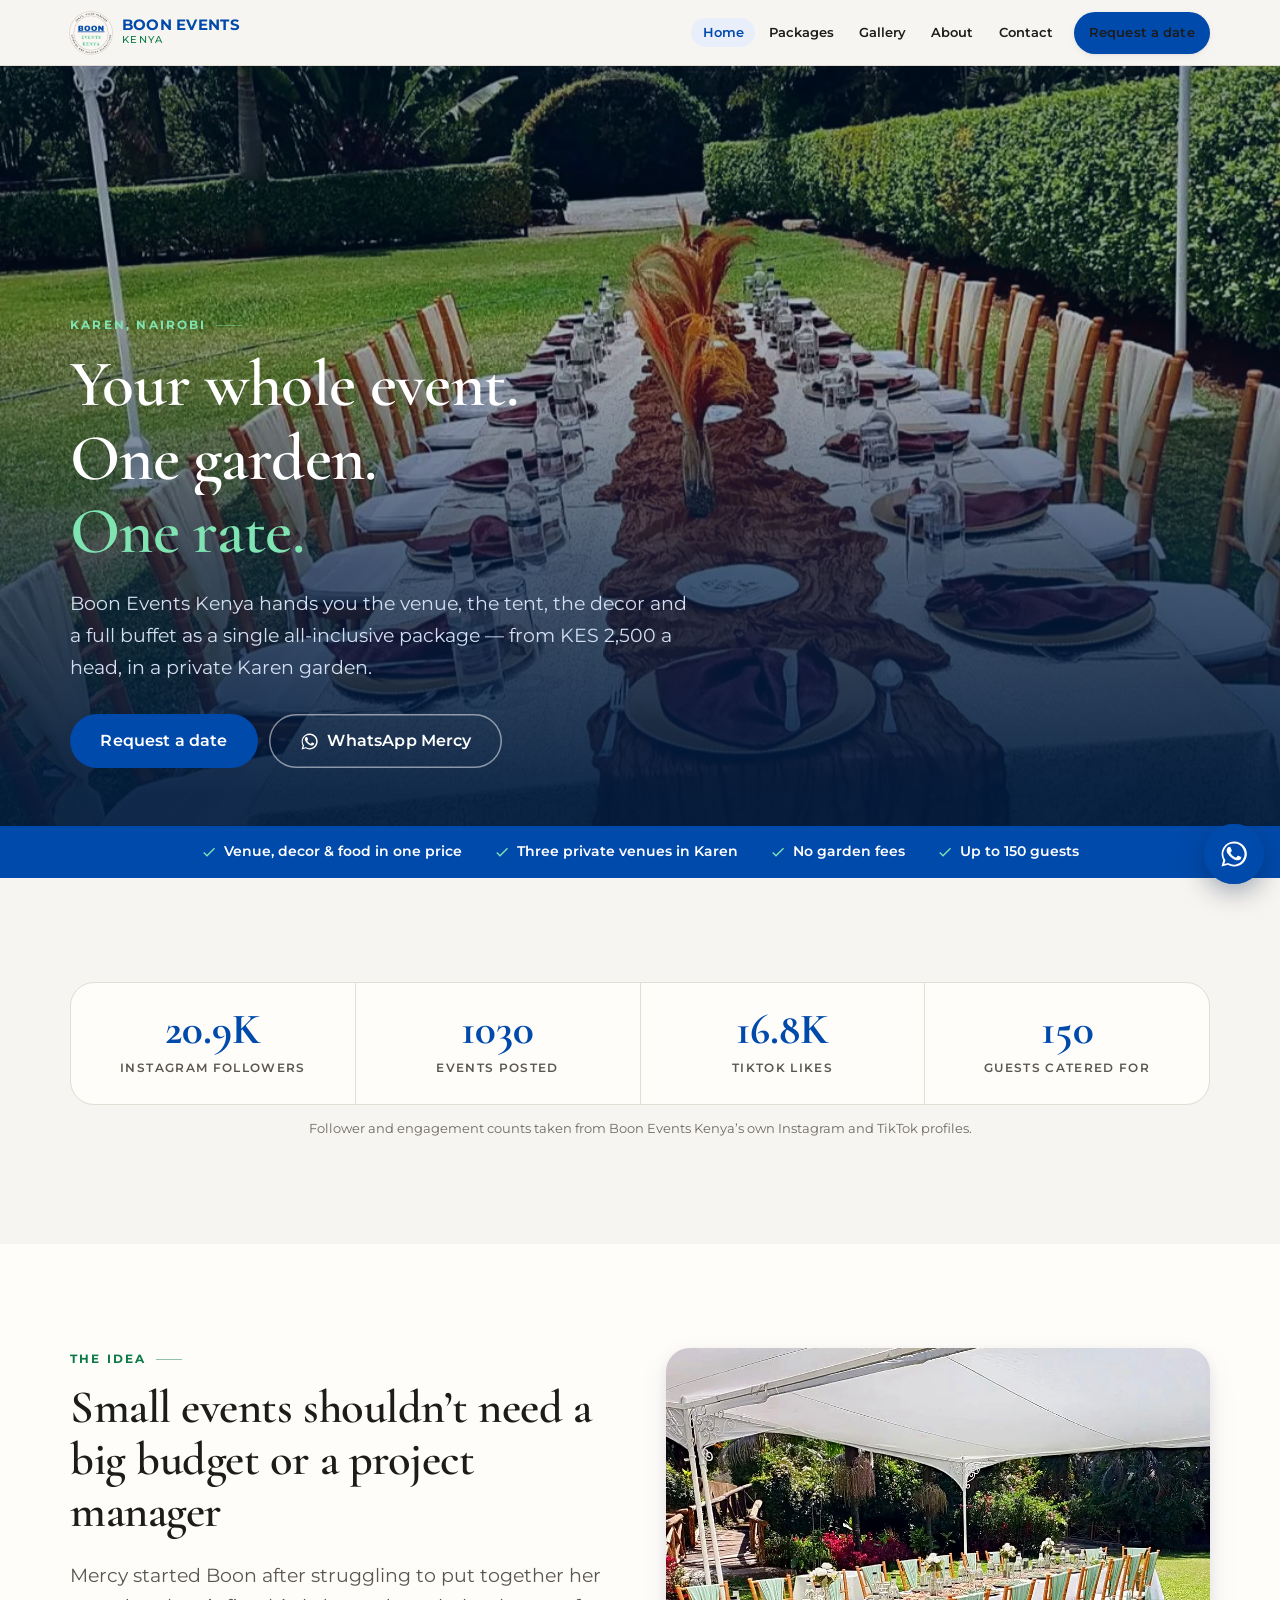
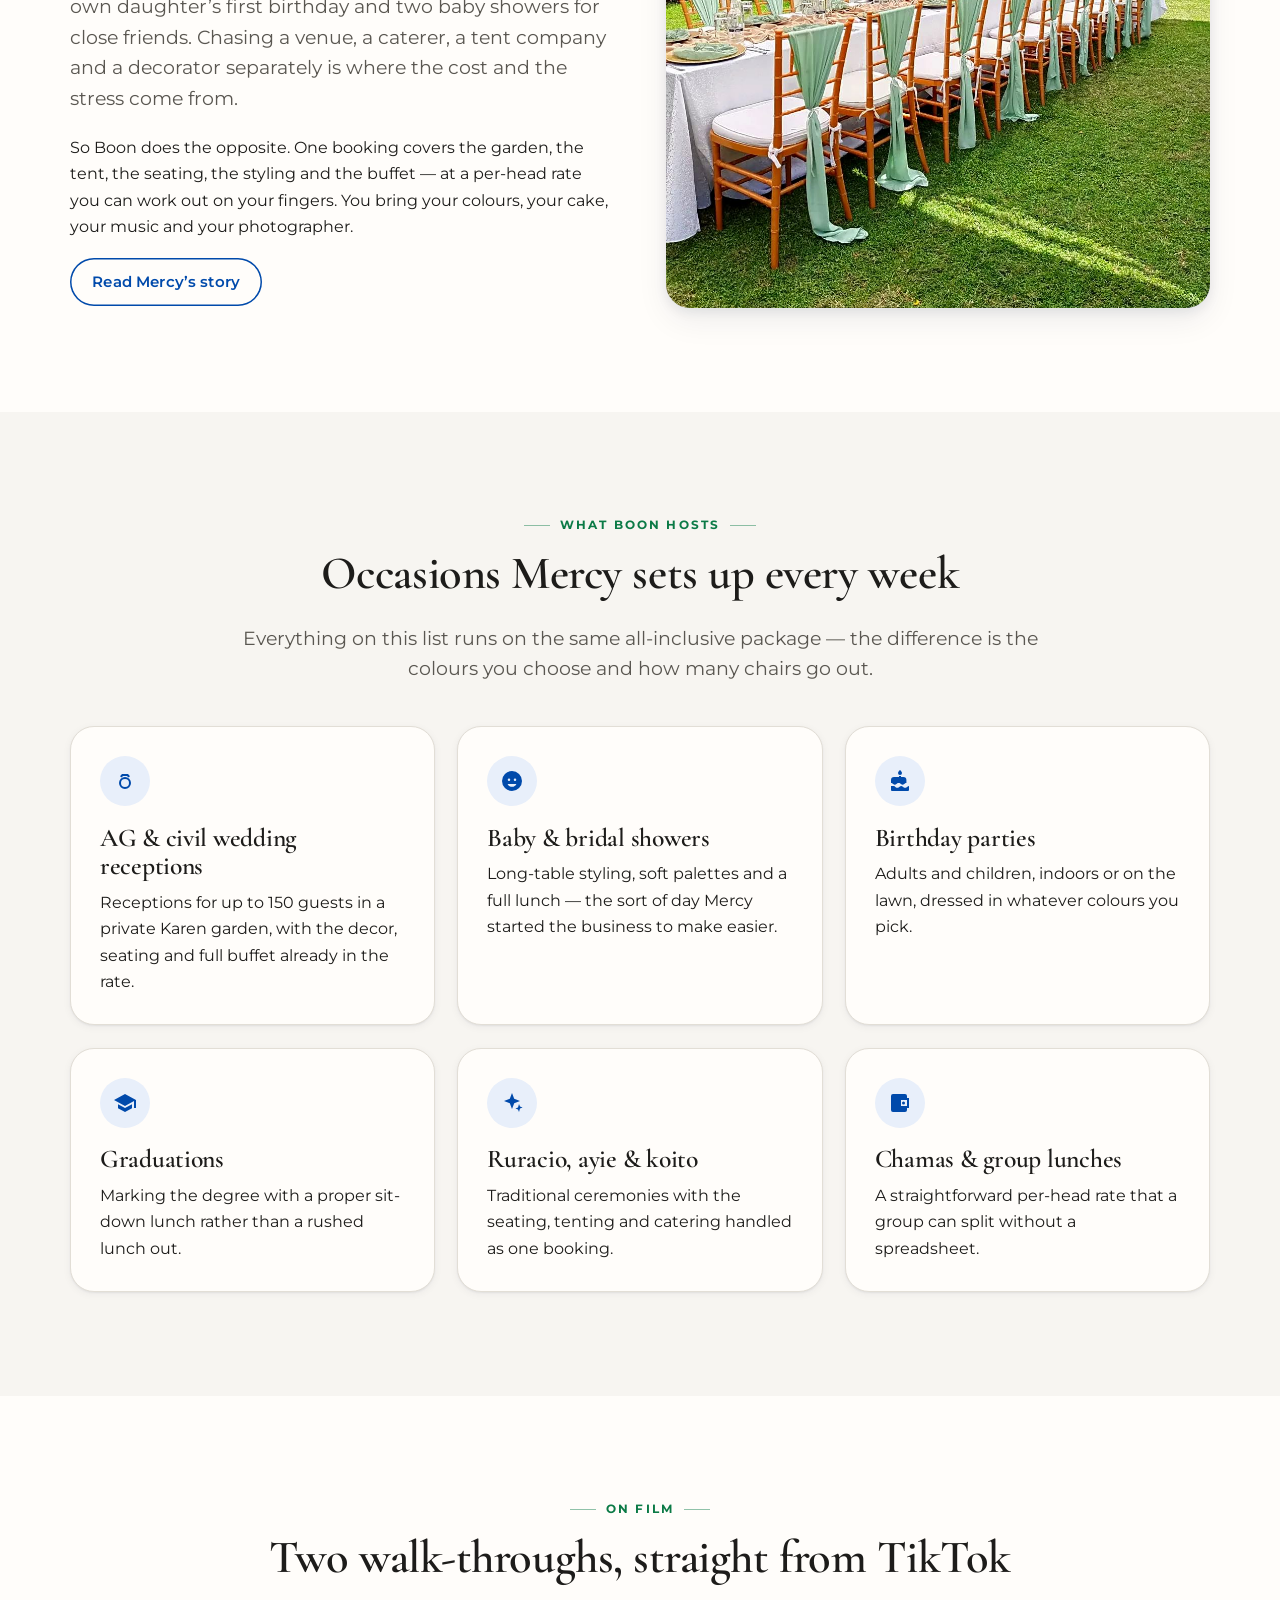
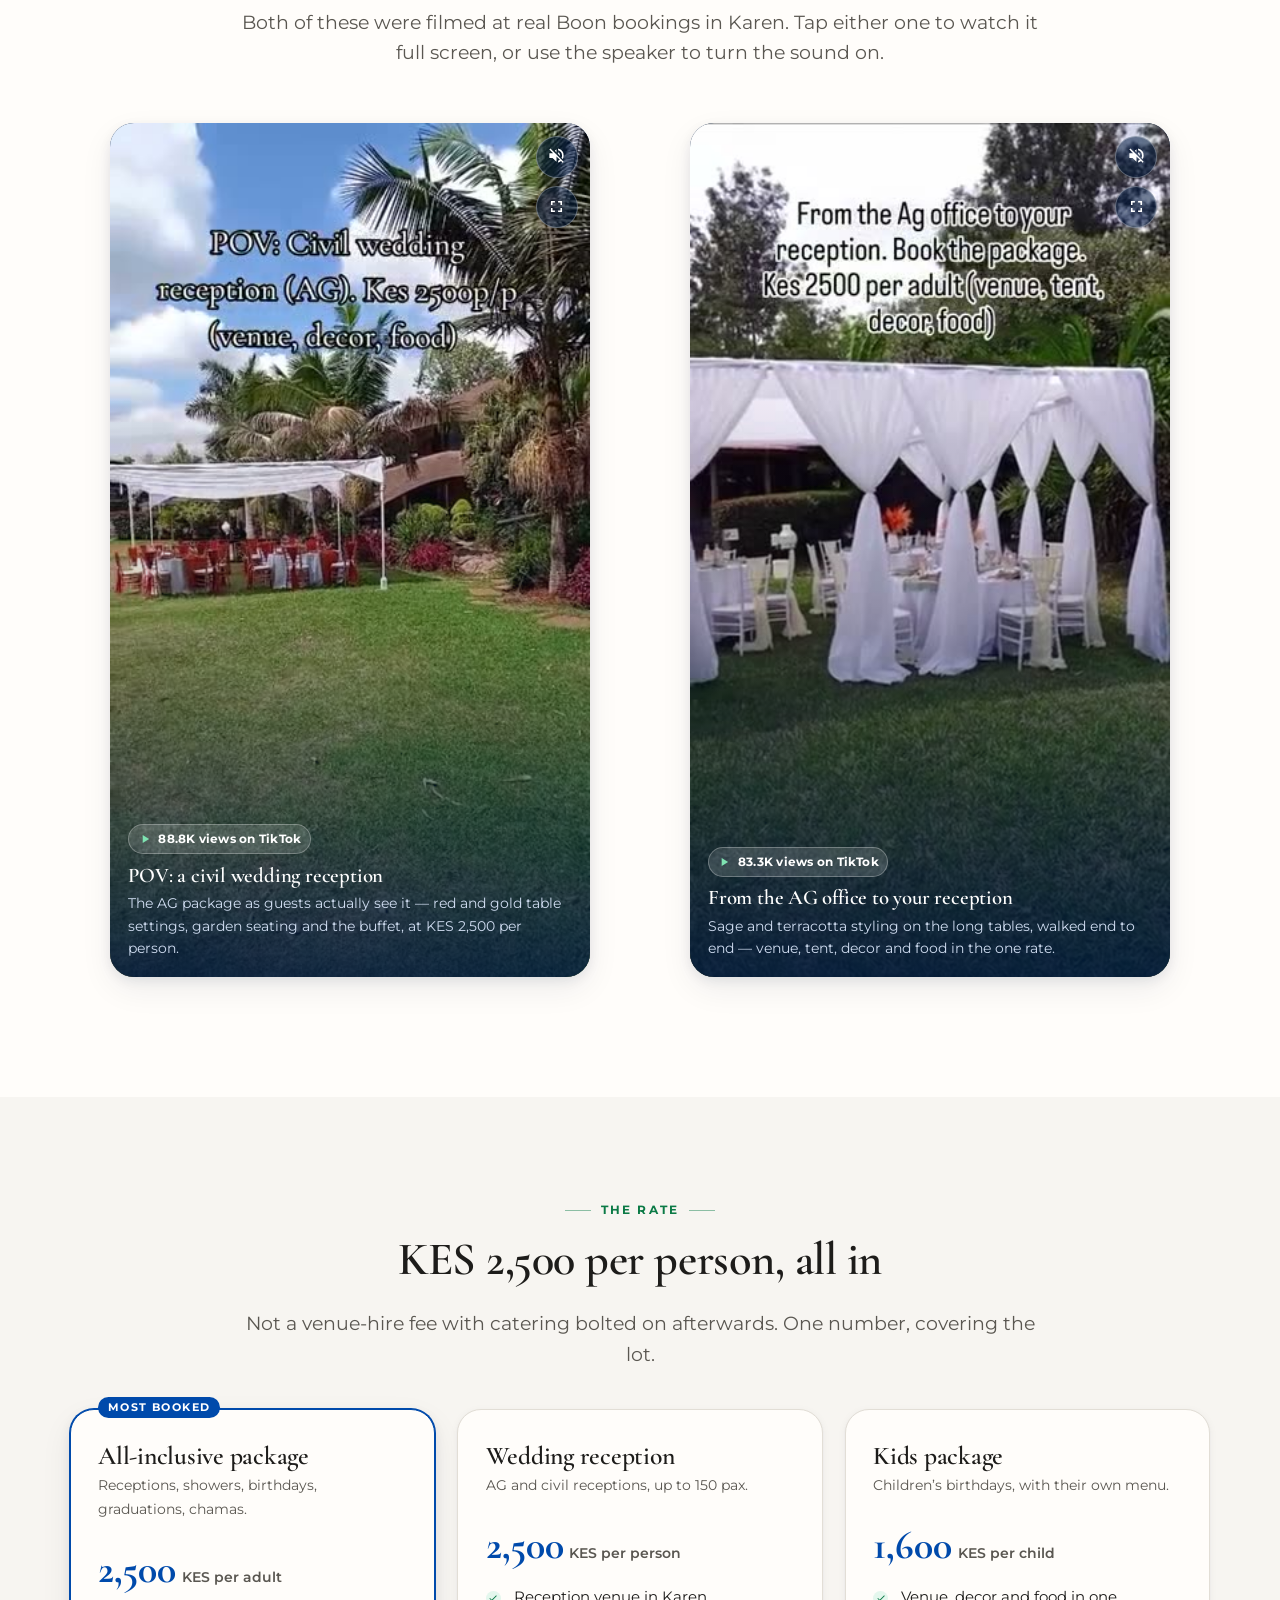
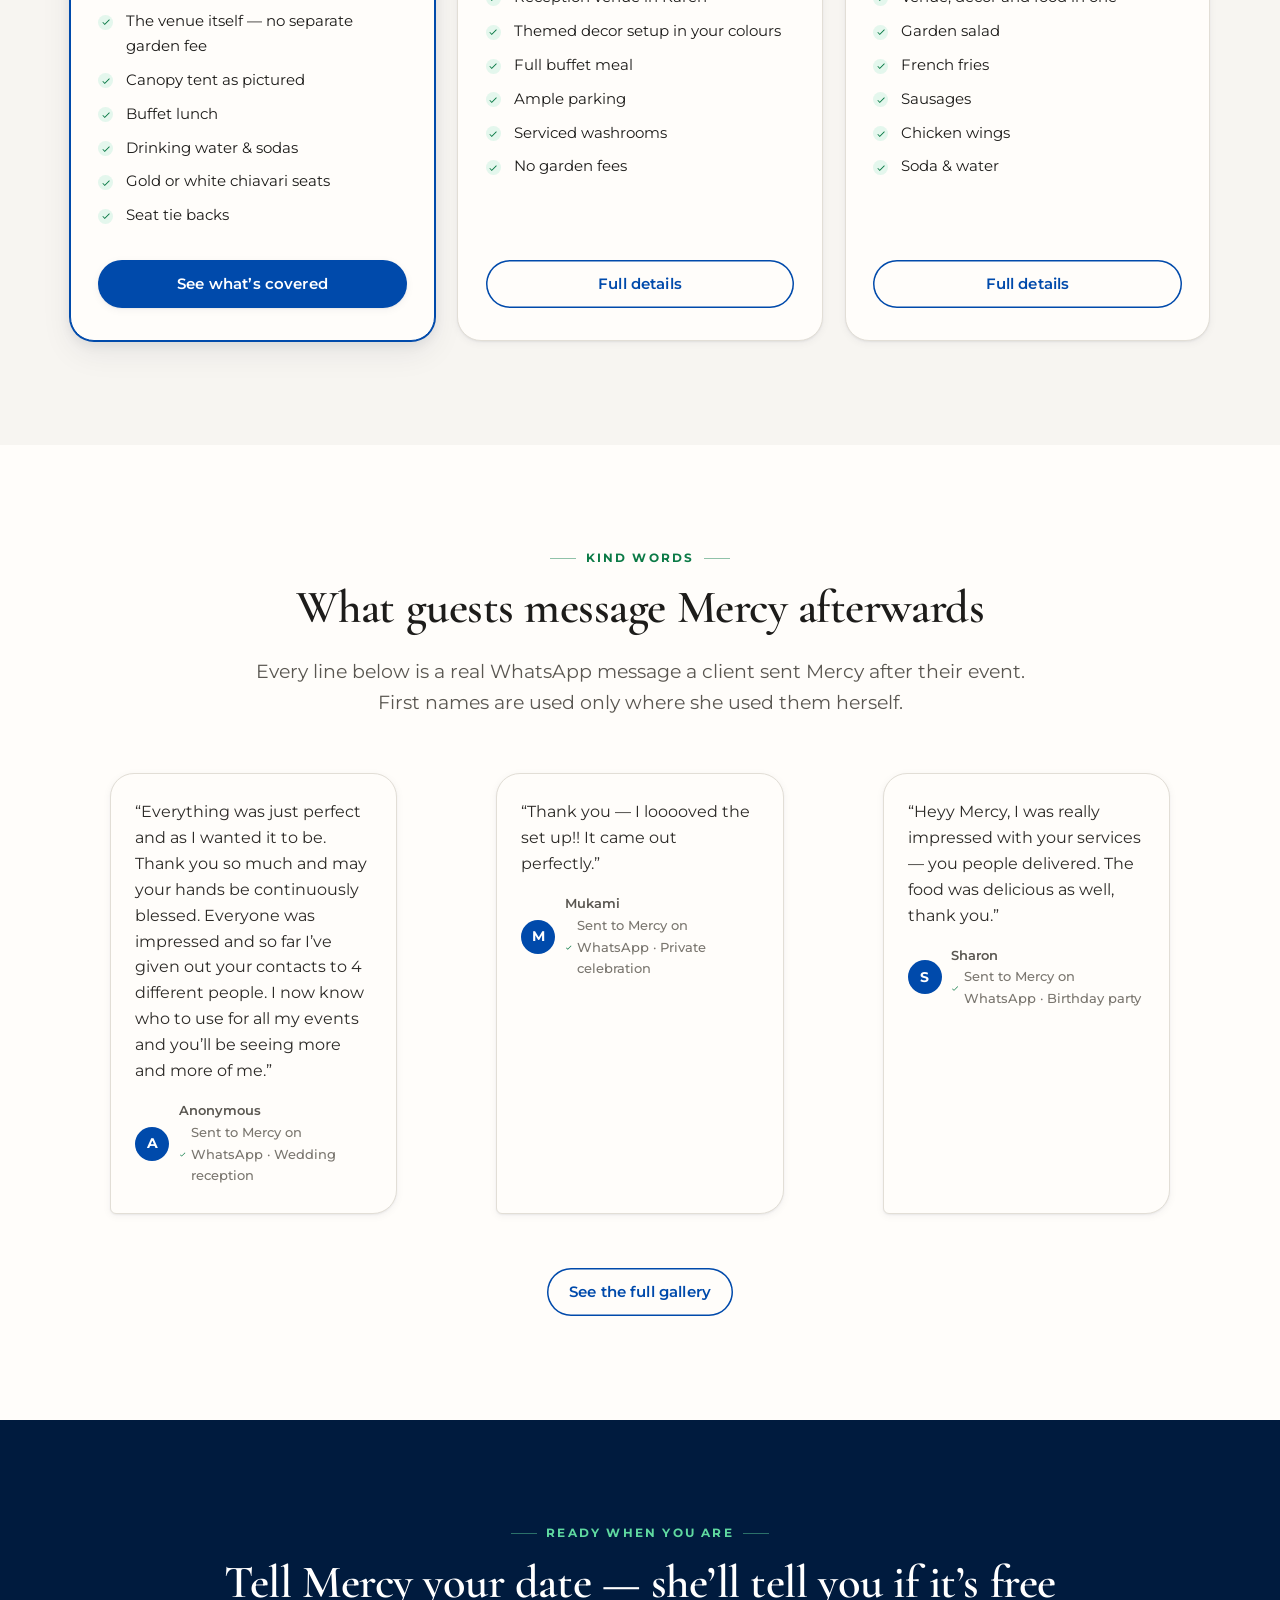
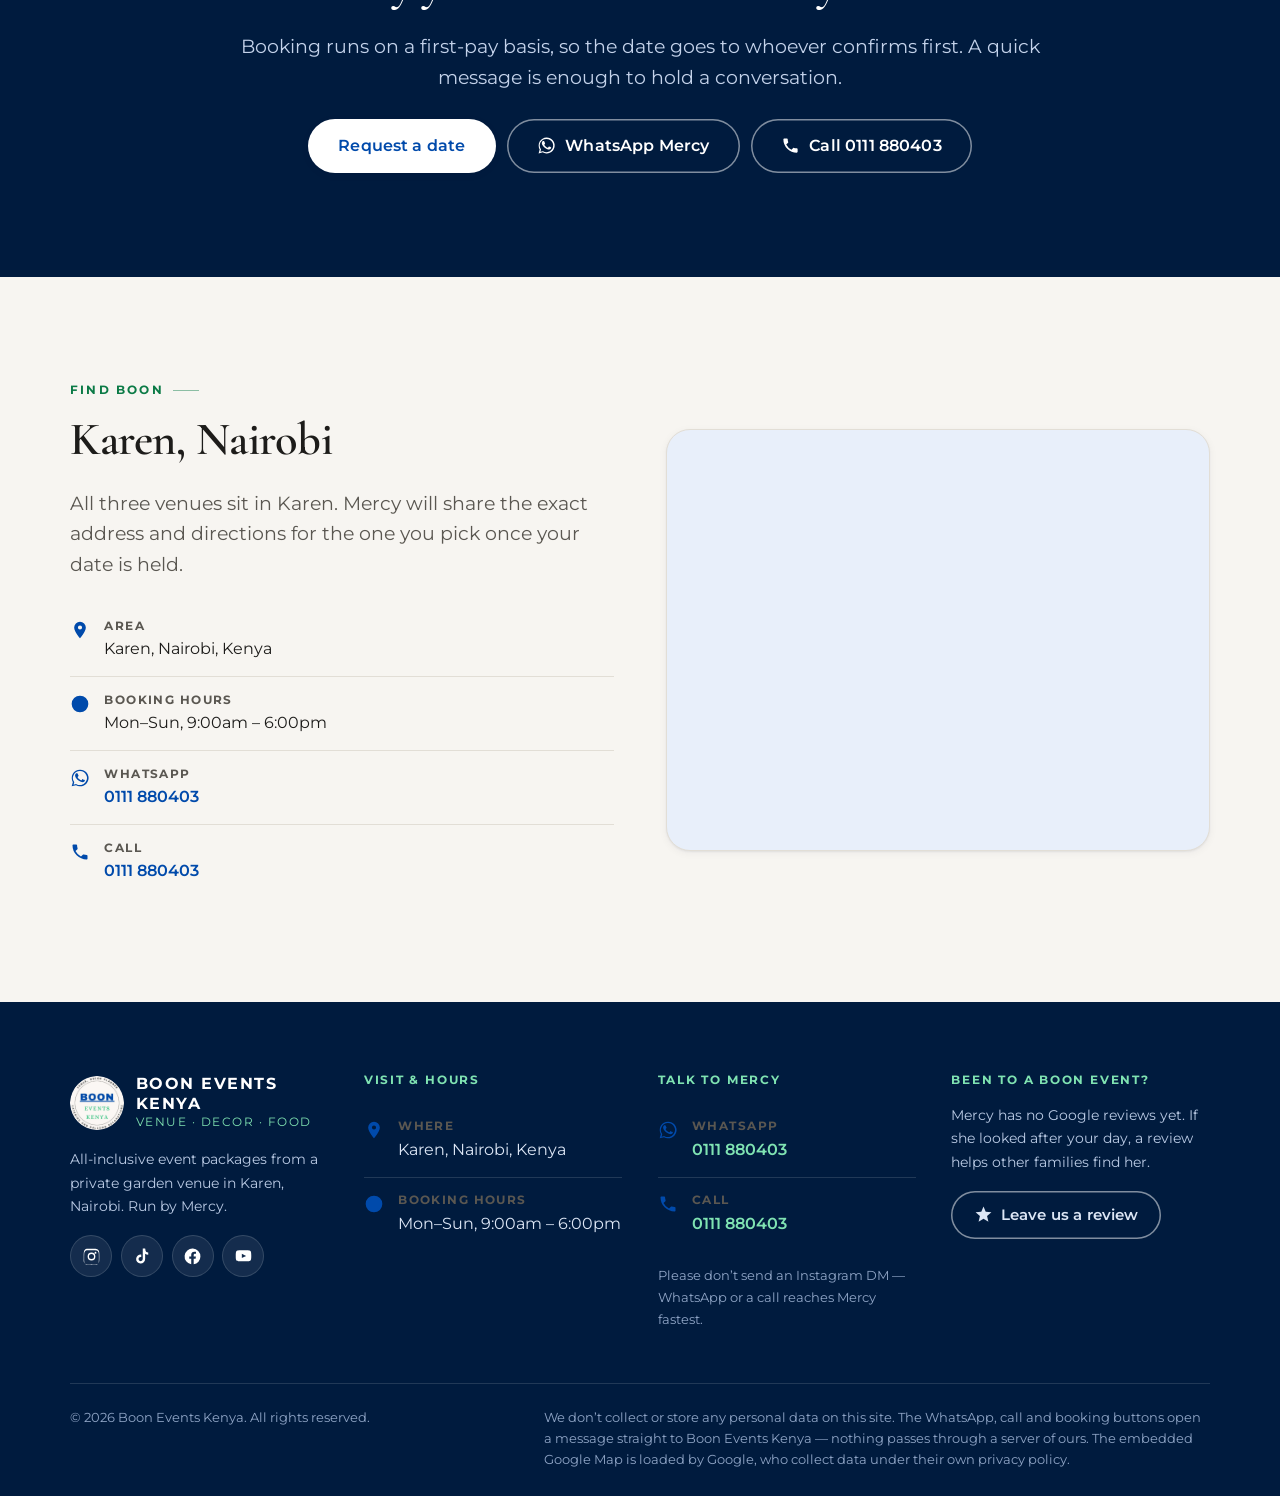
<file: index.html>
<!doctype html>
<html lang="en">
<head>
<meta charset="utf-8">
<meta name="viewport" content="width=device-width, initial-scale=1">
<title>Boon Events Kenya | All-inclusive event packages in Karen, Nairobi</title>
<meta name="description" content="Venue, tent, decor and a full buffet from KES 2,500 per person in a private Karen garden. Weddings, baby showers, birthdays and graduations for up to 150 guests. WhatsApp Mercy on 0111 880403.">
<link rel="canonical" href="https://ignatius-kimeu.github.io/storyfront-boon-events-kenya/">
<meta name="theme-color" content="#004AAB">
<meta name="robots" content="index, follow">

<meta property="og:type" content="website">
<meta property="og:site_name" content="Boon Events Kenya">
<meta property="og:locale" content="en_KE">
<meta property="og:title" content="Boon Events Kenya | All-inclusive event packages in Karen, Nairobi">
<meta property="og:description" content="Venue, tent, decor and a full buffet from KES 2,500 per person in a private Karen garden. Weddings, baby showers, birthdays and graduations for up to 150 guests. WhatsApp Mercy on 0111 880403.">
<meta property="og:url" content="https://ignatius-kimeu.github.io/storyfront-boon-events-kenya/">
<meta property="og:image" content="https://ignatius-kimeu.github.io/storyfront-boon-events-kenya/og-image.jpg">
<meta property="og:image:width" content="1200">
<meta property="og:image:height" content="630">
<meta property="og:image:alt" content="Boon Events Kenya — garden table setting in Karen, Nairobi">
<meta name="twitter:card" content="summary_large_image">
<meta name="twitter:title" content="Boon Events Kenya | All-inclusive event packages in Karen, Nairobi">
<meta name="twitter:description" content="Venue, tent, decor and a full buffet from KES 2,500 per person in a private Karen garden. Weddings, baby showers, birthdays and graduations for up to 150 guests. WhatsApp Mercy on 0111 880403.">
<meta name="twitter:image" content="https://ignatius-kimeu.github.io/storyfront-boon-events-kenya/og-image.jpg">

<link rel="icon" href="favicon.ico" sizes="any">
<link rel="icon" type="image/png" href="favicon.png">
<link rel="apple-touch-icon" href="apple-touch-icon.png">

<link rel="preconnect" href="https://fonts.googleapis.com">
<link rel="preconnect" href="https://fonts.gstatic.com" crossorigin>
<link rel="stylesheet" href="https://fonts.googleapis.com/css2?family=Cormorant+Garamond:wght@500;600;700&family=Montserrat:wght@400;500;600;700;800&display=swap">
<link rel="stylesheet" href="assets/style.css">
</head>
<body>
<div class="splash" aria-hidden="true"><div class="splash__seal"><img src="favicon.png" alt="" width="104" height="104"></div></div>

<a class="skip" href="#main">Skip to content</a>

<header class="hdr">
  <div class="wrap hdr__in">
    <a class="brand" href="index.html">
      <img src="favicon.png" alt="Boon Events Kenya" width="42" height="42">
      <span><b>BOON EVENTS</b><span>Kenya</span></span>
    </a>
    <button class="burger" type="button" aria-label="Menu" aria-expanded="false" aria-controls="nav"><span></span></button>
    <nav class="nav" id="nav" aria-label="Main">
      <a href="index.html" aria-current="page">Home</a><a href="services.html">Packages</a><a href="gallery.html">Gallery</a><a href="about.html">About</a><a href="contact.html">Contact</a>
      <a class="btn" href="book.html">Request a date</a>
    </nav>
  </div>
</header>
<main id="main">
<section class="hero">
  <div class="hero__bg">
    <img src="images/brown-gold-garden-table.jpg" alt="Long garden table in tan and brown linen with feather centrepieces and gold chiavari chairs" width="1080" height="1440" fetchpriority="high">
  </div>
  <div class="hero__in">
    <div class="wrap">
      <p class="eyebrow">Karen, Nairobi</p>
      <h1><span class="tr"><span>Your whole event.</span></span><span class="tr"><span>One garden.</span></span><span class="tr"><span><em>One rate.</em></span></span></h1>
      <p class="hero__sub">Boon Events Kenya hands you the venue, the tent, the decor and a full buffet as a single all-inclusive package &mdash; from KES 2,500 a head, in a private Karen garden.</p>
      <div class="btn-row">
        <a class="btn btn--lg" href="book.html">Request a date</a>
        <a class="btn btn--lg btn--onblue" href="https://wa.me/254111880403?text=Hi%20Boon%20Events%20Kenya!%20I%20found%20you%20on%20your%20website%20and%20I%27d%20like%20to%20ask%20about%20your%20event%20packages%20in%20Karen." target="_blank" rel="noopener"><svg viewBox="0 0 24 24" aria-hidden="true" focusable="false"><path d="M17.5 14.4c-.3-.2-1.8-.9-2-1-.3-.1-.5-.2-.7.1s-.7 1-.9 1.2c-.2.2-.3.2-.6.1a8 8 0 0 1-2.4-1.5 9 9 0 0 1-1.6-2c-.2-.4 0-.5.1-.7l.5-.6.3-.5v-.5l-1-2.2c-.2-.6-.5-.5-.7-.5h-.6c-.2 0-.5.1-.8.4a3.2 3.2 0 0 0-1 2.4c0 1.4 1 2.7 1.2 2.9.1.2 2 3.1 5 4.3 1.8.7 2.5.8 3.3.7.6 0 1.8-.7 2-1.4.3-.7.3-1.3.2-1.4l-.3-.3M12 2a10 10 0 0 0-8.6 15L2 22l5.2-1.4A10 10 0 1 0 12 2m0 1.7a8.3 8.3 0 0 1 6.6 13.4 8.3 8.3 0 0 1-10.9 2.3l-.4-.2-3 .8.8-3-.2-.4A8.3 8.3 0 0 1 12 3.7"/></svg> WhatsApp Mercy</a>
      </div>
    </div>
  </div>
</section>

<div class="hero__strip">
  <div class="wrap">
    <ul>
      <li><svg viewBox="0 0 24 24" aria-hidden="true" focusable="false"><path d="M9 16.2 4.8 12l-1.4 1.4L9 19 21 7l-1.4-1.4z"/></svg> Venue, decor &amp; food in one price</li>
      <li><svg viewBox="0 0 24 24" aria-hidden="true" focusable="false"><path d="M9 16.2 4.8 12l-1.4 1.4L9 19 21 7l-1.4-1.4z"/></svg> Three private venues in Karen</li>
      <li><svg viewBox="0 0 24 24" aria-hidden="true" focusable="false"><path d="M9 16.2 4.8 12l-1.4 1.4L9 19 21 7l-1.4-1.4z"/></svg> No garden fees</li>
      <li><svg viewBox="0 0 24 24" aria-hidden="true" focusable="false"><path d="M9 16.2 4.8 12l-1.4 1.4L9 19 21 7l-1.4-1.4z"/></svg> Up to 150 guests</li>
    </ul>
  </div>
</div>

<section class="section">
  <div class="wrap">
    <div class="stats rv">
      <div class="stat"><b data-count="20.9" data-suffix="K">20.9K</b><span>Instagram followers</span></div>
      <div class="stat"><b data-count="1030">1030</b><span>Events posted</span></div>
      <div class="stat"><b data-count="16.8" data-suffix="K">16.8K</b><span>TikTok likes</span></div>
      <div class="stat"><b data-count="150">150</b><span>Guests catered for</span></div>
    </div>
    <p style="font-size:.79rem;color:#6E6A63;margin:.9rem 0 0;text-align:center">Follower and engagement counts taken from Boon Events Kenya&rsquo;s own Instagram and TikTok profiles.</p>
  </div>
</section>

<section class="section section--tint">
  <div class="wrap">
    <div class="split">
      <div class="rv">
        <p class="eyebrow">The idea</p>
        <h2>Small events shouldn&rsquo;t need a big budget or a project manager</h2>
        <p class="lede">Mercy started Boon after struggling to put together her own daughter&rsquo;s first birthday and two baby showers for close friends. Chasing a venue, a caterer, a tent company and a decorator separately is where the cost and the stress come from.</p>
        <p>So Boon does the opposite. One booking covers the garden, the tent, the seating, the styling and the buffet &mdash; at a per-head rate you can work out on your fingers. You bring your colours, your cake, your music and your photographer.</p>
        <a class="btn btn--ghost" href="about.html">Read Mercy&rsquo;s story</a>
      </div>
      <div class="split__img rv rv-d2">
        <img src="images/sage-garden-long-table.jpg" alt="Long garden table dressed in sage green with gold chiavari chairs and white linen, set out on the lawn" width="1080" height="1440" loading="lazy">
      </div>
    </div>
  </div>
</section>

<section class="section">
  <div class="wrap">
    <div class="center" style="margin-bottom:2.6rem">
      <p class="eyebrow">What Boon hosts</p>
      <h2 class="rv">Occasions Mercy sets up every week</h2>
      <p class="lede rv rv-d1">Everything on this list runs on the same all-inclusive package &mdash; the difference is the colours you choose and how many chairs go out.</p>
    </div>
    <div class="grid grid--3"><article class="card rv rv-d1"><div class="card__icon"><svg viewBox="0 0 24 24" aria-hidden="true" focusable="false"><path d="M12 8a6 6 0 1 0 0 12 6 6 0 0 0 0-12m0 10a4 4 0 1 1 0-8 4 4 0 0 1 0 8m3-13h-6L7 7.3l1.6 1.2L10 7h4l1.4 1.5L17 7.3z"/></svg></div><h3>AG &amp; civil wedding receptions</h3><p>Receptions for up to 150 guests in a private Karen garden, with the decor, seating and full buffet already in the rate.</p></article><article class="card rv rv-d2"><div class="card__icon"><svg viewBox="0 0 24 24" aria-hidden="true" focusable="false"><path d="M12 2a10 10 0 1 0 0 20 10 10 0 0 0 0-20M9 9.5a1.2 1.2 0 1 1 0 2.5 1.2 1.2 0 0 1 0-2.5m6 0a1.2 1.2 0 1 1 0 2.5 1.2 1.2 0 0 1 0-2.5m-3 8.3c-2 0-3.7-1.2-4.4-2.9h8.8c-.7 1.7-2.4 2.9-4.4 2.9"/></svg></div><h3>Baby &amp; bridal showers</h3><p>Long-table styling, soft palettes and a full lunch &mdash; the sort of day Mercy started the business to make easier.</p></article><article class="card rv rv-d3"><div class="card__icon"><svg viewBox="0 0 24 24" aria-hidden="true" focusable="false"><path d="M12 6a2 2 0 0 0 2-2c0-1.1-2-3-2-3s-2 1.9-2 3a2 2 0 0 0 2 2m6 2h-5V7h-2v1H6a3 3 0 0 0-3 3v3c1 0 1.6.5 2.2 1 .5.4.9.7 1.6.7s1-.3 1.6-.7c.6-.5 1.2-1 2.3-1s1.7.5 2.3 1c.5.4.9.7 1.6.7s1-.3 1.6-.7c.6-.5 1.2-1 2.2-1v-3a3 3 0 0 0-3-3M4 22h16a1 1 0 0 0 1-1v-4c-.7 0-1 .3-1.6.7-.6.5-1.2 1-2.3 1s-1.7-.5-2.3-1c-.5-.4-.9-.7-1.6-.7s-1 .3-1.6.7c-.6.5-1.2 1-2.3 1s-1.7-.5-2.3-1C6.9 17.3 6.6 17 6 17H3v4a1 1 0 0 0 1 1"/></svg></div><h3>Birthday parties</h3><p>Adults and children, indoors or on the lawn, dressed in whatever colours you pick.</p></article><article class="card rv rv-d1"><div class="card__icon"><svg viewBox="0 0 24 24" aria-hidden="true" focusable="false"><path d="M12 3 1 9l11 6 9-4.9V17h2V9zM5 13.2v4L12 21l7-3.8v-4L12 17z"/></svg></div><h3>Graduations</h3><p>Marking the degree with a proper sit-down lunch rather than a rushed lunch out.</p></article><article class="card rv rv-d2"><div class="card__icon"><svg viewBox="0 0 24 24" aria-hidden="true" focusable="false"><path d="m12 2 2.2 5.8L20 10l-5.8 2.2L12 18l-2.2-5.8L4 10l5.8-2.2zm7 11 1 2.6 2.6 1-2.6 1L19 21l-1-2.6-2.6-1 2.6-1z"/></svg></div><h3>Ruracio, ayie &amp; koito</h3><p>Traditional ceremonies with the seating, tenting and catering handled as one booking.</p></article><article class="card rv rv-d3"><div class="card__icon"><svg viewBox="0 0 24 24" aria-hidden="true" focusable="false"><path d="M19 7V5a2 2 0 0 0-2-2H5a2 2 0 0 0-2 2v14a2 2 0 0 0 2 2h12a2 2 0 0 0 2-2v-2h2V7zm0 8h-6V9h6zm-3.5-1.5a1.5 1.5 0 1 0 0-3 1.5 1.5 0 0 0 0 3"/></svg></div><h3>Chamas &amp; group lunches</h3><p>A straightforward per-head rate that a group can split without a spreadsheet.</p></article></div>
  </div>
</section>

<section class="section section--tint">
  <div class="wrap">
    <div class="center" style="margin-bottom:2.4rem">
      <p class="eyebrow">On film</p>
      <h2 class="rv">Two walk-throughs, straight from TikTok</h2>
      <p class="lede rv rv-d1">Both of these were filmed at real Boon bookings in Karen. Tap either one to watch it full screen, or use the speaker to turn the sound on.</p>
    </div>
    <div class="films"><figure class="film rv rv-d1">
  <video src="videos/film-civil-wedding.mp4" poster="images/film-civil-wedding-poster.jpg"
         muted loop playsinline preload="none"
         aria-label="POV: a civil wedding reception &mdash; tap to play full screen"></video>
  <div class="film__scrim"></div>
  <div class="film__btns">
    <button class="film__btn film__btn--sound" type="button" aria-pressed="false" aria-label="Turn sound on for this film">
      <span class="i-on" hidden><svg viewBox="0 0 24 24" aria-hidden="true" focusable="false"><path d="M3 9v6h4l5 5V4L7 9zm13.5 3a4.5 4.5 0 0 0-2.5-4v8a4.5 4.5 0 0 0 2.5-4M14 2.2v2.1a7.7 7.7 0 0 1 0 15.4v2.1a9.8 9.8 0 0 0 0-19.6"/></svg></span><span class="i-off"><svg viewBox="0 0 24 24" aria-hidden="true" focusable="false"><path d="M16.5 12A4.5 4.5 0 0 0 14 8v2.2l2.5 2.5zM19 12a7 7 0 0 1-.6 2.8l1.5 1.5A8.9 8.9 0 0 0 21 12a9 9 0 0 0-7-8.8v2.1A7 7 0 0 1 19 12M4.3 3 3 4.3 7.7 9H3v6h4l5 5v-6.7l4.3 4.2c-.7.5-1.4 1-2.3 1.2v2.1a9 9 0 0 0 3.7-1.8l2 2.1 1.3-1.3-8.7-8.7zM12 4 9.9 6.1 12 8.2z"/></svg></span>
    </button>
    <button class="film__btn film__btn--full" type="button" aria-label="Play POV: a civil wedding reception full screen"><svg viewBox="0 0 24 24" aria-hidden="true" focusable="false"><path d="M7 14H5v5h5v-2H7zm-2-4h2V7h3V5H5zm12 7h-3v2h5v-5h-2zM14 5v2h3v3h2V5z"/></svg></button>
  </div>
  <figcaption class="film__meta">
    <span class="film__views"><svg viewBox="0 0 24 24" aria-hidden="true" focusable="false"><path d="M8 5v14l11-7z"/></svg> 88.8K views on TikTok</span>
    <h3>POV: a civil wedding reception</h3>
    <p>The AG package as guests actually see it &mdash; red and gold table settings, garden seating and the buffet, at KES 2,500 per person.</p>
  </figcaption>
</figure><figure class="film rv rv-d2">
  <video src="videos/film-ag-reception.mp4" poster="images/film-ag-reception-poster.jpg"
         muted loop playsinline preload="none"
         aria-label="From the AG office to your reception &mdash; tap to play full screen"></video>
  <div class="film__scrim"></div>
  <div class="film__btns">
    <button class="film__btn film__btn--sound" type="button" aria-pressed="false" aria-label="Turn sound on for this film">
      <span class="i-on" hidden><svg viewBox="0 0 24 24" aria-hidden="true" focusable="false"><path d="M3 9v6h4l5 5V4L7 9zm13.5 3a4.5 4.5 0 0 0-2.5-4v8a4.5 4.5 0 0 0 2.5-4M14 2.2v2.1a7.7 7.7 0 0 1 0 15.4v2.1a9.8 9.8 0 0 0 0-19.6"/></svg></span><span class="i-off"><svg viewBox="0 0 24 24" aria-hidden="true" focusable="false"><path d="M16.5 12A4.5 4.5 0 0 0 14 8v2.2l2.5 2.5zM19 12a7 7 0 0 1-.6 2.8l1.5 1.5A8.9 8.9 0 0 0 21 12a9 9 0 0 0-7-8.8v2.1A7 7 0 0 1 19 12M4.3 3 3 4.3 7.7 9H3v6h4l5 5v-6.7l4.3 4.2c-.7.5-1.4 1-2.3 1.2v2.1a9 9 0 0 0 3.7-1.8l2 2.1 1.3-1.3-8.7-8.7zM12 4 9.9 6.1 12 8.2z"/></svg></span>
    </button>
    <button class="film__btn film__btn--full" type="button" aria-label="Play From the AG office to your reception full screen"><svg viewBox="0 0 24 24" aria-hidden="true" focusable="false"><path d="M7 14H5v5h5v-2H7zm-2-4h2V7h3V5H5zm12 7h-3v2h5v-5h-2zM14 5v2h3v3h2V5z"/></svg></button>
  </div>
  <figcaption class="film__meta">
    <span class="film__views"><svg viewBox="0 0 24 24" aria-hidden="true" focusable="false"><path d="M8 5v14l11-7z"/></svg> 83.3K views on TikTok</span>
    <h3>From the AG office to your reception</h3>
    <p>Sage and terracotta styling on the long tables, walked end to end &mdash; venue, tent, decor and food in the one rate.</p>
  </figcaption>
</figure></div>
  </div>
</section>

<section class="section">
  <div class="wrap">
    <div class="center" style="margin-bottom:2.4rem">
      <p class="eyebrow">The rate</p>
      <h2 class="rv">KES 2,500 per person, all in</h2>
      <p class="lede rv rv-d1">Not a venue-hire fee with catering bolted on afterwards. One number, covering the lot.</p>
    </div>
    <div class="price-grid">
      <div class="price price--lead rv">
        <span class="price__tag">Most booked</span>
        <h3>All-inclusive package</h3>
        <p style="font-size:.9rem;color:#5A5751">Receptions, showers, birthdays, graduations, chamas.</p>
        <div class="price__rate"><b>2,500</b><span>KES per adult</span></div>
        <ul class="tick"><li>The venue itself &mdash; no separate garden fee</li><li>Canopy tent as pictured</li><li>Buffet lunch</li><li>Drinking water &amp; sodas</li><li>Gold or white chiavari seats</li><li>Seat tie backs</li></ul>
        <a class="btn btn--block" href="services.html">See what&rsquo;s covered</a>
      </div>
      <div class="price rv rv-d2">
        <h3>Wedding reception</h3>
        <p style="font-size:.9rem;color:#5A5751">AG and civil receptions, up to 150 pax.</p>
        <div class="price__rate"><b>2,500</b><span>KES per person</span></div>
        <ul class="tick"><li>Reception venue in Karen</li><li>Themed decor setup in your colours</li><li>Full buffet meal</li><li>Ample parking</li><li>Serviced washrooms</li><li>No garden fees</li></ul>
        <a class="btn btn--ghost btn--block" href="services.html">Full details</a>
      </div>
      <div class="price rv rv-d3">
        <h3>Kids package</h3>
        <p style="font-size:.9rem;color:#5A5751">Children&rsquo;s birthdays, with their own menu.</p>
        <div class="price__rate"><b>1,600</b><span>KES per child</span></div>
        <ul class="tick"><li>Venue, decor and food in one</li><li>Garden salad</li><li>French fries</li><li>Sausages</li><li>Chicken wings</li><li>Soda &amp; water</li></ul>
        <a class="btn btn--ghost btn--block" href="services.html">Full details</a>
      </div>
    </div>
  </div>
</section>

<section class="section section--tint">
  <div class="wrap">
    <div class="center" style="margin-bottom:2.4rem">
      <p class="eyebrow">Kind words</p>
      <h2 class="rv">What guests message Mercy afterwards</h2>
      <p class="lede rv rv-d1">Every line below is a real WhatsApp message a client sent Mercy after their event. First names are used only where she used them herself.</p>
    </div>
    <div class="quotes"><figure class="quote rv"><p>&ldquo;Everything was just perfect and as I wanted it to be. Thank you so much and may your hands be continuously blessed. Everyone was impressed and so far I&rsquo;ve given out your contacts to 4 different people. I now know who to use for all my events and you&rsquo;ll be seeing more and more of me.&rdquo;</p><footer><span class="quote__av" aria-hidden="true">A</span><span>Anonymous<br><span class="quote__src"><svg viewBox="0 0 24 24" aria-hidden="true" focusable="false"><path d="M9 16.2 4.8 12l-1.4 1.4L9 19 21 7l-1.4-1.4z"/></svg> Sent to Mercy on WhatsApp &middot; Wedding reception</span></span></footer></figure><figure class="quote rv"><p>&ldquo;Thank you &mdash; I looooved the set up!! It came out perfectly.&rdquo;</p><footer><span class="quote__av" aria-hidden="true">M</span><span>Mukami<br><span class="quote__src"><svg viewBox="0 0 24 24" aria-hidden="true" focusable="false"><path d="M9 16.2 4.8 12l-1.4 1.4L9 19 21 7l-1.4-1.4z"/></svg> Sent to Mercy on WhatsApp &middot; Private celebration</span></span></footer></figure><figure class="quote rv"><p>&ldquo;Heyy Mercy, I was really impressed with your services &mdash; you people delivered. The food was delicious as well, thank you.&rdquo;</p><footer><span class="quote__av" aria-hidden="true">S</span><span>Sharon<br><span class="quote__src"><svg viewBox="0 0 24 24" aria-hidden="true" focusable="false"><path d="M9 16.2 4.8 12l-1.4 1.4L9 19 21 7l-1.4-1.4z"/></svg> Sent to Mercy on WhatsApp &middot; Birthday party</span></span></footer></figure></div>
    <div class="center" style="margin-top:2.4rem">
      <a class="btn btn--ghost" href="gallery.html">See the full gallery</a>
    </div>
  </div>
</section>

<section class="section section--blue">
  <div class="wrap center">
    <p class="eyebrow">Ready when you are</p>
    <h2>Tell Mercy your date &mdash; she&rsquo;ll tell you if it&rsquo;s free</h2>
    <p class="lede">Booking runs on a first-pay basis, so the date goes to whoever confirms first. A quick message is enough to hold a conversation.</p>
    <div class="btn-row" style="margin-top:1.6rem">
      <a class="btn btn--lg btn--light" href="book.html">Request a date</a>
      <a class="btn btn--lg btn--onblue" href="https://wa.me/254111880403?text=Hi%20Boon%20Events%20Kenya!%20I%20found%20you%20on%20your%20website%20and%20I%27d%20like%20to%20ask%20about%20your%20event%20packages%20in%20Karen." target="_blank" rel="noopener"><svg viewBox="0 0 24 24" aria-hidden="true" focusable="false"><path d="M17.5 14.4c-.3-.2-1.8-.9-2-1-.3-.1-.5-.2-.7.1s-.7 1-.9 1.2c-.2.2-.3.2-.6.1a8 8 0 0 1-2.4-1.5 9 9 0 0 1-1.6-2c-.2-.4 0-.5.1-.7l.5-.6.3-.5v-.5l-1-2.2c-.2-.6-.5-.5-.7-.5h-.6c-.2 0-.5.1-.8.4a3.2 3.2 0 0 0-1 2.4c0 1.4 1 2.7 1.2 2.9.1.2 2 3.1 5 4.3 1.8.7 2.5.8 3.3.7.6 0 1.8-.7 2-1.4.3-.7.3-1.3.2-1.4l-.3-.3M12 2a10 10 0 0 0-8.6 15L2 22l5.2-1.4A10 10 0 1 0 12 2m0 1.7a8.3 8.3 0 0 1 6.6 13.4 8.3 8.3 0 0 1-10.9 2.3l-.4-.2-3 .8.8-3-.2-.4A8.3 8.3 0 0 1 12 3.7"/></svg> WhatsApp Mercy</a>
      <a class="btn btn--lg btn--onblue" href="tel:+254111880403"><svg viewBox="0 0 24 24" aria-hidden="true" focusable="false"><path d="M6.6 10.8a15.1 15.1 0 0 0 6.6 6.6l2.2-2.2c.3-.3.7-.4 1-.2 1.2.4 2.4.6 3.6.6.6 0 1 .5 1 1V20c0 .6-.4 1-1 1A17 17 0 0 1 3 4c0-.6.5-1 1-1h3.5c.6 0 1 .4 1 1 0 1.3.2 2.5.6 3.6.1.4 0 .8-.2 1z"/></svg> Call 0111 880403</a>
    </div>
  </div>
</section>

<section class="section">
  <div class="wrap">
    <div class="split">
      <div class="rv">
        <p class="eyebrow">Find Boon</p>
        <h2>Karen, Nairobi</h2>
        <p class="lede">All three venues sit in Karen. Mercy will share the exact address and directions for the one you pick once your date is held.</p>
        <ul class="info" style="margin-top:1.4rem">
          <li><svg viewBox="0 0 24 24" aria-hidden="true" focusable="false"><path d="M12 2a7 7 0 0 0-7 7c0 5.3 7 13 7 13s7-7.7 7-13a7 7 0 0 0-7-7m0 9.5A2.5 2.5 0 1 1 12 6.5a2.5 2.5 0 0 1 0 5"/></svg><span><b>Area</b><span>Karen, Nairobi, Kenya</span></span></li>
          <li><svg viewBox="0 0 24 24" aria-hidden="true" focusable="false"><path d="M12 2a10 10 0 1 0 0 20 10 10 0 0 0 0-20m.5 5H11v6l5.2 3.2.8-1.3-4.5-2.7z"/></svg><span><b>Booking hours</b><span>Mon&ndash;Sun, 9:00am &ndash; 6:00pm</span></span></li>
          <li><svg viewBox="0 0 24 24" aria-hidden="true" focusable="false"><path d="M17.5 14.4c-.3-.2-1.8-.9-2-1-.3-.1-.5-.2-.7.1s-.7 1-.9 1.2c-.2.2-.3.2-.6.1a8 8 0 0 1-2.4-1.5 9 9 0 0 1-1.6-2c-.2-.4 0-.5.1-.7l.5-.6.3-.5v-.5l-1-2.2c-.2-.6-.5-.5-.7-.5h-.6c-.2 0-.5.1-.8.4a3.2 3.2 0 0 0-1 2.4c0 1.4 1 2.7 1.2 2.9.1.2 2 3.1 5 4.3 1.8.7 2.5.8 3.3.7.6 0 1.8-.7 2-1.4.3-.7.3-1.3.2-1.4l-.3-.3M12 2a10 10 0 0 0-8.6 15L2 22l5.2-1.4A10 10 0 1 0 12 2m0 1.7a8.3 8.3 0 0 1 6.6 13.4 8.3 8.3 0 0 1-10.9 2.3l-.4-.2-3 .8.8-3-.2-.4A8.3 8.3 0 0 1 12 3.7"/></svg><span><b>WhatsApp</b><a href="https://wa.me/254111880403?text=Hi%20Boon%20Events%20Kenya!%20I%20found%20you%20on%20your%20website%20and%20I%27d%20like%20to%20ask%20about%20your%20event%20packages%20in%20Karen." target="_blank" rel="noopener">0111 880403</a></span></li>
          <li><svg viewBox="0 0 24 24" aria-hidden="true" focusable="false"><path d="M6.6 10.8a15.1 15.1 0 0 0 6.6 6.6l2.2-2.2c.3-.3.7-.4 1-.2 1.2.4 2.4.6 3.6.6.6 0 1 .5 1 1V20c0 .6-.4 1-1 1A17 17 0 0 1 3 4c0-.6.5-1 1-1h3.5c.6 0 1 .4 1 1 0 1.3.2 2.5.6 3.6.1.4 0 .8-.2 1z"/></svg><span><b>Call</b><a href="tel:+254111880403">0111 880403</a></span></li>
        </ul>
      </div>
      <div class="map rv rv-d2">
        <iframe src="https://www.google.com/maps?q=BOON+EVENTS+KENYA,+Karen,+Nairobi,+Kenya&hl=en&z=14&output=embed" title="Map showing Boon Events Kenya in Karen, Nairobi" loading="lazy" referrerpolicy="no-referrer-when-downgrade" allowfullscreen></iframe>
      </div>
    </div>
  </div>
</section>
</main>
<footer class="ftr">
  <div class="wrap">
    <div class="ftr__grid">
      <div>
        <div class="ftr__brand">
          <img src="favicon.png" alt="Boon Events Kenya" width="54" height="54">
          <span><b>Boon Events Kenya</b><span>Venue &middot; Decor &middot; Food</span></span>
        </div>
        <p>All-inclusive event packages from a private garden venue in Karen, Nairobi. Run by Mercy.</p>
        <div class="ftr__social">
          <a href="https://www.instagram.com/boon_eventskenya/" target="_blank" rel="noopener" aria-label="Instagram"><svg viewBox="0 0 24 24" aria-hidden="true" focusable="false"><path d="M12 2.2c3.2 0 3.6 0 4.9.1 1.2.1 1.8.3 2.2.4.6.2 1 .5 1.4 1 .4.3.7.8.9 1.3.2.5.4 1.1.4 2.3.1 1.3.1 1.7.1 4.9s0 3.6-.1 4.9c0 1.2-.2 1.8-.4 2.2-.2.6-.5 1-1 1.4-.3.4-.8.7-1.3.9-.5.2-1.1.4-2.3.4-1.3.1-1.7.1-4.9.1s-3.6 0-4.9-.1c-1.2 0-1.8-.2-2.2-.4-.6-.2-1-.5-1.4-1-.4-.3-.7-.8-.9-1.3-.2-.5-.4-1.1-.4-2.3C2.2 15.6 2.2 15.2 2.2 12s0-3.6.1-4.9c0-1.2.2-1.8.4-2.2.2-.6.5-1 1-1.4.3-.4.8-.7 1.3-.9.5-.2 1.1-.4 2.3-.4C8.4 2.2 8.8 2.2 12 2.2m0 1.8c-3.1 0-3.5 0-4.7.1-1.1 0-1.7.2-2.1.4-.5.2-.9.4-1.2.8-.4.3-.6.7-.8 1.2-.2.4-.3 1-.4 2.1 0 1.2-.1 1.6-.1 4.7s0 3.5.1 4.7c.1 1.1.2 1.7.4 2.1.2.5.4.9.8 1.2.3.4.7.6 1.2.8.4.2 1 .3 2.1.4 1.2 0 1.6.1 4.7.1s3.5 0 4.7-.1c1.1-.1 1.7-.2 2.1-.4.5-.2.9-.4 1.2-.8.4-.3.6-.7.8-1.2.2-.4.3-1 .4-2.1 0-1.2.1-1.6.1-4.7s0-3.5-.1-4.7c-.1-1.1-.2-1.7-.4-2.1-.2-.5-.4-.9-.8-1.2-.3-.4-.7-.6-1.2-.8-.4-.2-1-.3-2.1-.4-1.2 0-1.6-.1-4.7-.1m0 3.1a4.9 4.9 0 1 1 0 9.8 4.9 4.9 0 0 1 0-9.8m0 8.1a3.2 3.2 0 1 0 0-6.4 3.2 3.2 0 0 0 0 6.4m6.2-8.3a1.2 1.2 0 1 1-2.3 0 1.2 1.2 0 0 1 2.3 0"/></svg></a>
          <a href="https://www.tiktok.com/@boon_eventskenya" target="_blank" rel="noopener" aria-label="TikTok"><svg viewBox="0 0 24 24" aria-hidden="true" focusable="false"><path d="M16.6 2h-3v13.2a2.7 2.7 0 1 1-2.7-2.7c.3 0 .5 0 .8.1v-3a5.7 5.7 0 1 0 4.9 5.6V8.6a6.6 6.6 0 0 0 3.9 1.3v-3a3.6 3.6 0 0 1-3.6-3.6z"/></svg></a>
          <a href="https://www.facebook.com/people/Boon-Events-Kenya/" target="_blank" rel="noopener" aria-label="Facebook"><svg viewBox="0 0 24 24" aria-hidden="true" focusable="false"><path d="M22 12a10 10 0 1 0-11.6 9.9v-7h-2.5V12h2.5V9.8c0-2.5 1.5-3.9 3.8-3.9 1.1 0 2.2.2 2.2.2v2.5h-1.2c-1.3 0-1.7.8-1.7 1.6V12h2.8l-.4 2.9h-2.4v7A10 10 0 0 0 22 12"/></svg></a>
          <a href="https://www.youtube.com/@boon_eventskenya" target="_blank" rel="noopener" aria-label="YouTube"><svg viewBox="0 0 24 24" aria-hidden="true" focusable="false"><path d="M21.6 7.2s-.2-1.4-.8-2c-.7-.8-1.5-.8-1.9-.8C16.1 4.2 12 4.2 12 4.2s-4.1 0-6.9.2c-.4 0-1.2 0-1.9.8-.6.6-.8 2-.8 2S2.2 8.8 2.2 10.4v1.5c0 1.6.2 3.2.2 3.2s.2 1.4.8 2c.7.8 1.7.7 2.1.8 1.6.2 6.7.2 6.7.2s4.1 0 6.9-.2c.4 0 1.2 0 1.9-.8.6-.6.8-2 .8-2s.2-1.6.2-3.2v-1.5c0-1.6-.2-3.2-.2-3.2M9.9 14V8.6l5.4 2.7z"/></svg></a>
        </div>
      </div>

      <div>
        <h4>Visit &amp; hours</h4>
        <ul class="info" style="--line:rgba(255,255,255,.13)">
          <li><svg viewBox="0 0 24 24" aria-hidden="true" focusable="false"><path d="M12 2a7 7 0 0 0-7 7c0 5.3 7 13 7 13s7-7.7 7-13a7 7 0 0 0-7-7m0 9.5A2.5 2.5 0 1 1 12 6.5a2.5 2.5 0 0 1 0 5"/></svg><span><b>Where</b><span style="color:#DCE6F5">Karen, Nairobi, Kenya</span></span></li>
          <li><svg viewBox="0 0 24 24" aria-hidden="true" focusable="false"><path d="M12 2a10 10 0 1 0 0 20 10 10 0 0 0 0-20m.5 5H11v6l5.2 3.2.8-1.3-4.5-2.7z"/></svg><span><b>Booking hours</b><span style="color:#DCE6F5">Mon&ndash;Sun, 9:00am &ndash; 6:00pm</span></span></li>
        </ul>
      </div>

      <div>
        <h4>Talk to Mercy</h4>
        <ul class="info" style="--line:rgba(255,255,255,.13)">
          <li><svg viewBox="0 0 24 24" aria-hidden="true" focusable="false"><path d="M17.5 14.4c-.3-.2-1.8-.9-2-1-.3-.1-.5-.2-.7.1s-.7 1-.9 1.2c-.2.2-.3.2-.6.1a8 8 0 0 1-2.4-1.5 9 9 0 0 1-1.6-2c-.2-.4 0-.5.1-.7l.5-.6.3-.5v-.5l-1-2.2c-.2-.6-.5-.5-.7-.5h-.6c-.2 0-.5.1-.8.4a3.2 3.2 0 0 0-1 2.4c0 1.4 1 2.7 1.2 2.9.1.2 2 3.1 5 4.3 1.8.7 2.5.8 3.3.7.6 0 1.8-.7 2-1.4.3-.7.3-1.3.2-1.4l-.3-.3M12 2a10 10 0 0 0-8.6 15L2 22l5.2-1.4A10 10 0 1 0 12 2m0 1.7a8.3 8.3 0 0 1 6.6 13.4 8.3 8.3 0 0 1-10.9 2.3l-.4-.2-3 .8.8-3-.2-.4A8.3 8.3 0 0 1 12 3.7"/></svg><span><b>WhatsApp</b><a href="https://wa.me/254111880403?text=Hi%20Boon%20Events%20Kenya!%20I%20found%20you%20on%20your%20website%20and%20I%27d%20like%20to%20ask%20about%20your%20event%20packages%20in%20Karen." target="_blank" rel="noopener" style="color:#7FE3B2">0111 880403</a></span></li>
          <li><svg viewBox="0 0 24 24" aria-hidden="true" focusable="false"><path d="M6.6 10.8a15.1 15.1 0 0 0 6.6 6.6l2.2-2.2c.3-.3.7-.4 1-.2 1.2.4 2.4.6 3.6.6.6 0 1 .5 1 1V20c0 .6-.4 1-1 1A17 17 0 0 1 3 4c0-.6.5-1 1-1h3.5c.6 0 1 .4 1 1 0 1.3.2 2.5.6 3.6.1.4 0 .8-.2 1z"/></svg><span><b>Call</b><a href="tel:+254111880403" style="color:#7FE3B2">0111 880403</a></span></li>
        </ul>
        <p style="font-size:.82rem;margin-top:.9rem;color:#8FA5C6">Please don&rsquo;t send an Instagram DM &mdash; WhatsApp or a call reaches Mercy fastest.</p>
      </div>

      <div>
        <h4>Been to a Boon event?</h4>
        <p>Mercy has no Google reviews yet. If she looked after your day, a review helps other families find her.</p>
        <a class="btn btn--onblue" href="https://www.google.com/maps/search/?api=1&query=BOON+EVENTS+KENYA+Karen+Nairobi" target="_blank" rel="noopener"><svg viewBox="0 0 24 24" aria-hidden="true" focusable="false"><path d="m12 17.3-6.2 3.7 1.7-7L2 9.2l7.2-.6L12 2l2.8 6.6 7.2.6-5.5 4.8 1.7 7z"/></svg> Leave us a review</a>
      </div>
    </div>

    <div class="ftr__base">
      <span>&copy; <span data-year>2026</span> Boon Events Kenya. All rights reserved.</span>
      <span class="ftr__priv">We don&rsquo;t collect or store any personal data on this site. The WhatsApp, call and booking buttons open a message straight to Boon Events Kenya &mdash; nothing passes through a server of ours. The embedded Google Map is loaded by Google, who collect data under their own privacy policy.</span>
    </div>
  </div>
</footer>

<a class="fab" href="https://wa.me/254111880403?text=Hi%20Boon%20Events%20Kenya!%20I%20found%20you%20on%20your%20website%20and%20I%27d%20like%20to%20ask%20about%20your%20event%20packages%20in%20Karen." target="_blank" rel="noopener" aria-label="Chat with Boon Events Kenya on WhatsApp"><svg viewBox="0 0 24 24" aria-hidden="true" focusable="false"><path d="M17.5 14.4c-.3-.2-1.8-.9-2-1-.3-.1-.5-.2-.7.1s-.7 1-.9 1.2c-.2.2-.3.2-.6.1a8 8 0 0 1-2.4-1.5 9 9 0 0 1-1.6-2c-.2-.4 0-.5.1-.7l.5-.6.3-.5v-.5l-1-2.2c-.2-.6-.5-.5-.7-.5h-.6c-.2 0-.5.1-.8.4a3.2 3.2 0 0 0-1 2.4c0 1.4 1 2.7 1.2 2.9.1.2 2 3.1 5 4.3 1.8.7 2.5.8 3.3.7.6 0 1.8-.7 2-1.4.3-.7.3-1.3.2-1.4l-.3-.3M12 2a10 10 0 0 0-8.6 15L2 22l5.2-1.4A10 10 0 1 0 12 2m0 1.7a8.3 8.3 0 0 1 6.6 13.4 8.3 8.3 0 0 1-10.9 2.3l-.4-.2-3 .8.8-3-.2-.4A8.3 8.3 0 0 1 12 3.7"/></svg></a>
<script src="assets/app.js" defer></script>

</body>
</html>
</file>
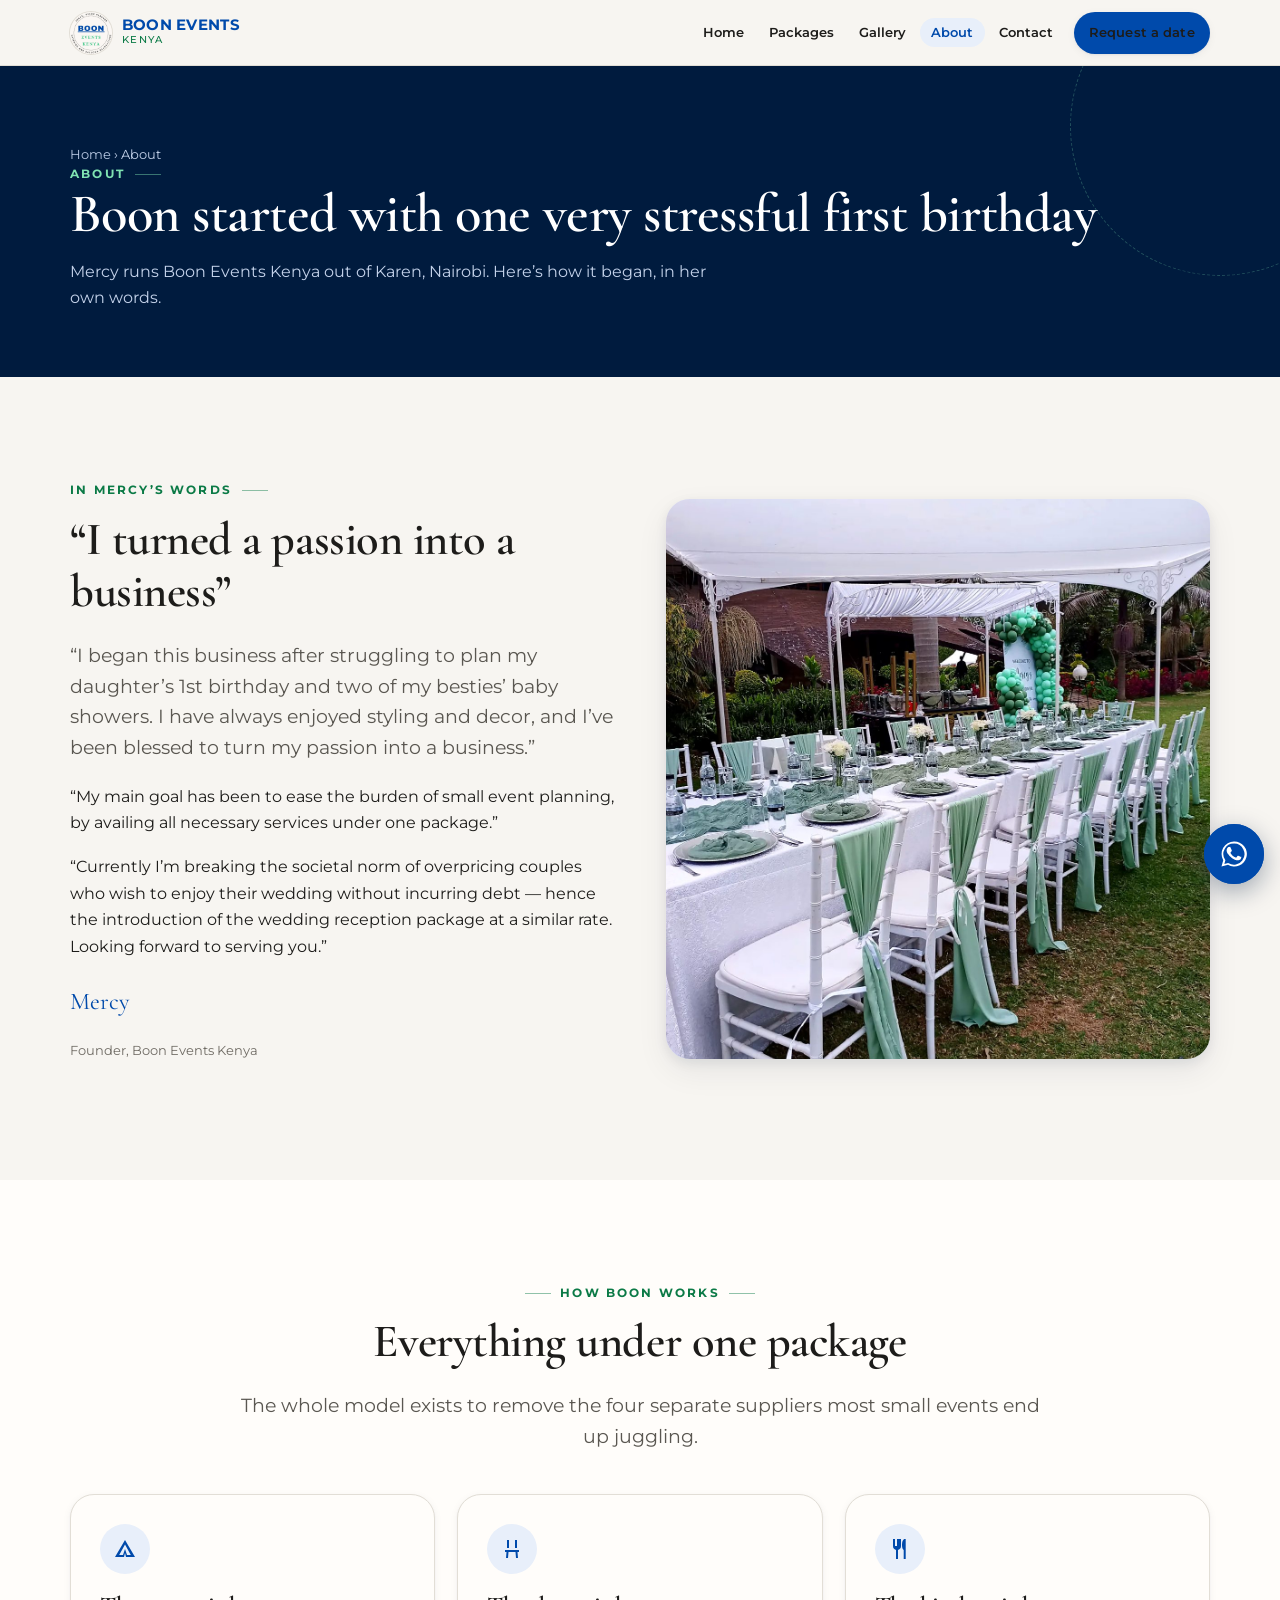
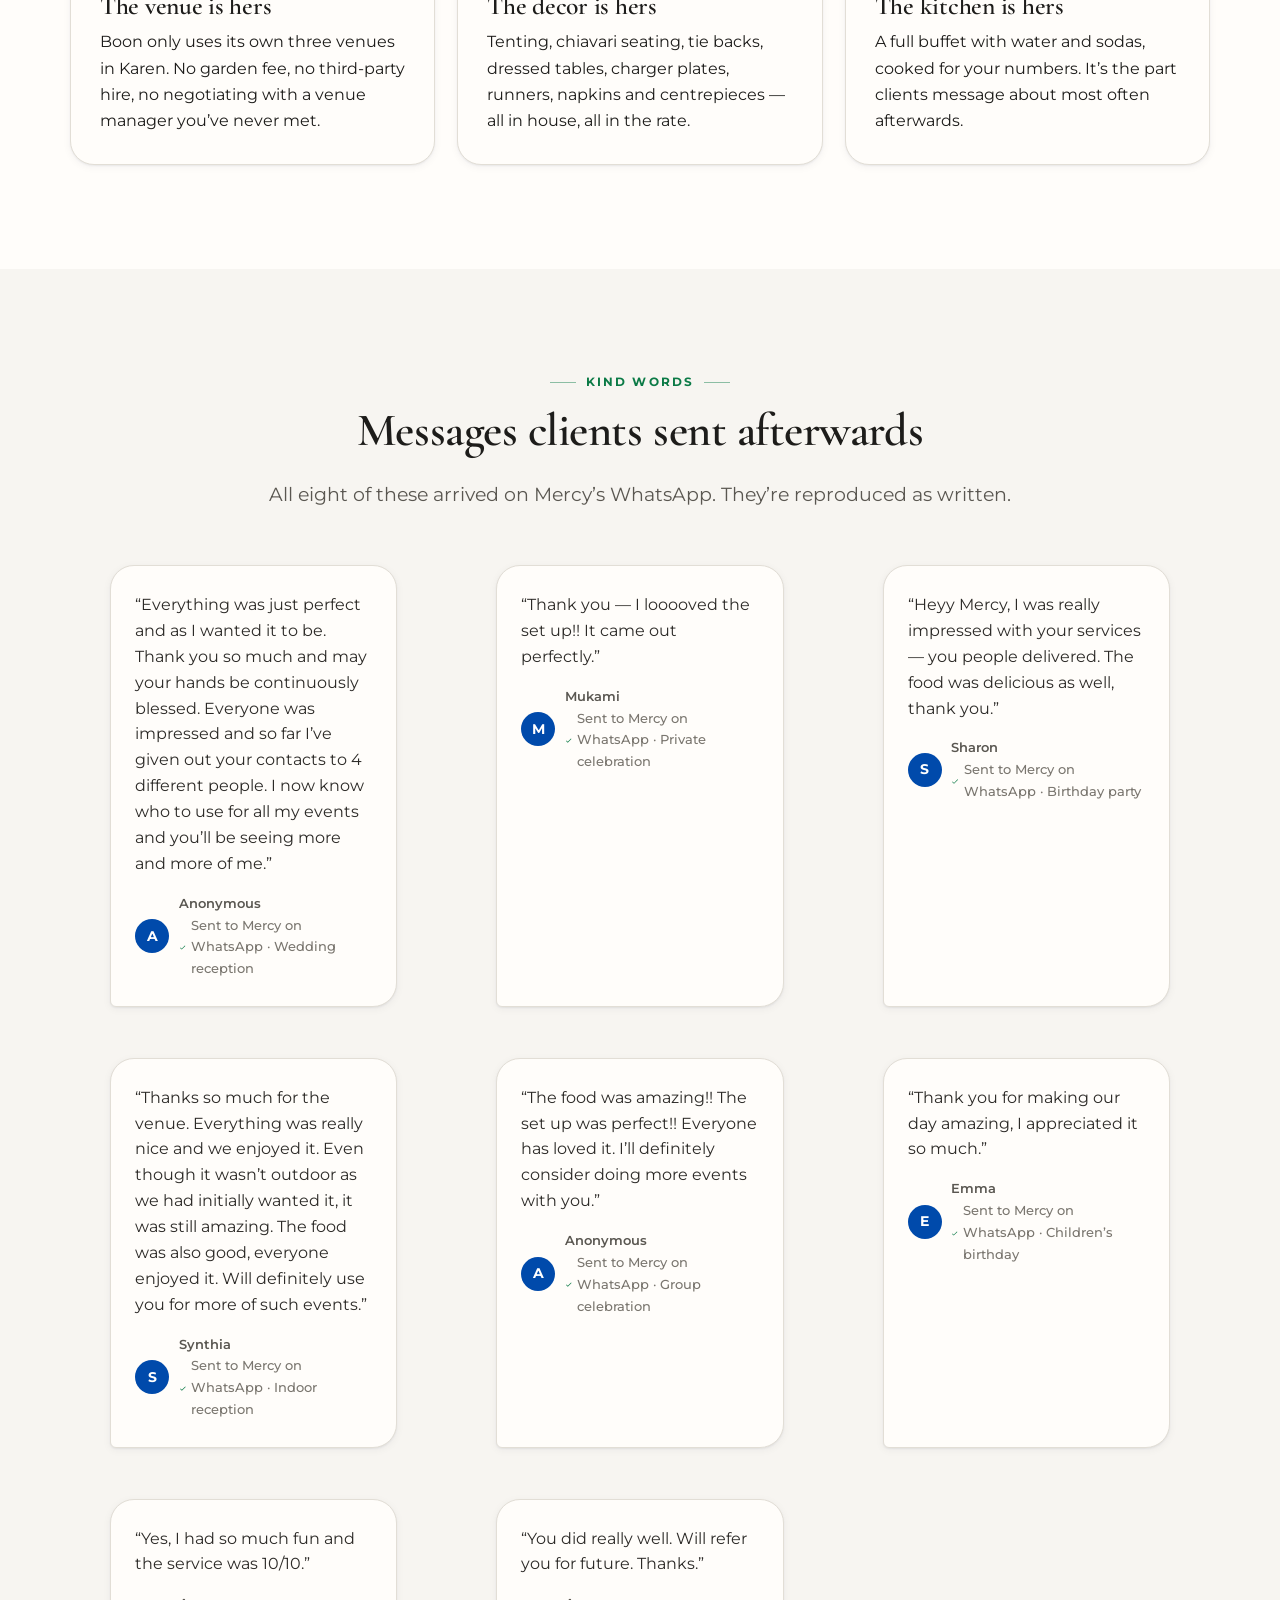
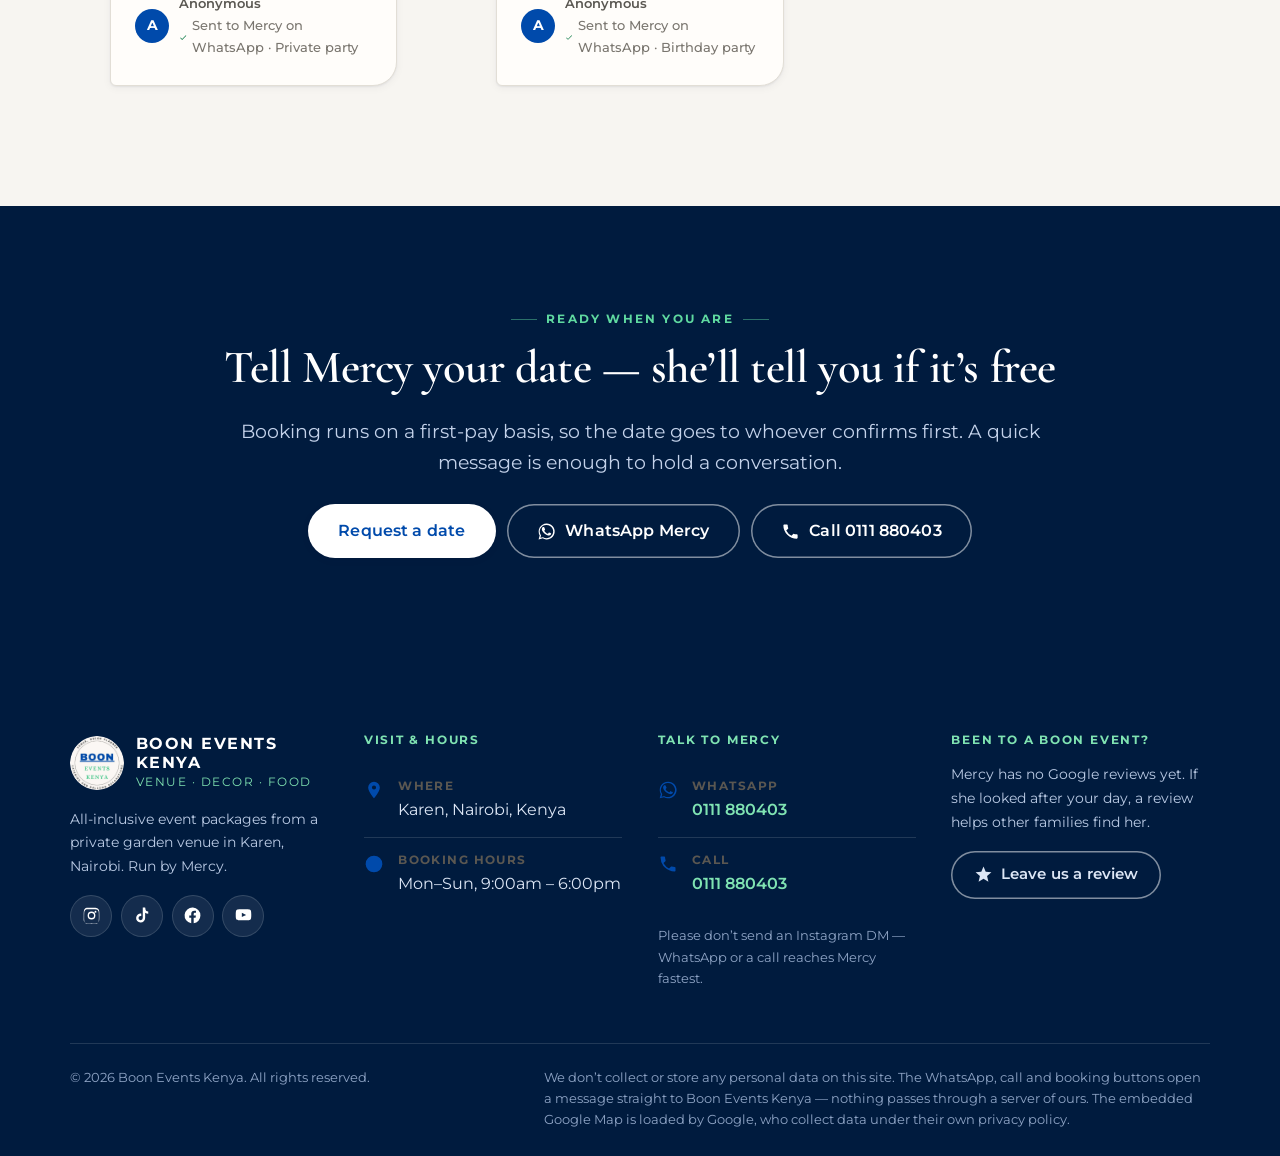
<file: about.html>
<!doctype html>
<html lang="en">
<head>
<meta charset="utf-8">
<meta name="viewport" content="width=device-width, initial-scale=1">
<title>About Mercy | Boon Events Kenya, Karen Nairobi</title>
<meta name="description" content="Mercy founded Boon Events Kenya after struggling to plan her own daughter's first birthday. Today she runs all-inclusive event packages from three private venues in Karen, Nairobi.">
<link rel="canonical" href="https://ignatius-kimeu.github.io/storyfront-boon-events-kenya/about.html">
<meta name="theme-color" content="#004AAB">
<meta name="robots" content="index, follow">

<meta property="og:type" content="website">
<meta property="og:site_name" content="Boon Events Kenya">
<meta property="og:locale" content="en_KE">
<meta property="og:title" content="About Mercy | Boon Events Kenya, Karen Nairobi">
<meta property="og:description" content="Mercy founded Boon Events Kenya after struggling to plan her own daughter's first birthday. Today she runs all-inclusive event packages from three private venues in Karen, Nairobi.">
<meta property="og:url" content="https://ignatius-kimeu.github.io/storyfront-boon-events-kenya/about.html">
<meta property="og:image" content="https://ignatius-kimeu.github.io/storyfront-boon-events-kenya/og-image.jpg">
<meta property="og:image:width" content="1200">
<meta property="og:image:height" content="630">
<meta property="og:image:alt" content="Boon Events Kenya — garden table setting in Karen, Nairobi">
<meta name="twitter:card" content="summary_large_image">
<meta name="twitter:title" content="About Mercy | Boon Events Kenya, Karen Nairobi">
<meta name="twitter:description" content="Mercy founded Boon Events Kenya after struggling to plan her own daughter's first birthday. Today she runs all-inclusive event packages from three private venues in Karen, Nairobi.">
<meta name="twitter:image" content="https://ignatius-kimeu.github.io/storyfront-boon-events-kenya/og-image.jpg">

<link rel="icon" href="favicon.ico" sizes="any">
<link rel="icon" type="image/png" href="favicon.png">
<link rel="apple-touch-icon" href="apple-touch-icon.png">

<link rel="preconnect" href="https://fonts.googleapis.com">
<link rel="preconnect" href="https://fonts.gstatic.com" crossorigin>
<link rel="stylesheet" href="https://fonts.googleapis.com/css2?family=Cormorant+Garamond:wght@500;600;700&family=Montserrat:wght@400;500;600;700;800&display=swap">
<link rel="stylesheet" href="assets/style.css">
</head>
<body>
<div class="splash" aria-hidden="true"><div class="splash__seal"><img src="favicon.png" alt="" width="104" height="104"></div></div>

<a class="skip" href="#main">Skip to content</a>

<header class="hdr">
  <div class="wrap hdr__in">
    <a class="brand" href="index.html">
      <img src="favicon.png" alt="Boon Events Kenya" width="42" height="42">
      <span><b>BOON EVENTS</b><span>Kenya</span></span>
    </a>
    <button class="burger" type="button" aria-label="Menu" aria-expanded="false" aria-controls="nav"><span></span></button>
    <nav class="nav" id="nav" aria-label="Main">
      <a href="index.html">Home</a><a href="services.html">Packages</a><a href="gallery.html">Gallery</a><a href="about.html" aria-current="page">About</a><a href="contact.html">Contact</a>
      <a class="btn" href="book.html">Request a date</a>
    </nav>
  </div>
</header>
<main id="main">
<section class="pagehead">
  <div class="wrap">
    <p class="crumbs"><a href="index.html">Home</a> &rsaquo; About</p>
    <p class="eyebrow">About</p>
    <h1>Boon started with one very stressful first birthday</h1>
    <p>Mercy runs Boon Events Kenya out of Karen, Nairobi. Here&rsquo;s how it began, in her own words.</p>
  </div>
</section>

<section class="section">
  <div class="wrap">
    <div class="split">
      <div class="rv">
        <p class="eyebrow">In Mercy&rsquo;s words</p>
        <h2>&ldquo;I turned a passion into a business&rdquo;</h2>
        <p class="lede">&ldquo;I began this business after struggling to plan my daughter&rsquo;s 1st birthday and two of my besties&rsquo; baby showers. I have always enjoyed styling and decor, and I&rsquo;ve been blessed to turn my passion into a business.&rdquo;</p>
        <p>&ldquo;My main goal has been to ease the burden of small event planning, by availing all necessary services under one package.&rdquo;</p>
        <p>&ldquo;Currently I&rsquo;m breaking the societal norm of overpricing couples who wish to enjoy their wedding without incurring debt &mdash; hence the introduction of the wedding reception package at a similar rate. Looking forward to serving you.&rdquo;</p>
        <p style="font-family:var(--serif);font-size:1.5rem;color:var(--blue);margin-top:1.4rem">Mercy</p>
        <p style="font-size:.84rem;color:#6E6A63;margin-top:-.6rem">Founder, Boon Events Kenya</p>
      </div>
      <div class="split__img rv rv-d2">
        <img src="images/sage-white-chiavari-long.jpg" alt="Long garden table with sage green chair drapes and white chiavari chairs beside a balloon arch" width="1200" height="1600" loading="lazy">
      </div>
    </div>
  </div>
</section>

<section class="section section--tint">
  <div class="wrap">
    <div class="center" style="margin-bottom:2.6rem">
      <p class="eyebrow">How Boon works</p>
      <h2 class="rv">Everything under one package</h2>
      <p class="lede rv rv-d1">The whole model exists to remove the four separate suppliers most small events end up juggling.</p>
    </div>
    <div class="grid grid--3">
      <article class="card rv rv-d1"><div class="card__icon"><svg viewBox="0 0 24 24" aria-hidden="true" focusable="false"><path d="M12 3 2 20h9l1-4 1 4h9zm0 4.6 5.8 10.4H14l-2-6-2 6H6.2z"/></svg></div><h3>The venue is hers</h3><p>Boon only uses its own three venues in Karen. No garden fee, no third-party hire, no negotiating with a venue manager you&rsquo;ve never met.</p></article>
      <article class="card rv rv-d2"><div class="card__icon"><svg viewBox="0 0 24 24" aria-hidden="true" focusable="false"><path d="M7 3h2v8H7zm8 0h2v8h-2zM5 13h14v2h-1.5l.5 6h-2l-.5-6h-7l-.5 6h-2l.5-6H5z"/></svg></div><h3>The decor is hers</h3><p>Tenting, chiavari seating, tie backs, dressed tables, charger plates, runners, napkins and centrepieces &mdash; all in house, all in the rate.</p></article>
      <article class="card rv rv-d3"><div class="card__icon"><svg viewBox="0 0 24 24" aria-hidden="true" focusable="false"><path d="M11 9V2H9v7H7V2H5v7a4 4 0 0 0 3 3.9V22h2v-9.1A4 4 0 0 0 13 9V2h-2zm6-7c-2 0-3 2.5-3 6 0 2.5.6 4.3 1.7 5.1V22h2V2z"/></svg></div><h3>The kitchen is hers</h3><p>A full buffet with water and sodas, cooked for your numbers. It&rsquo;s the part clients message about most often afterwards.</p></article>
    </div>
  </div>
</section>

<section class="section">
  <div class="wrap">
    <div class="center" style="margin-bottom:2.4rem">
      <p class="eyebrow">Kind words</p>
      <h2 class="rv">Messages clients sent afterwards</h2>
      <p class="lede rv rv-d1">All eight of these arrived on Mercy&rsquo;s WhatsApp. They&rsquo;re reproduced as written.</p>
    </div>
    <div class="quotes"><figure class="quote rv"><p>&ldquo;Everything was just perfect and as I wanted it to be. Thank you so much and may your hands be continuously blessed. Everyone was impressed and so far I&rsquo;ve given out your contacts to 4 different people. I now know who to use for all my events and you&rsquo;ll be seeing more and more of me.&rdquo;</p><footer><span class="quote__av" aria-hidden="true">A</span><span>Anonymous<br><span class="quote__src"><svg viewBox="0 0 24 24" aria-hidden="true" focusable="false"><path d="M9 16.2 4.8 12l-1.4 1.4L9 19 21 7l-1.4-1.4z"/></svg> Sent to Mercy on WhatsApp &middot; Wedding reception</span></span></footer></figure><figure class="quote rv"><p>&ldquo;Thank you &mdash; I looooved the set up!! It came out perfectly.&rdquo;</p><footer><span class="quote__av" aria-hidden="true">M</span><span>Mukami<br><span class="quote__src"><svg viewBox="0 0 24 24" aria-hidden="true" focusable="false"><path d="M9 16.2 4.8 12l-1.4 1.4L9 19 21 7l-1.4-1.4z"/></svg> Sent to Mercy on WhatsApp &middot; Private celebration</span></span></footer></figure><figure class="quote rv"><p>&ldquo;Heyy Mercy, I was really impressed with your services &mdash; you people delivered. The food was delicious as well, thank you.&rdquo;</p><footer><span class="quote__av" aria-hidden="true">S</span><span>Sharon<br><span class="quote__src"><svg viewBox="0 0 24 24" aria-hidden="true" focusable="false"><path d="M9 16.2 4.8 12l-1.4 1.4L9 19 21 7l-1.4-1.4z"/></svg> Sent to Mercy on WhatsApp &middot; Birthday party</span></span></footer></figure><figure class="quote rv"><p>&ldquo;Thanks so much for the venue. Everything was really nice and we enjoyed it. Even though it wasn&rsquo;t outdoor as we had initially wanted it, it was still amazing. The food was also good, everyone enjoyed it. Will definitely use you for more of such events.&rdquo;</p><footer><span class="quote__av" aria-hidden="true">S</span><span>Synthia<br><span class="quote__src"><svg viewBox="0 0 24 24" aria-hidden="true" focusable="false"><path d="M9 16.2 4.8 12l-1.4 1.4L9 19 21 7l-1.4-1.4z"/></svg> Sent to Mercy on WhatsApp &middot; Indoor reception</span></span></footer></figure><figure class="quote rv"><p>&ldquo;The food was amazing!! The set up was perfect!! Everyone has loved it. I&rsquo;ll definitely consider doing more events with you.&rdquo;</p><footer><span class="quote__av" aria-hidden="true">A</span><span>Anonymous<br><span class="quote__src"><svg viewBox="0 0 24 24" aria-hidden="true" focusable="false"><path d="M9 16.2 4.8 12l-1.4 1.4L9 19 21 7l-1.4-1.4z"/></svg> Sent to Mercy on WhatsApp &middot; Group celebration</span></span></footer></figure><figure class="quote rv"><p>&ldquo;Thank you for making our day amazing, I appreciated it so much.&rdquo;</p><footer><span class="quote__av" aria-hidden="true">E</span><span>Emma<br><span class="quote__src"><svg viewBox="0 0 24 24" aria-hidden="true" focusable="false"><path d="M9 16.2 4.8 12l-1.4 1.4L9 19 21 7l-1.4-1.4z"/></svg> Sent to Mercy on WhatsApp &middot; Children&rsquo;s birthday</span></span></footer></figure><figure class="quote rv"><p>&ldquo;Yes, I had so much fun and the service was 10/10.&rdquo;</p><footer><span class="quote__av" aria-hidden="true">A</span><span>Anonymous<br><span class="quote__src"><svg viewBox="0 0 24 24" aria-hidden="true" focusable="false"><path d="M9 16.2 4.8 12l-1.4 1.4L9 19 21 7l-1.4-1.4z"/></svg> Sent to Mercy on WhatsApp &middot; Private party</span></span></footer></figure><figure class="quote rv"><p>&ldquo;You did really well. Will refer you for future. Thanks.&rdquo;</p><footer><span class="quote__av" aria-hidden="true">A</span><span>Anonymous<br><span class="quote__src"><svg viewBox="0 0 24 24" aria-hidden="true" focusable="false"><path d="M9 16.2 4.8 12l-1.4 1.4L9 19 21 7l-1.4-1.4z"/></svg> Sent to Mercy on WhatsApp &middot; Birthday party</span></span></footer></figure></div>
  </div>
</section>

<section class="section section--blue">
  <div class="wrap center">
    <p class="eyebrow">Ready when you are</p>
    <h2>Tell Mercy your date &mdash; she&rsquo;ll tell you if it&rsquo;s free</h2>
    <p class="lede">Booking runs on a first-pay basis, so the date goes to whoever confirms first. A quick message is enough to hold a conversation.</p>
    <div class="btn-row" style="margin-top:1.6rem">
      <a class="btn btn--lg btn--light" href="book.html">Request a date</a>
      <a class="btn btn--lg btn--onblue" href="https://wa.me/254111880403?text=Hi%20Boon%20Events%20Kenya!%20I%20found%20you%20on%20your%20website%20and%20I%27d%20like%20to%20ask%20about%20your%20event%20packages%20in%20Karen." target="_blank" rel="noopener"><svg viewBox="0 0 24 24" aria-hidden="true" focusable="false"><path d="M17.5 14.4c-.3-.2-1.8-.9-2-1-.3-.1-.5-.2-.7.1s-.7 1-.9 1.2c-.2.2-.3.2-.6.1a8 8 0 0 1-2.4-1.5 9 9 0 0 1-1.6-2c-.2-.4 0-.5.1-.7l.5-.6.3-.5v-.5l-1-2.2c-.2-.6-.5-.5-.7-.5h-.6c-.2 0-.5.1-.8.4a3.2 3.2 0 0 0-1 2.4c0 1.4 1 2.7 1.2 2.9.1.2 2 3.1 5 4.3 1.8.7 2.5.8 3.3.7.6 0 1.8-.7 2-1.4.3-.7.3-1.3.2-1.4l-.3-.3M12 2a10 10 0 0 0-8.6 15L2 22l5.2-1.4A10 10 0 1 0 12 2m0 1.7a8.3 8.3 0 0 1 6.6 13.4 8.3 8.3 0 0 1-10.9 2.3l-.4-.2-3 .8.8-3-.2-.4A8.3 8.3 0 0 1 12 3.7"/></svg> WhatsApp Mercy</a>
      <a class="btn btn--lg btn--onblue" href="tel:+254111880403"><svg viewBox="0 0 24 24" aria-hidden="true" focusable="false"><path d="M6.6 10.8a15.1 15.1 0 0 0 6.6 6.6l2.2-2.2c.3-.3.7-.4 1-.2 1.2.4 2.4.6 3.6.6.6 0 1 .5 1 1V20c0 .6-.4 1-1 1A17 17 0 0 1 3 4c0-.6.5-1 1-1h3.5c.6 0 1 .4 1 1 0 1.3.2 2.5.6 3.6.1.4 0 .8-.2 1z"/></svg> Call 0111 880403</a>
    </div>
  </div>
</section>
</main>
<footer class="ftr">
  <div class="wrap">
    <div class="ftr__grid">
      <div>
        <div class="ftr__brand">
          <img src="favicon.png" alt="Boon Events Kenya" width="54" height="54">
          <span><b>Boon Events Kenya</b><span>Venue &middot; Decor &middot; Food</span></span>
        </div>
        <p>All-inclusive event packages from a private garden venue in Karen, Nairobi. Run by Mercy.</p>
        <div class="ftr__social">
          <a href="https://www.instagram.com/boon_eventskenya/" target="_blank" rel="noopener" aria-label="Instagram"><svg viewBox="0 0 24 24" aria-hidden="true" focusable="false"><path d="M12 2.2c3.2 0 3.6 0 4.9.1 1.2.1 1.8.3 2.2.4.6.2 1 .5 1.4 1 .4.3.7.8.9 1.3.2.5.4 1.1.4 2.3.1 1.3.1 1.7.1 4.9s0 3.6-.1 4.9c0 1.2-.2 1.8-.4 2.2-.2.6-.5 1-1 1.4-.3.4-.8.7-1.3.9-.5.2-1.1.4-2.3.4-1.3.1-1.7.1-4.9.1s-3.6 0-4.9-.1c-1.2 0-1.8-.2-2.2-.4-.6-.2-1-.5-1.4-1-.4-.3-.7-.8-.9-1.3-.2-.5-.4-1.1-.4-2.3C2.2 15.6 2.2 15.2 2.2 12s0-3.6.1-4.9c0-1.2.2-1.8.4-2.2.2-.6.5-1 1-1.4.3-.4.8-.7 1.3-.9.5-.2 1.1-.4 2.3-.4C8.4 2.2 8.8 2.2 12 2.2m0 1.8c-3.1 0-3.5 0-4.7.1-1.1 0-1.7.2-2.1.4-.5.2-.9.4-1.2.8-.4.3-.6.7-.8 1.2-.2.4-.3 1-.4 2.1 0 1.2-.1 1.6-.1 4.7s0 3.5.1 4.7c.1 1.1.2 1.7.4 2.1.2.5.4.9.8 1.2.3.4.7.6 1.2.8.4.2 1 .3 2.1.4 1.2 0 1.6.1 4.7.1s3.5 0 4.7-.1c1.1-.1 1.7-.2 2.1-.4.5-.2.9-.4 1.2-.8.4-.3.6-.7.8-1.2.2-.4.3-1 .4-2.1 0-1.2.1-1.6.1-4.7s0-3.5-.1-4.7c-.1-1.1-.2-1.7-.4-2.1-.2-.5-.4-.9-.8-1.2-.3-.4-.7-.6-1.2-.8-.4-.2-1-.3-2.1-.4-1.2 0-1.6-.1-4.7-.1m0 3.1a4.9 4.9 0 1 1 0 9.8 4.9 4.9 0 0 1 0-9.8m0 8.1a3.2 3.2 0 1 0 0-6.4 3.2 3.2 0 0 0 0 6.4m6.2-8.3a1.2 1.2 0 1 1-2.3 0 1.2 1.2 0 0 1 2.3 0"/></svg></a>
          <a href="https://www.tiktok.com/@boon_eventskenya" target="_blank" rel="noopener" aria-label="TikTok"><svg viewBox="0 0 24 24" aria-hidden="true" focusable="false"><path d="M16.6 2h-3v13.2a2.7 2.7 0 1 1-2.7-2.7c.3 0 .5 0 .8.1v-3a5.7 5.7 0 1 0 4.9 5.6V8.6a6.6 6.6 0 0 0 3.9 1.3v-3a3.6 3.6 0 0 1-3.6-3.6z"/></svg></a>
          <a href="https://www.facebook.com/people/Boon-Events-Kenya/" target="_blank" rel="noopener" aria-label="Facebook"><svg viewBox="0 0 24 24" aria-hidden="true" focusable="false"><path d="M22 12a10 10 0 1 0-11.6 9.9v-7h-2.5V12h2.5V9.8c0-2.5 1.5-3.9 3.8-3.9 1.1 0 2.2.2 2.2.2v2.5h-1.2c-1.3 0-1.7.8-1.7 1.6V12h2.8l-.4 2.9h-2.4v7A10 10 0 0 0 22 12"/></svg></a>
          <a href="https://www.youtube.com/@boon_eventskenya" target="_blank" rel="noopener" aria-label="YouTube"><svg viewBox="0 0 24 24" aria-hidden="true" focusable="false"><path d="M21.6 7.2s-.2-1.4-.8-2c-.7-.8-1.5-.8-1.9-.8C16.1 4.2 12 4.2 12 4.2s-4.1 0-6.9.2c-.4 0-1.2 0-1.9.8-.6.6-.8 2-.8 2S2.2 8.8 2.2 10.4v1.5c0 1.6.2 3.2.2 3.2s.2 1.4.8 2c.7.8 1.7.7 2.1.8 1.6.2 6.7.2 6.7.2s4.1 0 6.9-.2c.4 0 1.2 0 1.9-.8.6-.6.8-2 .8-2s.2-1.6.2-3.2v-1.5c0-1.6-.2-3.2-.2-3.2M9.9 14V8.6l5.4 2.7z"/></svg></a>
        </div>
      </div>

      <div>
        <h4>Visit &amp; hours</h4>
        <ul class="info" style="--line:rgba(255,255,255,.13)">
          <li><svg viewBox="0 0 24 24" aria-hidden="true" focusable="false"><path d="M12 2a7 7 0 0 0-7 7c0 5.3 7 13 7 13s7-7.7 7-13a7 7 0 0 0-7-7m0 9.5A2.5 2.5 0 1 1 12 6.5a2.5 2.5 0 0 1 0 5"/></svg><span><b>Where</b><span style="color:#DCE6F5">Karen, Nairobi, Kenya</span></span></li>
          <li><svg viewBox="0 0 24 24" aria-hidden="true" focusable="false"><path d="M12 2a10 10 0 1 0 0 20 10 10 0 0 0 0-20m.5 5H11v6l5.2 3.2.8-1.3-4.5-2.7z"/></svg><span><b>Booking hours</b><span style="color:#DCE6F5">Mon&ndash;Sun, 9:00am &ndash; 6:00pm</span></span></li>
        </ul>
      </div>

      <div>
        <h4>Talk to Mercy</h4>
        <ul class="info" style="--line:rgba(255,255,255,.13)">
          <li><svg viewBox="0 0 24 24" aria-hidden="true" focusable="false"><path d="M17.5 14.4c-.3-.2-1.8-.9-2-1-.3-.1-.5-.2-.7.1s-.7 1-.9 1.2c-.2.2-.3.2-.6.1a8 8 0 0 1-2.4-1.5 9 9 0 0 1-1.6-2c-.2-.4 0-.5.1-.7l.5-.6.3-.5v-.5l-1-2.2c-.2-.6-.5-.5-.7-.5h-.6c-.2 0-.5.1-.8.4a3.2 3.2 0 0 0-1 2.4c0 1.4 1 2.7 1.2 2.9.1.2 2 3.1 5 4.3 1.8.7 2.5.8 3.3.7.6 0 1.8-.7 2-1.4.3-.7.3-1.3.2-1.4l-.3-.3M12 2a10 10 0 0 0-8.6 15L2 22l5.2-1.4A10 10 0 1 0 12 2m0 1.7a8.3 8.3 0 0 1 6.6 13.4 8.3 8.3 0 0 1-10.9 2.3l-.4-.2-3 .8.8-3-.2-.4A8.3 8.3 0 0 1 12 3.7"/></svg><span><b>WhatsApp</b><a href="https://wa.me/254111880403?text=Hi%20Boon%20Events%20Kenya!%20I%20found%20you%20on%20your%20website%20and%20I%27d%20like%20to%20ask%20about%20your%20event%20packages%20in%20Karen." target="_blank" rel="noopener" style="color:#7FE3B2">0111 880403</a></span></li>
          <li><svg viewBox="0 0 24 24" aria-hidden="true" focusable="false"><path d="M6.6 10.8a15.1 15.1 0 0 0 6.6 6.6l2.2-2.2c.3-.3.7-.4 1-.2 1.2.4 2.4.6 3.6.6.6 0 1 .5 1 1V20c0 .6-.4 1-1 1A17 17 0 0 1 3 4c0-.6.5-1 1-1h3.5c.6 0 1 .4 1 1 0 1.3.2 2.5.6 3.6.1.4 0 .8-.2 1z"/></svg><span><b>Call</b><a href="tel:+254111880403" style="color:#7FE3B2">0111 880403</a></span></li>
        </ul>
        <p style="font-size:.82rem;margin-top:.9rem;color:#8FA5C6">Please don&rsquo;t send an Instagram DM &mdash; WhatsApp or a call reaches Mercy fastest.</p>
      </div>

      <div>
        <h4>Been to a Boon event?</h4>
        <p>Mercy has no Google reviews yet. If she looked after your day, a review helps other families find her.</p>
        <a class="btn btn--onblue" href="https://www.google.com/maps/search/?api=1&query=BOON+EVENTS+KENYA+Karen+Nairobi" target="_blank" rel="noopener"><svg viewBox="0 0 24 24" aria-hidden="true" focusable="false"><path d="m12 17.3-6.2 3.7 1.7-7L2 9.2l7.2-.6L12 2l2.8 6.6 7.2.6-5.5 4.8 1.7 7z"/></svg> Leave us a review</a>
      </div>
    </div>

    <div class="ftr__base">
      <span>&copy; <span data-year>2026</span> Boon Events Kenya. All rights reserved.</span>
      <span class="ftr__priv">We don&rsquo;t collect or store any personal data on this site. The WhatsApp, call and booking buttons open a message straight to Boon Events Kenya &mdash; nothing passes through a server of ours. The embedded Google Map is loaded by Google, who collect data under their own privacy policy.</span>
    </div>
  </div>
</footer>

<a class="fab" href="https://wa.me/254111880403?text=Hi%20Boon%20Events%20Kenya!%20I%20found%20you%20on%20your%20website%20and%20I%27d%20like%20to%20ask%20about%20your%20event%20packages%20in%20Karen." target="_blank" rel="noopener" aria-label="Chat with Boon Events Kenya on WhatsApp"><svg viewBox="0 0 24 24" aria-hidden="true" focusable="false"><path d="M17.5 14.4c-.3-.2-1.8-.9-2-1-.3-.1-.5-.2-.7.1s-.7 1-.9 1.2c-.2.2-.3.2-.6.1a8 8 0 0 1-2.4-1.5 9 9 0 0 1-1.6-2c-.2-.4 0-.5.1-.7l.5-.6.3-.5v-.5l-1-2.2c-.2-.6-.5-.5-.7-.5h-.6c-.2 0-.5.1-.8.4a3.2 3.2 0 0 0-1 2.4c0 1.4 1 2.7 1.2 2.9.1.2 2 3.1 5 4.3 1.8.7 2.5.8 3.3.7.6 0 1.8-.7 2-1.4.3-.7.3-1.3.2-1.4l-.3-.3M12 2a10 10 0 0 0-8.6 15L2 22l5.2-1.4A10 10 0 1 0 12 2m0 1.7a8.3 8.3 0 0 1 6.6 13.4 8.3 8.3 0 0 1-10.9 2.3l-.4-.2-3 .8.8-3-.2-.4A8.3 8.3 0 0 1 12 3.7"/></svg></a>
<script src="assets/app.js" defer></script>

</body>
</html>
</file>
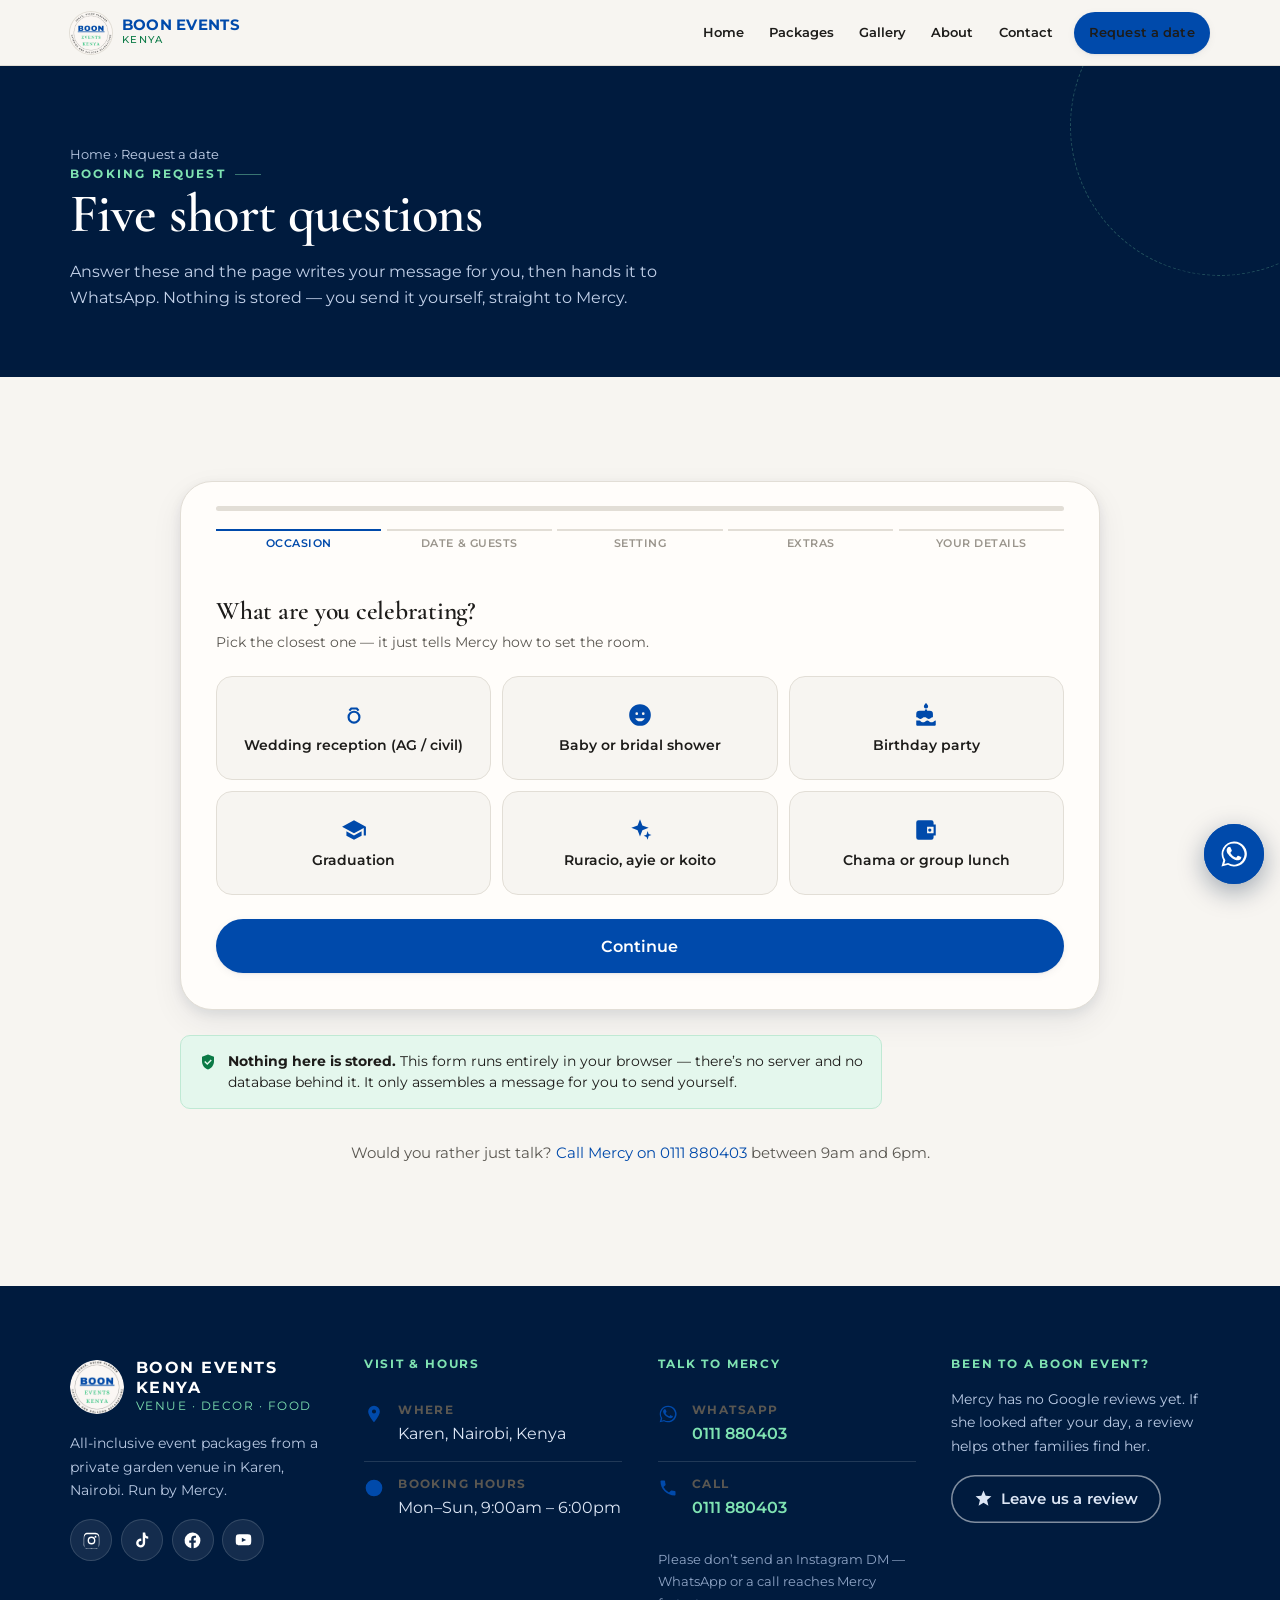
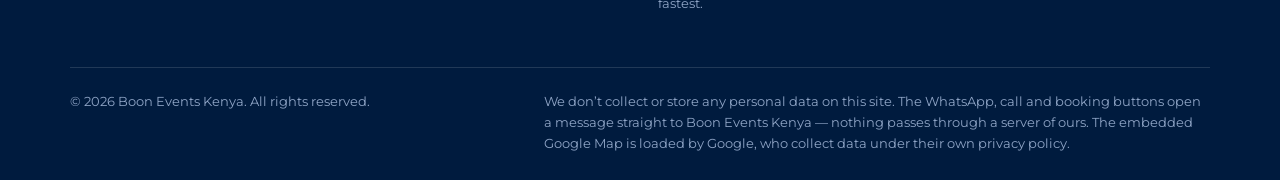
<file: book.html>
<!doctype html>
<html lang="en">
<head>
<meta charset="utf-8">
<meta name="viewport" content="width=device-width, initial-scale=1">
<title>Request a date | Boon Events Kenya, Karen Nairobi</title>
<meta name="description" content="Request an event date with Boon Events Kenya in Karen, Nairobi. Answer five short questions and send a complete booking enquiry straight to Mercy on WhatsApp.">
<link rel="canonical" href="https://ignatius-kimeu.github.io/storyfront-boon-events-kenya/book.html">
<meta name="theme-color" content="#004AAB">
<meta name="robots" content="index, follow">

<meta property="og:type" content="website">
<meta property="og:site_name" content="Boon Events Kenya">
<meta property="og:locale" content="en_KE">
<meta property="og:title" content="Request a date | Boon Events Kenya, Karen Nairobi">
<meta property="og:description" content="Request an event date with Boon Events Kenya in Karen, Nairobi. Answer five short questions and send a complete booking enquiry straight to Mercy on WhatsApp.">
<meta property="og:url" content="https://ignatius-kimeu.github.io/storyfront-boon-events-kenya/book.html">
<meta property="og:image" content="https://ignatius-kimeu.github.io/storyfront-boon-events-kenya/og-image.jpg">
<meta property="og:image:width" content="1200">
<meta property="og:image:height" content="630">
<meta property="og:image:alt" content="Boon Events Kenya — garden table setting in Karen, Nairobi">
<meta name="twitter:card" content="summary_large_image">
<meta name="twitter:title" content="Request a date | Boon Events Kenya, Karen Nairobi">
<meta name="twitter:description" content="Request an event date with Boon Events Kenya in Karen, Nairobi. Answer five short questions and send a complete booking enquiry straight to Mercy on WhatsApp.">
<meta name="twitter:image" content="https://ignatius-kimeu.github.io/storyfront-boon-events-kenya/og-image.jpg">

<link rel="icon" href="favicon.ico" sizes="any">
<link rel="icon" type="image/png" href="favicon.png">
<link rel="apple-touch-icon" href="apple-touch-icon.png">

<link rel="preconnect" href="https://fonts.googleapis.com">
<link rel="preconnect" href="https://fonts.gstatic.com" crossorigin>
<link rel="stylesheet" href="https://fonts.googleapis.com/css2?family=Cormorant+Garamond:wght@500;600;700&family=Montserrat:wght@400;500;600;700;800&display=swap">
<link rel="stylesheet" href="assets/style.css">
</head>
<body>
<div class="splash" aria-hidden="true"><div class="splash__seal"><img src="favicon.png" alt="" width="104" height="104"></div></div>

<a class="skip" href="#main">Skip to content</a>

<header class="hdr">
  <div class="wrap hdr__in">
    <a class="brand" href="index.html">
      <img src="favicon.png" alt="Boon Events Kenya" width="42" height="42">
      <span><b>BOON EVENTS</b><span>Kenya</span></span>
    </a>
    <button class="burger" type="button" aria-label="Menu" aria-expanded="false" aria-controls="nav"><span></span></button>
    <nav class="nav" id="nav" aria-label="Main">
      <a href="index.html">Home</a><a href="services.html">Packages</a><a href="gallery.html">Gallery</a><a href="about.html">About</a><a href="contact.html">Contact</a>
      <a class="btn" href="book.html">Request a date</a>
    </nav>
  </div>
</header>
<main id="main">
<section class="pagehead">
  <div class="wrap">
    <p class="crumbs"><a href="index.html">Home</a> &rsaquo; Request a date</p>
    <p class="eyebrow">Booking request</p>
    <h1>Five short questions</h1>
    <p>Answer these and the page writes your message for you, then hands it to WhatsApp. Nothing is stored &mdash; you send it yourself, straight to Mercy.</p>
  </div>
</section>

<section class="section">
  <div class="wrap" style="max-width:960px">
    <form class="bk rv" id="bk" novalidate>
      <div class="bk__head">
        <div class="bk__bar" role="presentation"><i></i></div>
        <div class="bk__dots"><span class="bk__dot" data-state="now">Occasion</span><span class="bk__dot" data-state="todo">Date &amp; guests</span><span class="bk__dot" data-state="todo">Setting</span><span class="bk__dot" data-state="todo">Extras</span><span class="bk__dot" data-state="todo">Your details</span></div>
      </div>

      <div class="bk__body">
        <p class="bk__live sr-only" aria-live="polite" style="position:absolute;left:-9999px"></p>

        <!-- 1 ................................................. occasion -->
        <div class="bk__step" data-active="true">
          <h3>What are you celebrating?</h3>
          <p class="bk__hint">Pick the closest one &mdash; it just tells Mercy how to set the room.</p>
          <div class="opts"><label class="opt"><input type="radio" name="occasion" id="occasion-0" value="Wedding reception (AG / civil)"><span><svg viewBox="0 0 24 24" aria-hidden="true" focusable="false"><path d="M12 8a6 6 0 1 0 0 12 6 6 0 0 0 0-12m0 10a4 4 0 1 1 0-8 4 4 0 0 1 0 8m3-13h-6L7 7.3l1.6 1.2L10 7h4l1.4 1.5L17 7.3z"/></svg>Wedding reception (AG / civil)</span></label><label class="opt"><input type="radio" name="occasion" id="occasion-1" value="Baby or bridal shower"><span><svg viewBox="0 0 24 24" aria-hidden="true" focusable="false"><path d="M12 2a10 10 0 1 0 0 20 10 10 0 0 0 0-20M9 9.5a1.2 1.2 0 1 1 0 2.5 1.2 1.2 0 0 1 0-2.5m6 0a1.2 1.2 0 1 1 0 2.5 1.2 1.2 0 0 1 0-2.5m-3 8.3c-2 0-3.7-1.2-4.4-2.9h8.8c-.7 1.7-2.4 2.9-4.4 2.9"/></svg>Baby or bridal shower</span></label><label class="opt"><input type="radio" name="occasion" id="occasion-2" value="Birthday party"><span><svg viewBox="0 0 24 24" aria-hidden="true" focusable="false"><path d="M12 6a2 2 0 0 0 2-2c0-1.1-2-3-2-3s-2 1.9-2 3a2 2 0 0 0 2 2m6 2h-5V7h-2v1H6a3 3 0 0 0-3 3v3c1 0 1.6.5 2.2 1 .5.4.9.7 1.6.7s1-.3 1.6-.7c.6-.5 1.2-1 2.3-1s1.7.5 2.3 1c.5.4.9.7 1.6.7s1-.3 1.6-.7c.6-.5 1.2-1 2.2-1v-3a3 3 0 0 0-3-3M4 22h16a1 1 0 0 0 1-1v-4c-.7 0-1 .3-1.6.7-.6.5-1.2 1-2.3 1s-1.7-.5-2.3-1c-.5-.4-.9-.7-1.6-.7s-1 .3-1.6.7c-.6.5-1.2 1-2.3 1s-1.7-.5-2.3-1C6.9 17.3 6.6 17 6 17H3v4a1 1 0 0 0 1 1"/></svg>Birthday party</span></label><label class="opt"><input type="radio" name="occasion" id="occasion-3" value="Graduation"><span><svg viewBox="0 0 24 24" aria-hidden="true" focusable="false"><path d="M12 3 1 9l11 6 9-4.9V17h2V9zM5 13.2v4L12 21l7-3.8v-4L12 17z"/></svg>Graduation</span></label><label class="opt"><input type="radio" name="occasion" id="occasion-4" value="Ruracio, ayie or koito"><span><svg viewBox="0 0 24 24" aria-hidden="true" focusable="false"><path d="m12 2 2.2 5.8L20 10l-5.8 2.2L12 18l-2.2-5.8L4 10l5.8-2.2zm7 11 1 2.6 2.6 1-2.6 1L19 21l-1-2.6-2.6-1 2.6-1z"/></svg>Ruracio, ayie or koito</span></label><label class="opt"><input type="radio" name="occasion" id="occasion-5" value="Chama or group lunch"><span><svg viewBox="0 0 24 24" aria-hidden="true" focusable="false"><path d="M19 7V5a2 2 0 0 0-2-2H5a2 2 0 0 0-2 2v14a2 2 0 0 0 2 2h12a2 2 0 0 0 2-2v-2h2V7zm0 8h-6V9h6zm-3.5-1.5a1.5 1.5 0 1 0 0-3 1.5 1.5 0 0 0 0 3"/></svg>Chama or group lunch</span></label></div>
          <p class="fld__err" id="occ-err">Please choose an occasion to continue.</p>
        </div>

        <!-- 2 ............................................ date &amp; guests -->
        <div class="bk__step">
          <h3>When, and how many?</h3>
          <p class="bk__hint">A date lets Mercy check the venue straight away. Numbers can be approximate.</p>

          <div class="fld">
            <label for="f-date">Preferred date</label>
            <input type="date" id="f-date" name="date" required>
            <p class="fld__err">Please pick a date so Mercy can check the venue.</p>
          </div>

          <div class="fld__row">
            <div class="fld">
              <label for="f-adults">Adults</label>
              <div class="step-n">
                <button type="button" data-dir="-1" aria-label="One fewer adult">&minus;</button>
                <input type="text" inputmode="numeric" id="f-adults" name="adults" value="15" min="0" max="150">
                <button type="button" data-dir="1" aria-label="One more adult">+</button>
              </div>
              <p class="fld__err">Add at least one guest.</p>
            </div>
            <div class="fld">
              <label for="f-kids">Children</label>
              <div class="step-n">
                <button type="button" data-dir="-1" aria-label="One fewer child">&minus;</button>
                <input type="text" inputmode="numeric" id="f-kids" name="kids" value="0" min="0" max="150">
                <button type="button" data-dir="1" aria-label="One more child">+</button>
              </div>
            </div>
          </div>

          <div class="note" id="min-note" hidden><svg viewBox="0 0 24 24" aria-hidden="true" focusable="false"><path d="M12 2a10 10 0 1 0 0 20 10 10 0 0 0 0-20m1 15h-2v-6h2zm0-8h-2V7h2z"/></svg><span></span></div>
          <div class="note note--warn" id="notice-note" hidden><svg viewBox="0 0 24 24" aria-hidden="true" focusable="false"><path d="M12 2a10 10 0 1 0 0 20 10 10 0 0 0 0-20m1 15h-2v-6h2zm0-8h-2V7h2z"/></svg><span>That&rsquo;s very close. Mercy can usually take a last-minute booking with at least <b>24 hours&rsquo; notice</b> if the venue is free &mdash; a phone call will be faster than a message.</span></div>

          <div class="est">
            <span><small>Your rough estimate</small><b id="est-total">KES 0</b></span>
            <em id="est-line">Add your guest numbers to see an estimate</em>
          </div>
          <p style="font-size:.79rem;color:#6E6A63;margin:-.5rem 0 0">Worked out from Boon&rsquo;s published rates &mdash; KES 2,500 per adult, KES 1,600 per child. It&rsquo;s a guide, not a quote. Mercy confirms the real figure and the deposit when she replies.</p>
        </div>

        <!-- 3 .................................................. setting -->
        <div class="bk__step">
          <h3>Outdoors or indoors?</h3>
          <p class="bk__hint">All three venues are in Karen. If you&rsquo;re easy either way, say so &mdash; it widens the dates Mercy can offer.</p>
          <div class="opts"><label class="opt"><input type="radio" name="setting" id="setting-0" value="Garden & canopy tent"><span><svg viewBox="0 0 24 24" aria-hidden="true" focusable="false"><path d="M12 3 2 20h9l1-4 1 4h9zm0 4.6 5.8 10.4H14l-2-6-2 6H6.2z"/></svg>Garden &amp; canopy tent</span></label><label class="opt"><input type="radio" name="setting" id="setting-1" value="Indoor hall"><span><svg viewBox="0 0 24 24" aria-hidden="true" focusable="false"><path d="M7 3h2v8H7zm8 0h2v8h-2zM5 13h14v2h-1.5l.5 6h-2l-.5-6h-7l-.5 6h-2l.5-6H5z"/></svg>Indoor hall</span></label><label class="opt"><input type="radio" name="setting" id="setting-2" value="Either — whichever is free"><span><svg viewBox="0 0 24 24" aria-hidden="true" focusable="false"><path d="M9 16.2 4.8 12l-1.4 1.4L9 19 21 7l-1.4-1.4z"/></svg>Either &mdash; whichever is free</span></label></div>
          <div class="fld" style="margin-top:1.4rem">
            <label for="f-colours">Your theme colours <span style="text-transform:none;letter-spacing:0;font-weight:400">(optional)</span></label>
            <input type="text" id="f-colours" name="colours" placeholder="e.g. sage green and gold, or burgundy and cream" autocomplete="off">
          </div>
          <div class="note"><svg viewBox="0 0 24 24" aria-hidden="true" focusable="false"><path d="M12 2a10 10 0 1 0 0 20 10 10 0 0 0 0-20m1 15h-2v-6h2zm0-8h-2V7h2z"/></svg><span>Clients pick their own theme colours. Just so it&rsquo;s clear up front &mdash; the decor package <b>excludes</b> backdrops, balloons, signage, banners and kiddie setups.</span></div>
        </div>

        <!-- 4 ................................................... extras -->
        <div class="bk__step">
          <h3>Anything else Mercy should know?</h3>
          <p class="bk__hint">Dietary needs, arrival times, a rough running order &mdash; whatever helps her answer properly first time.</p>

          <div class="fld" id="church-wrap" hidden>
            <label style="text-transform:none;letter-spacing:0;font-size:.95rem;font-weight:500;display:flex;gap:.7rem;align-items:flex-start;cursor:pointer">
              <input type="checkbox" id="f-church" name="church" style="width:20px;height:20px;margin-top:.15em;flex:none;accent-color:#004AAB">
              <span>I&rsquo;d also like a quote for the <b>optional church setup</b> (available at extra cost)</span>
            </label>
          </div>

          <div class="fld">
            <label for="f-notes">Notes <span style="text-transform:none;letter-spacing:0;font-weight:400">(optional)</span></label>
            <textarea id="f-notes" name="notes" placeholder="e.g. we&rsquo;ll bring our own cake and a photographer, and about 20 guests are arriving from 1pm"></textarea>
          </div>

          <div class="note"><svg viewBox="0 0 24 24" aria-hidden="true" focusable="false"><path d="M9 16.2 4.8 12l-1.4 1.4L9 19 21 7l-1.4-1.4z"/></svg><span>Worth knowing: cake is welcome and there&rsquo;s <b>no cakeage charge</b>. You source your own music and photography, and outside food isn&rsquo;t permitted.</span></div>
        </div>

        <!-- 5 .................................................. details -->
        <div class="bk__step">
          <h3>Check it over and send</h3>
          <p class="bk__hint">This is exactly what lands in Mercy&rsquo;s WhatsApp. Edit anything by stepping back.</p>

          <div class="fld__row">
            <div class="fld">
              <label for="f-name">Your name</label>
              <input type="text" id="f-name" name="name" autocomplete="name" placeholder="First name is fine">
              <p class="fld__err">Please add your name.</p>
            </div>
            <div class="fld">
              <label for="f-phone">Your phone number</label>
              <input type="tel" id="f-phone" name="phone" autocomplete="tel" placeholder="07xx xxx xxx">
              <p class="fld__err">Please add a number she can reach you on.</p>
            </div>
          </div>

          <ul class="summary" id="bk-summary"></ul>

          <div class="prev">
            <div class="prev__top"><img src="favicon.png" alt="" width="26" height="26">Boon Events Kenya &middot; message preview</div>
            <div class="prev__body"><pre class="prev__bubble" id="bk-preview"></pre></div>
          </div>

          <div class="bk__done" id="bk-sent" hidden style="margin-top:1.4rem">
            <div class="tickmark"><svg viewBox="0 0 24 24" aria-hidden="true" focusable="false"><path d="M9 16.2 4.8 12l-1.4 1.4L9 19 21 7l-1.4-1.4z"/></svg></div>
            <h3 style="margin-bottom:.2em">WhatsApp is open in a new tab</h3>
            <p style="color:#5A5751;margin:0">Press send there and it reaches Mercy directly. If nothing opened, your browser may have blocked the pop-up &mdash; use the button again, or <a href="https://wa.me/254111880403?text=Hi%20Boon%20Events%20Kenya!%20I%20found%20you%20on%20your%20website%20and%20I%27d%20like%20to%20ask%20about%20your%20event%20packages%20in%20Karen." target="_blank" rel="noopener">open the chat here</a>.</p>
          </div>
        </div>

        <div class="bk__nav">
          <button type="button" class="btn btn--ghost btn--back bk__back" hidden>Back</button>
          <button type="button" class="btn btn--lg bk__next">Continue</button>
          <button type="button" class="btn btn--lg btn--green bk__send" hidden><svg viewBox="0 0 24 24" aria-hidden="true" focusable="false"><path d="M17.5 14.4c-.3-.2-1.8-.9-2-1-.3-.1-.5-.2-.7.1s-.7 1-.9 1.2c-.2.2-.3.2-.6.1a8 8 0 0 1-2.4-1.5 9 9 0 0 1-1.6-2c-.2-.4 0-.5.1-.7l.5-.6.3-.5v-.5l-1-2.2c-.2-.6-.5-.5-.7-.5h-.6c-.2 0-.5.1-.8.4a3.2 3.2 0 0 0-1 2.4c0 1.4 1 2.7 1.2 2.9.1.2 2 3.1 5 4.3 1.8.7 2.5.8 3.3.7.6 0 1.8-.7 2-1.4.3-.7.3-1.3.2-1.4l-.3-.3M12 2a10 10 0 0 0-8.6 15L2 22l5.2-1.4A10 10 0 1 0 12 2m0 1.7a8.3 8.3 0 0 1 6.6 13.4 8.3 8.3 0 0 1-10.9 2.3l-.4-.2-3 .8.8-3-.2-.4A8.3 8.3 0 0 1 12 3.7"/></svg> Send on WhatsApp</button>
        </div>
      </div>
    </form>

    <div class="note" style="margin-top:1.6rem;max-width:78ch">
      <svg viewBox="0 0 24 24" aria-hidden="true" focusable="false"><path d="M12 2 4 5v6c0 5 3.4 9.7 8 11 4.6-1.3 8-6 8-11V5zm-1 14-4-4 1.4-1.4L11 13.2l4.6-4.6L17 10z"/></svg><span><b>Nothing here is stored.</b> This form runs entirely in your browser &mdash; there&rsquo;s no server and no database behind it. It only assembles a message for you to send yourself.</span>
    </div>

    <div class="center" style="margin-top:2rem">
      <p style="color:#5A5751;font-size:.94rem">Would you rather just talk?
        <a href="tel:+254111880403">Call Mercy on 0111 880403</a> between 9am and 6pm.</p>
    </div>
  </div>
</section>
</main>
<footer class="ftr">
  <div class="wrap">
    <div class="ftr__grid">
      <div>
        <div class="ftr__brand">
          <img src="favicon.png" alt="Boon Events Kenya" width="54" height="54">
          <span><b>Boon Events Kenya</b><span>Venue &middot; Decor &middot; Food</span></span>
        </div>
        <p>All-inclusive event packages from a private garden venue in Karen, Nairobi. Run by Mercy.</p>
        <div class="ftr__social">
          <a href="https://www.instagram.com/boon_eventskenya/" target="_blank" rel="noopener" aria-label="Instagram"><svg viewBox="0 0 24 24" aria-hidden="true" focusable="false"><path d="M12 2.2c3.2 0 3.6 0 4.9.1 1.2.1 1.8.3 2.2.4.6.2 1 .5 1.4 1 .4.3.7.8.9 1.3.2.5.4 1.1.4 2.3.1 1.3.1 1.7.1 4.9s0 3.6-.1 4.9c0 1.2-.2 1.8-.4 2.2-.2.6-.5 1-1 1.4-.3.4-.8.7-1.3.9-.5.2-1.1.4-2.3.4-1.3.1-1.7.1-4.9.1s-3.6 0-4.9-.1c-1.2 0-1.8-.2-2.2-.4-.6-.2-1-.5-1.4-1-.4-.3-.7-.8-.9-1.3-.2-.5-.4-1.1-.4-2.3C2.2 15.6 2.2 15.2 2.2 12s0-3.6.1-4.9c0-1.2.2-1.8.4-2.2.2-.6.5-1 1-1.4.3-.4.8-.7 1.3-.9.5-.2 1.1-.4 2.3-.4C8.4 2.2 8.8 2.2 12 2.2m0 1.8c-3.1 0-3.5 0-4.7.1-1.1 0-1.7.2-2.1.4-.5.2-.9.4-1.2.8-.4.3-.6.7-.8 1.2-.2.4-.3 1-.4 2.1 0 1.2-.1 1.6-.1 4.7s0 3.5.1 4.7c.1 1.1.2 1.7.4 2.1.2.5.4.9.8 1.2.3.4.7.6 1.2.8.4.2 1 .3 2.1.4 1.2 0 1.6.1 4.7.1s3.5 0 4.7-.1c1.1-.1 1.7-.2 2.1-.4.5-.2.9-.4 1.2-.8.4-.3.6-.7.8-1.2.2-.4.3-1 .4-2.1 0-1.2.1-1.6.1-4.7s0-3.5-.1-4.7c-.1-1.1-.2-1.7-.4-2.1-.2-.5-.4-.9-.8-1.2-.3-.4-.7-.6-1.2-.8-.4-.2-1-.3-2.1-.4-1.2 0-1.6-.1-4.7-.1m0 3.1a4.9 4.9 0 1 1 0 9.8 4.9 4.9 0 0 1 0-9.8m0 8.1a3.2 3.2 0 1 0 0-6.4 3.2 3.2 0 0 0 0 6.4m6.2-8.3a1.2 1.2 0 1 1-2.3 0 1.2 1.2 0 0 1 2.3 0"/></svg></a>
          <a href="https://www.tiktok.com/@boon_eventskenya" target="_blank" rel="noopener" aria-label="TikTok"><svg viewBox="0 0 24 24" aria-hidden="true" focusable="false"><path d="M16.6 2h-3v13.2a2.7 2.7 0 1 1-2.7-2.7c.3 0 .5 0 .8.1v-3a5.7 5.7 0 1 0 4.9 5.6V8.6a6.6 6.6 0 0 0 3.9 1.3v-3a3.6 3.6 0 0 1-3.6-3.6z"/></svg></a>
          <a href="https://www.facebook.com/people/Boon-Events-Kenya/" target="_blank" rel="noopener" aria-label="Facebook"><svg viewBox="0 0 24 24" aria-hidden="true" focusable="false"><path d="M22 12a10 10 0 1 0-11.6 9.9v-7h-2.5V12h2.5V9.8c0-2.5 1.5-3.9 3.8-3.9 1.1 0 2.2.2 2.2.2v2.5h-1.2c-1.3 0-1.7.8-1.7 1.6V12h2.8l-.4 2.9h-2.4v7A10 10 0 0 0 22 12"/></svg></a>
          <a href="https://www.youtube.com/@boon_eventskenya" target="_blank" rel="noopener" aria-label="YouTube"><svg viewBox="0 0 24 24" aria-hidden="true" focusable="false"><path d="M21.6 7.2s-.2-1.4-.8-2c-.7-.8-1.5-.8-1.9-.8C16.1 4.2 12 4.2 12 4.2s-4.1 0-6.9.2c-.4 0-1.2 0-1.9.8-.6.6-.8 2-.8 2S2.2 8.8 2.2 10.4v1.5c0 1.6.2 3.2.2 3.2s.2 1.4.8 2c.7.8 1.7.7 2.1.8 1.6.2 6.7.2 6.7.2s4.1 0 6.9-.2c.4 0 1.2 0 1.9-.8.6-.6.8-2 .8-2s.2-1.6.2-3.2v-1.5c0-1.6-.2-3.2-.2-3.2M9.9 14V8.6l5.4 2.7z"/></svg></a>
        </div>
      </div>

      <div>
        <h4>Visit &amp; hours</h4>
        <ul class="info" style="--line:rgba(255,255,255,.13)">
          <li><svg viewBox="0 0 24 24" aria-hidden="true" focusable="false"><path d="M12 2a7 7 0 0 0-7 7c0 5.3 7 13 7 13s7-7.7 7-13a7 7 0 0 0-7-7m0 9.5A2.5 2.5 0 1 1 12 6.5a2.5 2.5 0 0 1 0 5"/></svg><span><b>Where</b><span style="color:#DCE6F5">Karen, Nairobi, Kenya</span></span></li>
          <li><svg viewBox="0 0 24 24" aria-hidden="true" focusable="false"><path d="M12 2a10 10 0 1 0 0 20 10 10 0 0 0 0-20m.5 5H11v6l5.2 3.2.8-1.3-4.5-2.7z"/></svg><span><b>Booking hours</b><span style="color:#DCE6F5">Mon&ndash;Sun, 9:00am &ndash; 6:00pm</span></span></li>
        </ul>
      </div>

      <div>
        <h4>Talk to Mercy</h4>
        <ul class="info" style="--line:rgba(255,255,255,.13)">
          <li><svg viewBox="0 0 24 24" aria-hidden="true" focusable="false"><path d="M17.5 14.4c-.3-.2-1.8-.9-2-1-.3-.1-.5-.2-.7.1s-.7 1-.9 1.2c-.2.2-.3.2-.6.1a8 8 0 0 1-2.4-1.5 9 9 0 0 1-1.6-2c-.2-.4 0-.5.1-.7l.5-.6.3-.5v-.5l-1-2.2c-.2-.6-.5-.5-.7-.5h-.6c-.2 0-.5.1-.8.4a3.2 3.2 0 0 0-1 2.4c0 1.4 1 2.7 1.2 2.9.1.2 2 3.1 5 4.3 1.8.7 2.5.8 3.3.7.6 0 1.8-.7 2-1.4.3-.7.3-1.3.2-1.4l-.3-.3M12 2a10 10 0 0 0-8.6 15L2 22l5.2-1.4A10 10 0 1 0 12 2m0 1.7a8.3 8.3 0 0 1 6.6 13.4 8.3 8.3 0 0 1-10.9 2.3l-.4-.2-3 .8.8-3-.2-.4A8.3 8.3 0 0 1 12 3.7"/></svg><span><b>WhatsApp</b><a href="https://wa.me/254111880403?text=Hi%20Boon%20Events%20Kenya!%20I%20found%20you%20on%20your%20website%20and%20I%27d%20like%20to%20ask%20about%20your%20event%20packages%20in%20Karen." target="_blank" rel="noopener" style="color:#7FE3B2">0111 880403</a></span></li>
          <li><svg viewBox="0 0 24 24" aria-hidden="true" focusable="false"><path d="M6.6 10.8a15.1 15.1 0 0 0 6.6 6.6l2.2-2.2c.3-.3.7-.4 1-.2 1.2.4 2.4.6 3.6.6.6 0 1 .5 1 1V20c0 .6-.4 1-1 1A17 17 0 0 1 3 4c0-.6.5-1 1-1h3.5c.6 0 1 .4 1 1 0 1.3.2 2.5.6 3.6.1.4 0 .8-.2 1z"/></svg><span><b>Call</b><a href="tel:+254111880403" style="color:#7FE3B2">0111 880403</a></span></li>
        </ul>
        <p style="font-size:.82rem;margin-top:.9rem;color:#8FA5C6">Please don&rsquo;t send an Instagram DM &mdash; WhatsApp or a call reaches Mercy fastest.</p>
      </div>

      <div>
        <h4>Been to a Boon event?</h4>
        <p>Mercy has no Google reviews yet. If she looked after your day, a review helps other families find her.</p>
        <a class="btn btn--onblue" href="https://www.google.com/maps/search/?api=1&query=BOON+EVENTS+KENYA+Karen+Nairobi" target="_blank" rel="noopener"><svg viewBox="0 0 24 24" aria-hidden="true" focusable="false"><path d="m12 17.3-6.2 3.7 1.7-7L2 9.2l7.2-.6L12 2l2.8 6.6 7.2.6-5.5 4.8 1.7 7z"/></svg> Leave us a review</a>
      </div>
    </div>

    <div class="ftr__base">
      <span>&copy; <span data-year>2026</span> Boon Events Kenya. All rights reserved.</span>
      <span class="ftr__priv">We don&rsquo;t collect or store any personal data on this site. The WhatsApp, call and booking buttons open a message straight to Boon Events Kenya &mdash; nothing passes through a server of ours. The embedded Google Map is loaded by Google, who collect data under their own privacy policy.</span>
    </div>
  </div>
</footer>

<a class="fab" href="https://wa.me/254111880403?text=Hi%20Boon%20Events%20Kenya!%20I%20found%20you%20on%20your%20website%20and%20I%27d%20like%20to%20ask%20about%20your%20event%20packages%20in%20Karen." target="_blank" rel="noopener" aria-label="Chat with Boon Events Kenya on WhatsApp"><svg viewBox="0 0 24 24" aria-hidden="true" focusable="false"><path d="M17.5 14.4c-.3-.2-1.8-.9-2-1-.3-.1-.5-.2-.7.1s-.7 1-.9 1.2c-.2.2-.3.2-.6.1a8 8 0 0 1-2.4-1.5 9 9 0 0 1-1.6-2c-.2-.4 0-.5.1-.7l.5-.6.3-.5v-.5l-1-2.2c-.2-.6-.5-.5-.7-.5h-.6c-.2 0-.5.1-.8.4a3.2 3.2 0 0 0-1 2.4c0 1.4 1 2.7 1.2 2.9.1.2 2 3.1 5 4.3 1.8.7 2.5.8 3.3.7.6 0 1.8-.7 2-1.4.3-.7.3-1.3.2-1.4l-.3-.3M12 2a10 10 0 0 0-8.6 15L2 22l5.2-1.4A10 10 0 1 0 12 2m0 1.7a8.3 8.3 0 0 1 6.6 13.4 8.3 8.3 0 0 1-10.9 2.3l-.4-.2-3 .8.8-3-.2-.4A8.3 8.3 0 0 1 12 3.7"/></svg></a>
<script src="assets/app.js" defer></script>
<script src="assets/booking.js" defer></script>
</body>
</html>
</file>
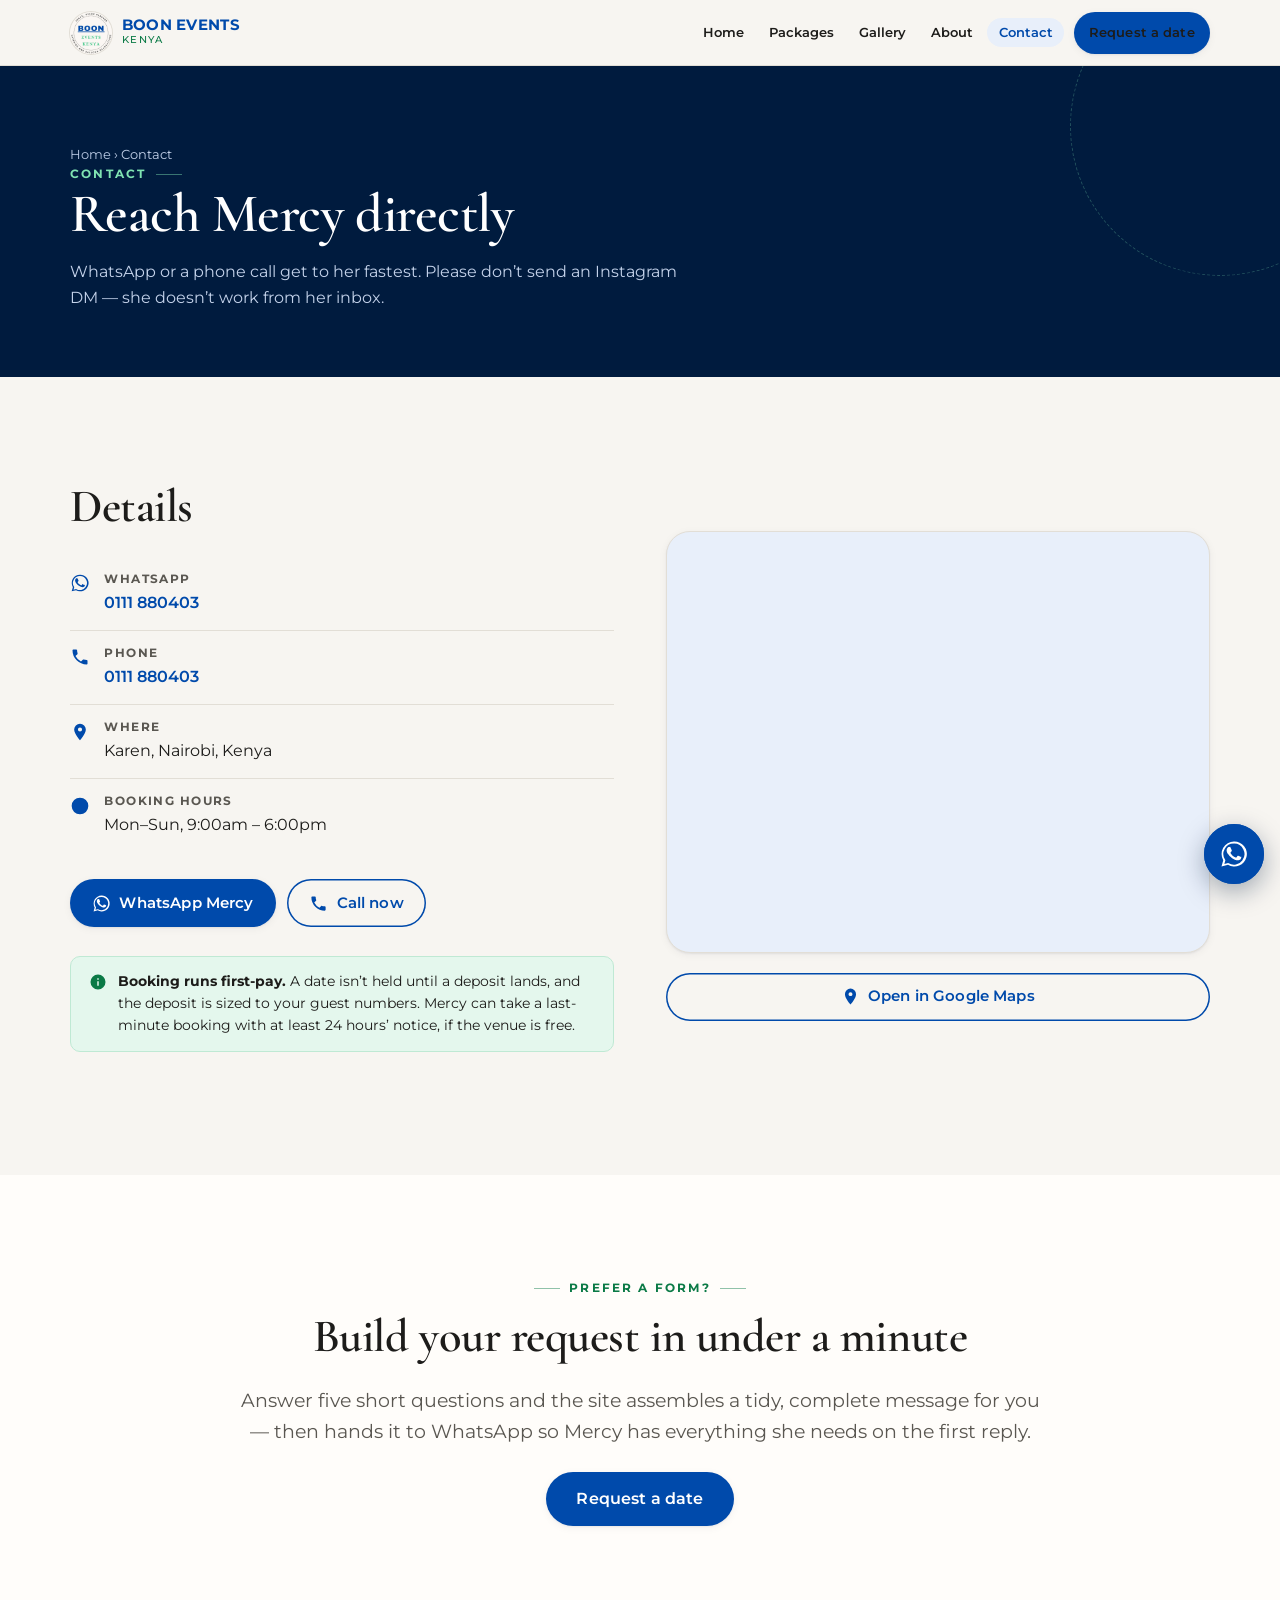
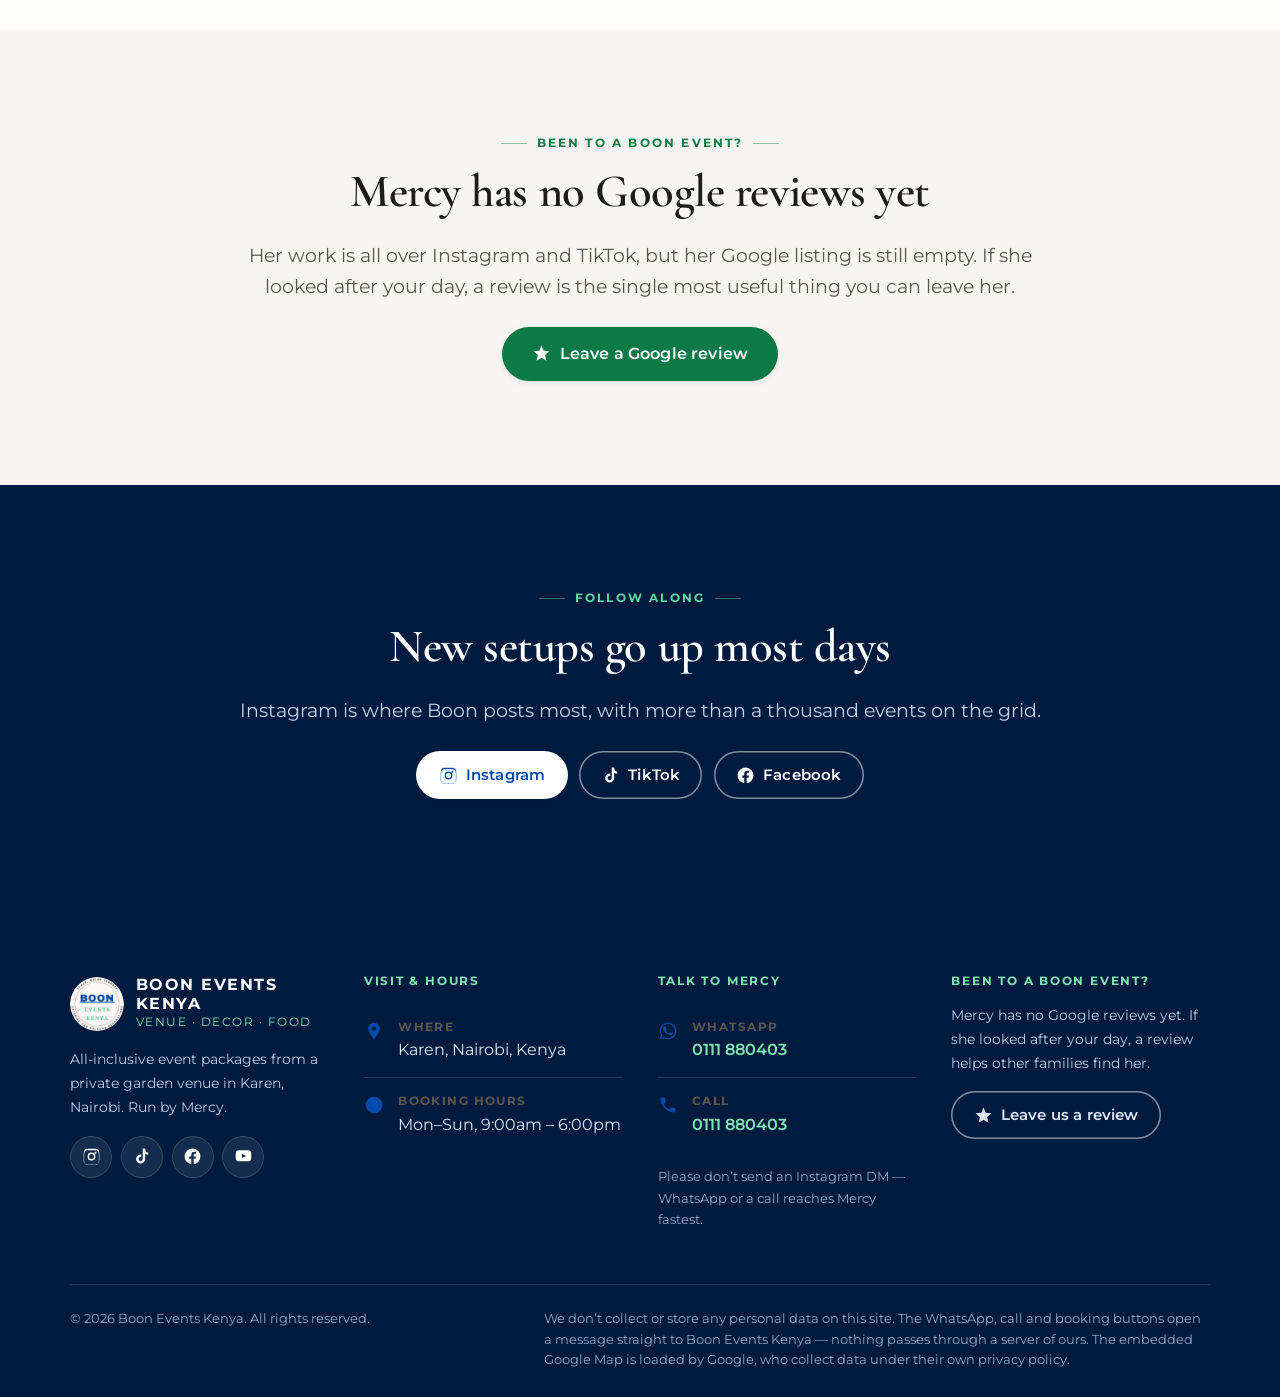
<file: contact.html>
<!doctype html>
<html lang="en">
<head>
<meta charset="utf-8">
<meta name="viewport" content="width=device-width, initial-scale=1">
<title>Contact | Boon Events Kenya &mdash; WhatsApp 0111 880403, Karen Nairobi</title>
<meta name="description" content="Reach Mercy at Boon Events Kenya on WhatsApp or 0111 880403, 9am to 6pm daily. Three private event venues in Karen, Nairobi. Map, hours and booking details.">
<link rel="canonical" href="https://ignatius-kimeu.github.io/storyfront-boon-events-kenya/contact.html">
<meta name="theme-color" content="#004AAB">
<meta name="robots" content="index, follow">

<meta property="og:type" content="website">
<meta property="og:site_name" content="Boon Events Kenya">
<meta property="og:locale" content="en_KE">
<meta property="og:title" content="Contact | Boon Events Kenya &mdash; WhatsApp 0111 880403, Karen Nairobi">
<meta property="og:description" content="Reach Mercy at Boon Events Kenya on WhatsApp or 0111 880403, 9am to 6pm daily. Three private event venues in Karen, Nairobi. Map, hours and booking details.">
<meta property="og:url" content="https://ignatius-kimeu.github.io/storyfront-boon-events-kenya/contact.html">
<meta property="og:image" content="https://ignatius-kimeu.github.io/storyfront-boon-events-kenya/og-image.jpg">
<meta property="og:image:width" content="1200">
<meta property="og:image:height" content="630">
<meta property="og:image:alt" content="Boon Events Kenya — garden table setting in Karen, Nairobi">
<meta name="twitter:card" content="summary_large_image">
<meta name="twitter:title" content="Contact | Boon Events Kenya &mdash; WhatsApp 0111 880403, Karen Nairobi">
<meta name="twitter:description" content="Reach Mercy at Boon Events Kenya on WhatsApp or 0111 880403, 9am to 6pm daily. Three private event venues in Karen, Nairobi. Map, hours and booking details.">
<meta name="twitter:image" content="https://ignatius-kimeu.github.io/storyfront-boon-events-kenya/og-image.jpg">

<link rel="icon" href="favicon.ico" sizes="any">
<link rel="icon" type="image/png" href="favicon.png">
<link rel="apple-touch-icon" href="apple-touch-icon.png">

<link rel="preconnect" href="https://fonts.googleapis.com">
<link rel="preconnect" href="https://fonts.gstatic.com" crossorigin>
<link rel="stylesheet" href="https://fonts.googleapis.com/css2?family=Cormorant+Garamond:wght@500;600;700&family=Montserrat:wght@400;500;600;700;800&display=swap">
<link rel="stylesheet" href="assets/style.css">
</head>
<body>
<div class="splash" aria-hidden="true"><div class="splash__seal"><img src="favicon.png" alt="" width="104" height="104"></div></div>

<a class="skip" href="#main">Skip to content</a>

<header class="hdr">
  <div class="wrap hdr__in">
    <a class="brand" href="index.html">
      <img src="favicon.png" alt="Boon Events Kenya" width="42" height="42">
      <span><b>BOON EVENTS</b><span>Kenya</span></span>
    </a>
    <button class="burger" type="button" aria-label="Menu" aria-expanded="false" aria-controls="nav"><span></span></button>
    <nav class="nav" id="nav" aria-label="Main">
      <a href="index.html">Home</a><a href="services.html">Packages</a><a href="gallery.html">Gallery</a><a href="about.html">About</a><a href="contact.html" aria-current="page">Contact</a>
      <a class="btn" href="book.html">Request a date</a>
    </nav>
  </div>
</header>
<main id="main">
<section class="pagehead">
  <div class="wrap">
    <p class="crumbs"><a href="index.html">Home</a> &rsaquo; Contact</p>
    <p class="eyebrow">Contact</p>
    <h1>Reach Mercy directly</h1>
    <p>WhatsApp or a phone call get to her fastest. Please don&rsquo;t send an Instagram DM &mdash; she doesn&rsquo;t work from her inbox.</p>
  </div>
</section>

<section class="section">
  <div class="wrap">
    <div class="split">
      <div class="rv">
        <h2>Details</h2>
        <ul class="info" style="margin-bottom:1.7rem">
          <li><svg viewBox="0 0 24 24" aria-hidden="true" focusable="false"><path d="M17.5 14.4c-.3-.2-1.8-.9-2-1-.3-.1-.5-.2-.7.1s-.7 1-.9 1.2c-.2.2-.3.2-.6.1a8 8 0 0 1-2.4-1.5 9 9 0 0 1-1.6-2c-.2-.4 0-.5.1-.7l.5-.6.3-.5v-.5l-1-2.2c-.2-.6-.5-.5-.7-.5h-.6c-.2 0-.5.1-.8.4a3.2 3.2 0 0 0-1 2.4c0 1.4 1 2.7 1.2 2.9.1.2 2 3.1 5 4.3 1.8.7 2.5.8 3.3.7.6 0 1.8-.7 2-1.4.3-.7.3-1.3.2-1.4l-.3-.3M12 2a10 10 0 0 0-8.6 15L2 22l5.2-1.4A10 10 0 1 0 12 2m0 1.7a8.3 8.3 0 0 1 6.6 13.4 8.3 8.3 0 0 1-10.9 2.3l-.4-.2-3 .8.8-3-.2-.4A8.3 8.3 0 0 1 12 3.7"/></svg><span><b>WhatsApp</b><a href="https://wa.me/254111880403?text=Hi%20Boon%20Events%20Kenya!%20I%20found%20you%20on%20your%20website%20and%20I%27d%20like%20to%20ask%20about%20your%20event%20packages%20in%20Karen." target="_blank" rel="noopener">0111 880403</a></span></li>
          <li><svg viewBox="0 0 24 24" aria-hidden="true" focusable="false"><path d="M6.6 10.8a15.1 15.1 0 0 0 6.6 6.6l2.2-2.2c.3-.3.7-.4 1-.2 1.2.4 2.4.6 3.6.6.6 0 1 .5 1 1V20c0 .6-.4 1-1 1A17 17 0 0 1 3 4c0-.6.5-1 1-1h3.5c.6 0 1 .4 1 1 0 1.3.2 2.5.6 3.6.1.4 0 .8-.2 1z"/></svg><span><b>Phone</b><a href="tel:+254111880403">0111 880403</a></span></li>
          <li><svg viewBox="0 0 24 24" aria-hidden="true" focusable="false"><path d="M12 2a7 7 0 0 0-7 7c0 5.3 7 13 7 13s7-7.7 7-13a7 7 0 0 0-7-7m0 9.5A2.5 2.5 0 1 1 12 6.5a2.5 2.5 0 0 1 0 5"/></svg><span><b>Where</b><span>Karen, Nairobi, Kenya</span></span></li>
          <li><svg viewBox="0 0 24 24" aria-hidden="true" focusable="false"><path d="M12 2a10 10 0 1 0 0 20 10 10 0 0 0 0-20m.5 5H11v6l5.2 3.2.8-1.3-4.5-2.7z"/></svg><span><b>Booking hours</b><span>Mon&ndash;Sun, 9:00am &ndash; 6:00pm</span></span></li>
        </ul>
        <div class="btn-row">
          <a class="btn" href="https://wa.me/254111880403?text=Hi%20Boon%20Events%20Kenya!%20I%20found%20you%20on%20your%20website%20and%20I%27d%20like%20to%20ask%20about%20your%20event%20packages%20in%20Karen." target="_blank" rel="noopener"><svg viewBox="0 0 24 24" aria-hidden="true" focusable="false"><path d="M17.5 14.4c-.3-.2-1.8-.9-2-1-.3-.1-.5-.2-.7.1s-.7 1-.9 1.2c-.2.2-.3.2-.6.1a8 8 0 0 1-2.4-1.5 9 9 0 0 1-1.6-2c-.2-.4 0-.5.1-.7l.5-.6.3-.5v-.5l-1-2.2c-.2-.6-.5-.5-.7-.5h-.6c-.2 0-.5.1-.8.4a3.2 3.2 0 0 0-1 2.4c0 1.4 1 2.7 1.2 2.9.1.2 2 3.1 5 4.3 1.8.7 2.5.8 3.3.7.6 0 1.8-.7 2-1.4.3-.7.3-1.3.2-1.4l-.3-.3M12 2a10 10 0 0 0-8.6 15L2 22l5.2-1.4A10 10 0 1 0 12 2m0 1.7a8.3 8.3 0 0 1 6.6 13.4 8.3 8.3 0 0 1-10.9 2.3l-.4-.2-3 .8.8-3-.2-.4A8.3 8.3 0 0 1 12 3.7"/></svg> WhatsApp Mercy</a>
          <a class="btn btn--ghost" href="tel:+254111880403"><svg viewBox="0 0 24 24" aria-hidden="true" focusable="false"><path d="M6.6 10.8a15.1 15.1 0 0 0 6.6 6.6l2.2-2.2c.3-.3.7-.4 1-.2 1.2.4 2.4.6 3.6.6.6 0 1 .5 1 1V20c0 .6-.4 1-1 1A17 17 0 0 1 3 4c0-.6.5-1 1-1h3.5c.6 0 1 .4 1 1 0 1.3.2 2.5.6 3.6.1.4 0 .8-.2 1z"/></svg> Call now</a>
        </div>

        <div class="note rv" style="margin-top:1.8rem">
          <svg viewBox="0 0 24 24" aria-hidden="true" focusable="false"><path d="M12 2a10 10 0 1 0 0 20 10 10 0 0 0 0-20m1 15h-2v-6h2zm0-8h-2V7h2z"/></svg><span><b>Booking runs first-pay.</b> A date isn&rsquo;t held until a deposit lands, and the deposit is sized to your guest numbers. Mercy can take a last-minute booking with at least 24 hours&rsquo; notice, if the venue is free.</span>
        </div>
      </div>

      <div class="rv rv-d2">
        <div class="map" style="margin-bottom:1.2rem">
          <iframe src="https://www.google.com/maps?q=BOON+EVENTS+KENYA,+Karen,+Nairobi,+Kenya&hl=en&z=14&output=embed" title="Map showing Boon Events Kenya in Karen, Nairobi" loading="lazy" referrerpolicy="no-referrer-when-downgrade" allowfullscreen></iframe>
        </div>
        <a class="btn btn--ghost btn--block" href="https://www.google.com/maps/search/?api=1&query=BOON+EVENTS+KENYA+Karen+Nairobi" target="_blank" rel="noopener"><svg viewBox="0 0 24 24" aria-hidden="true" focusable="false"><path d="M12 2a7 7 0 0 0-7 7c0 5.3 7 13 7 13s7-7.7 7-13a7 7 0 0 0-7-7m0 9.5A2.5 2.5 0 1 1 12 6.5a2.5 2.5 0 0 1 0 5"/></svg> Open in Google Maps</a>
      </div>
    </div>
  </div>
</section>

<section class="section section--tint">
  <div class="wrap center">
    <p class="eyebrow">Prefer a form?</p>
    <h2 class="rv">Build your request in under a minute</h2>
    <p class="lede rv rv-d1">Answer five short questions and the site assembles a tidy, complete message for you &mdash; then hands it to WhatsApp so Mercy has everything she needs on the first reply.</p>
    <div class="btn-row rv rv-d2" style="margin-top:1.5rem"><a class="btn btn--lg" href="book.html">Request a date</a></div>
  </div>
</section>

<section class="section">
  <div class="wrap center">
    <p class="eyebrow">Been to a Boon event?</p>
    <h2 class="rv">Mercy has no Google reviews yet</h2>
    <p class="lede rv rv-d1">Her work is all over Instagram and TikTok, but her Google listing is still empty. If she looked after your day, a review is the single most useful thing you can leave her.</p>
    <div class="btn-row rv rv-d2" style="margin-top:1.5rem">
      <a class="btn btn--lg btn--green" href="https://www.google.com/maps/search/?api=1&query=BOON+EVENTS+KENYA+Karen+Nairobi" target="_blank" rel="noopener"><svg viewBox="0 0 24 24" aria-hidden="true" focusable="false"><path d="m12 17.3-6.2 3.7 1.7-7L2 9.2l7.2-.6L12 2l2.8 6.6 7.2.6-5.5 4.8 1.7 7z"/></svg> Leave a Google review</a>
    </div>
  </div>
</section>

<section class="section section--blue">
  <div class="wrap center">
    <p class="eyebrow">Follow along</p>
    <h2>New setups go up most days</h2>
    <p class="lede">Instagram is where Boon posts most, with more than a thousand events on the grid.</p>
    <div class="btn-row" style="margin-top:1.5rem">
      <a class="btn btn--light" href="https://www.instagram.com/boon_eventskenya/" target="_blank" rel="noopener"><svg viewBox="0 0 24 24" aria-hidden="true" focusable="false"><path d="M12 2.2c3.2 0 3.6 0 4.9.1 1.2.1 1.8.3 2.2.4.6.2 1 .5 1.4 1 .4.3.7.8.9 1.3.2.5.4 1.1.4 2.3.1 1.3.1 1.7.1 4.9s0 3.6-.1 4.9c0 1.2-.2 1.8-.4 2.2-.2.6-.5 1-1 1.4-.3.4-.8.7-1.3.9-.5.2-1.1.4-2.3.4-1.3.1-1.7.1-4.9.1s-3.6 0-4.9-.1c-1.2 0-1.8-.2-2.2-.4-.6-.2-1-.5-1.4-1-.4-.3-.7-.8-.9-1.3-.2-.5-.4-1.1-.4-2.3C2.2 15.6 2.2 15.2 2.2 12s0-3.6.1-4.9c0-1.2.2-1.8.4-2.2.2-.6.5-1 1-1.4.3-.4.8-.7 1.3-.9.5-.2 1.1-.4 2.3-.4C8.4 2.2 8.8 2.2 12 2.2m0 1.8c-3.1 0-3.5 0-4.7.1-1.1 0-1.7.2-2.1.4-.5.2-.9.4-1.2.8-.4.3-.6.7-.8 1.2-.2.4-.3 1-.4 2.1 0 1.2-.1 1.6-.1 4.7s0 3.5.1 4.7c.1 1.1.2 1.7.4 2.1.2.5.4.9.8 1.2.3.4.7.6 1.2.8.4.2 1 .3 2.1.4 1.2 0 1.6.1 4.7.1s3.5 0 4.7-.1c1.1-.1 1.7-.2 2.1-.4.5-.2.9-.4 1.2-.8.4-.3.6-.7.8-1.2.2-.4.3-1 .4-2.1 0-1.2.1-1.6.1-4.7s0-3.5-.1-4.7c-.1-1.1-.2-1.7-.4-2.1-.2-.5-.4-.9-.8-1.2-.3-.4-.7-.6-1.2-.8-.4-.2-1-.3-2.1-.4-1.2 0-1.6-.1-4.7-.1m0 3.1a4.9 4.9 0 1 1 0 9.8 4.9 4.9 0 0 1 0-9.8m0 8.1a3.2 3.2 0 1 0 0-6.4 3.2 3.2 0 0 0 0 6.4m6.2-8.3a1.2 1.2 0 1 1-2.3 0 1.2 1.2 0 0 1 2.3 0"/></svg> Instagram</a>
      <a class="btn btn--onblue" href="https://www.tiktok.com/@boon_eventskenya" target="_blank" rel="noopener"><svg viewBox="0 0 24 24" aria-hidden="true" focusable="false"><path d="M16.6 2h-3v13.2a2.7 2.7 0 1 1-2.7-2.7c.3 0 .5 0 .8.1v-3a5.7 5.7 0 1 0 4.9 5.6V8.6a6.6 6.6 0 0 0 3.9 1.3v-3a3.6 3.6 0 0 1-3.6-3.6z"/></svg> TikTok</a>
      <a class="btn btn--onblue" href="https://www.facebook.com/people/Boon-Events-Kenya/" target="_blank" rel="noopener"><svg viewBox="0 0 24 24" aria-hidden="true" focusable="false"><path d="M22 12a10 10 0 1 0-11.6 9.9v-7h-2.5V12h2.5V9.8c0-2.5 1.5-3.9 3.8-3.9 1.1 0 2.2.2 2.2.2v2.5h-1.2c-1.3 0-1.7.8-1.7 1.6V12h2.8l-.4 2.9h-2.4v7A10 10 0 0 0 22 12"/></svg> Facebook</a>
    </div>
  </div>
</section>
</main>
<footer class="ftr">
  <div class="wrap">
    <div class="ftr__grid">
      <div>
        <div class="ftr__brand">
          <img src="favicon.png" alt="Boon Events Kenya" width="54" height="54">
          <span><b>Boon Events Kenya</b><span>Venue &middot; Decor &middot; Food</span></span>
        </div>
        <p>All-inclusive event packages from a private garden venue in Karen, Nairobi. Run by Mercy.</p>
        <div class="ftr__social">
          <a href="https://www.instagram.com/boon_eventskenya/" target="_blank" rel="noopener" aria-label="Instagram"><svg viewBox="0 0 24 24" aria-hidden="true" focusable="false"><path d="M12 2.2c3.2 0 3.6 0 4.9.1 1.2.1 1.8.3 2.2.4.6.2 1 .5 1.4 1 .4.3.7.8.9 1.3.2.5.4 1.1.4 2.3.1 1.3.1 1.7.1 4.9s0 3.6-.1 4.9c0 1.2-.2 1.8-.4 2.2-.2.6-.5 1-1 1.4-.3.4-.8.7-1.3.9-.5.2-1.1.4-2.3.4-1.3.1-1.7.1-4.9.1s-3.6 0-4.9-.1c-1.2 0-1.8-.2-2.2-.4-.6-.2-1-.5-1.4-1-.4-.3-.7-.8-.9-1.3-.2-.5-.4-1.1-.4-2.3C2.2 15.6 2.2 15.2 2.2 12s0-3.6.1-4.9c0-1.2.2-1.8.4-2.2.2-.6.5-1 1-1.4.3-.4.8-.7 1.3-.9.5-.2 1.1-.4 2.3-.4C8.4 2.2 8.8 2.2 12 2.2m0 1.8c-3.1 0-3.5 0-4.7.1-1.1 0-1.7.2-2.1.4-.5.2-.9.4-1.2.8-.4.3-.6.7-.8 1.2-.2.4-.3 1-.4 2.1 0 1.2-.1 1.6-.1 4.7s0 3.5.1 4.7c.1 1.1.2 1.7.4 2.1.2.5.4.9.8 1.2.3.4.7.6 1.2.8.4.2 1 .3 2.1.4 1.2 0 1.6.1 4.7.1s3.5 0 4.7-.1c1.1-.1 1.7-.2 2.1-.4.5-.2.9-.4 1.2-.8.4-.3.6-.7.8-1.2.2-.4.3-1 .4-2.1 0-1.2.1-1.6.1-4.7s0-3.5-.1-4.7c-.1-1.1-.2-1.7-.4-2.1-.2-.5-.4-.9-.8-1.2-.3-.4-.7-.6-1.2-.8-.4-.2-1-.3-2.1-.4-1.2 0-1.6-.1-4.7-.1m0 3.1a4.9 4.9 0 1 1 0 9.8 4.9 4.9 0 0 1 0-9.8m0 8.1a3.2 3.2 0 1 0 0-6.4 3.2 3.2 0 0 0 0 6.4m6.2-8.3a1.2 1.2 0 1 1-2.3 0 1.2 1.2 0 0 1 2.3 0"/></svg></a>
          <a href="https://www.tiktok.com/@boon_eventskenya" target="_blank" rel="noopener" aria-label="TikTok"><svg viewBox="0 0 24 24" aria-hidden="true" focusable="false"><path d="M16.6 2h-3v13.2a2.7 2.7 0 1 1-2.7-2.7c.3 0 .5 0 .8.1v-3a5.7 5.7 0 1 0 4.9 5.6V8.6a6.6 6.6 0 0 0 3.9 1.3v-3a3.6 3.6 0 0 1-3.6-3.6z"/></svg></a>
          <a href="https://www.facebook.com/people/Boon-Events-Kenya/" target="_blank" rel="noopener" aria-label="Facebook"><svg viewBox="0 0 24 24" aria-hidden="true" focusable="false"><path d="M22 12a10 10 0 1 0-11.6 9.9v-7h-2.5V12h2.5V9.8c0-2.5 1.5-3.9 3.8-3.9 1.1 0 2.2.2 2.2.2v2.5h-1.2c-1.3 0-1.7.8-1.7 1.6V12h2.8l-.4 2.9h-2.4v7A10 10 0 0 0 22 12"/></svg></a>
          <a href="https://www.youtube.com/@boon_eventskenya" target="_blank" rel="noopener" aria-label="YouTube"><svg viewBox="0 0 24 24" aria-hidden="true" focusable="false"><path d="M21.6 7.2s-.2-1.4-.8-2c-.7-.8-1.5-.8-1.9-.8C16.1 4.2 12 4.2 12 4.2s-4.1 0-6.9.2c-.4 0-1.2 0-1.9.8-.6.6-.8 2-.8 2S2.2 8.8 2.2 10.4v1.5c0 1.6.2 3.2.2 3.2s.2 1.4.8 2c.7.8 1.7.7 2.1.8 1.6.2 6.7.2 6.7.2s4.1 0 6.9-.2c.4 0 1.2 0 1.9-.8.6-.6.8-2 .8-2s.2-1.6.2-3.2v-1.5c0-1.6-.2-3.2-.2-3.2M9.9 14V8.6l5.4 2.7z"/></svg></a>
        </div>
      </div>

      <div>
        <h4>Visit &amp; hours</h4>
        <ul class="info" style="--line:rgba(255,255,255,.13)">
          <li><svg viewBox="0 0 24 24" aria-hidden="true" focusable="false"><path d="M12 2a7 7 0 0 0-7 7c0 5.3 7 13 7 13s7-7.7 7-13a7 7 0 0 0-7-7m0 9.5A2.5 2.5 0 1 1 12 6.5a2.5 2.5 0 0 1 0 5"/></svg><span><b>Where</b><span style="color:#DCE6F5">Karen, Nairobi, Kenya</span></span></li>
          <li><svg viewBox="0 0 24 24" aria-hidden="true" focusable="false"><path d="M12 2a10 10 0 1 0 0 20 10 10 0 0 0 0-20m.5 5H11v6l5.2 3.2.8-1.3-4.5-2.7z"/></svg><span><b>Booking hours</b><span style="color:#DCE6F5">Mon&ndash;Sun, 9:00am &ndash; 6:00pm</span></span></li>
        </ul>
      </div>

      <div>
        <h4>Talk to Mercy</h4>
        <ul class="info" style="--line:rgba(255,255,255,.13)">
          <li><svg viewBox="0 0 24 24" aria-hidden="true" focusable="false"><path d="M17.5 14.4c-.3-.2-1.8-.9-2-1-.3-.1-.5-.2-.7.1s-.7 1-.9 1.2c-.2.2-.3.2-.6.1a8 8 0 0 1-2.4-1.5 9 9 0 0 1-1.6-2c-.2-.4 0-.5.1-.7l.5-.6.3-.5v-.5l-1-2.2c-.2-.6-.5-.5-.7-.5h-.6c-.2 0-.5.1-.8.4a3.2 3.2 0 0 0-1 2.4c0 1.4 1 2.7 1.2 2.9.1.2 2 3.1 5 4.3 1.8.7 2.5.8 3.3.7.6 0 1.8-.7 2-1.4.3-.7.3-1.3.2-1.4l-.3-.3M12 2a10 10 0 0 0-8.6 15L2 22l5.2-1.4A10 10 0 1 0 12 2m0 1.7a8.3 8.3 0 0 1 6.6 13.4 8.3 8.3 0 0 1-10.9 2.3l-.4-.2-3 .8.8-3-.2-.4A8.3 8.3 0 0 1 12 3.7"/></svg><span><b>WhatsApp</b><a href="https://wa.me/254111880403?text=Hi%20Boon%20Events%20Kenya!%20I%20found%20you%20on%20your%20website%20and%20I%27d%20like%20to%20ask%20about%20your%20event%20packages%20in%20Karen." target="_blank" rel="noopener" style="color:#7FE3B2">0111 880403</a></span></li>
          <li><svg viewBox="0 0 24 24" aria-hidden="true" focusable="false"><path d="M6.6 10.8a15.1 15.1 0 0 0 6.6 6.6l2.2-2.2c.3-.3.7-.4 1-.2 1.2.4 2.4.6 3.6.6.6 0 1 .5 1 1V20c0 .6-.4 1-1 1A17 17 0 0 1 3 4c0-.6.5-1 1-1h3.5c.6 0 1 .4 1 1 0 1.3.2 2.5.6 3.6.1.4 0 .8-.2 1z"/></svg><span><b>Call</b><a href="tel:+254111880403" style="color:#7FE3B2">0111 880403</a></span></li>
        </ul>
        <p style="font-size:.82rem;margin-top:.9rem;color:#8FA5C6">Please don&rsquo;t send an Instagram DM &mdash; WhatsApp or a call reaches Mercy fastest.</p>
      </div>

      <div>
        <h4>Been to a Boon event?</h4>
        <p>Mercy has no Google reviews yet. If she looked after your day, a review helps other families find her.</p>
        <a class="btn btn--onblue" href="https://www.google.com/maps/search/?api=1&query=BOON+EVENTS+KENYA+Karen+Nairobi" target="_blank" rel="noopener"><svg viewBox="0 0 24 24" aria-hidden="true" focusable="false"><path d="m12 17.3-6.2 3.7 1.7-7L2 9.2l7.2-.6L12 2l2.8 6.6 7.2.6-5.5 4.8 1.7 7z"/></svg> Leave us a review</a>
      </div>
    </div>

    <div class="ftr__base">
      <span>&copy; <span data-year>2026</span> Boon Events Kenya. All rights reserved.</span>
      <span class="ftr__priv">We don&rsquo;t collect or store any personal data on this site. The WhatsApp, call and booking buttons open a message straight to Boon Events Kenya &mdash; nothing passes through a server of ours. The embedded Google Map is loaded by Google, who collect data under their own privacy policy.</span>
    </div>
  </div>
</footer>

<a class="fab" href="https://wa.me/254111880403?text=Hi%20Boon%20Events%20Kenya!%20I%20found%20you%20on%20your%20website%20and%20I%27d%20like%20to%20ask%20about%20your%20event%20packages%20in%20Karen." target="_blank" rel="noopener" aria-label="Chat with Boon Events Kenya on WhatsApp"><svg viewBox="0 0 24 24" aria-hidden="true" focusable="false"><path d="M17.5 14.4c-.3-.2-1.8-.9-2-1-.3-.1-.5-.2-.7.1s-.7 1-.9 1.2c-.2.2-.3.2-.6.1a8 8 0 0 1-2.4-1.5 9 9 0 0 1-1.6-2c-.2-.4 0-.5.1-.7l.5-.6.3-.5v-.5l-1-2.2c-.2-.6-.5-.5-.7-.5h-.6c-.2 0-.5.1-.8.4a3.2 3.2 0 0 0-1 2.4c0 1.4 1 2.7 1.2 2.9.1.2 2 3.1 5 4.3 1.8.7 2.5.8 3.3.7.6 0 1.8-.7 2-1.4.3-.7.3-1.3.2-1.4l-.3-.3M12 2a10 10 0 0 0-8.6 15L2 22l5.2-1.4A10 10 0 1 0 12 2m0 1.7a8.3 8.3 0 0 1 6.6 13.4 8.3 8.3 0 0 1-10.9 2.3l-.4-.2-3 .8.8-3-.2-.4A8.3 8.3 0 0 1 12 3.7"/></svg></a>
<script src="assets/app.js" defer></script>

</body>
</html>
</file>
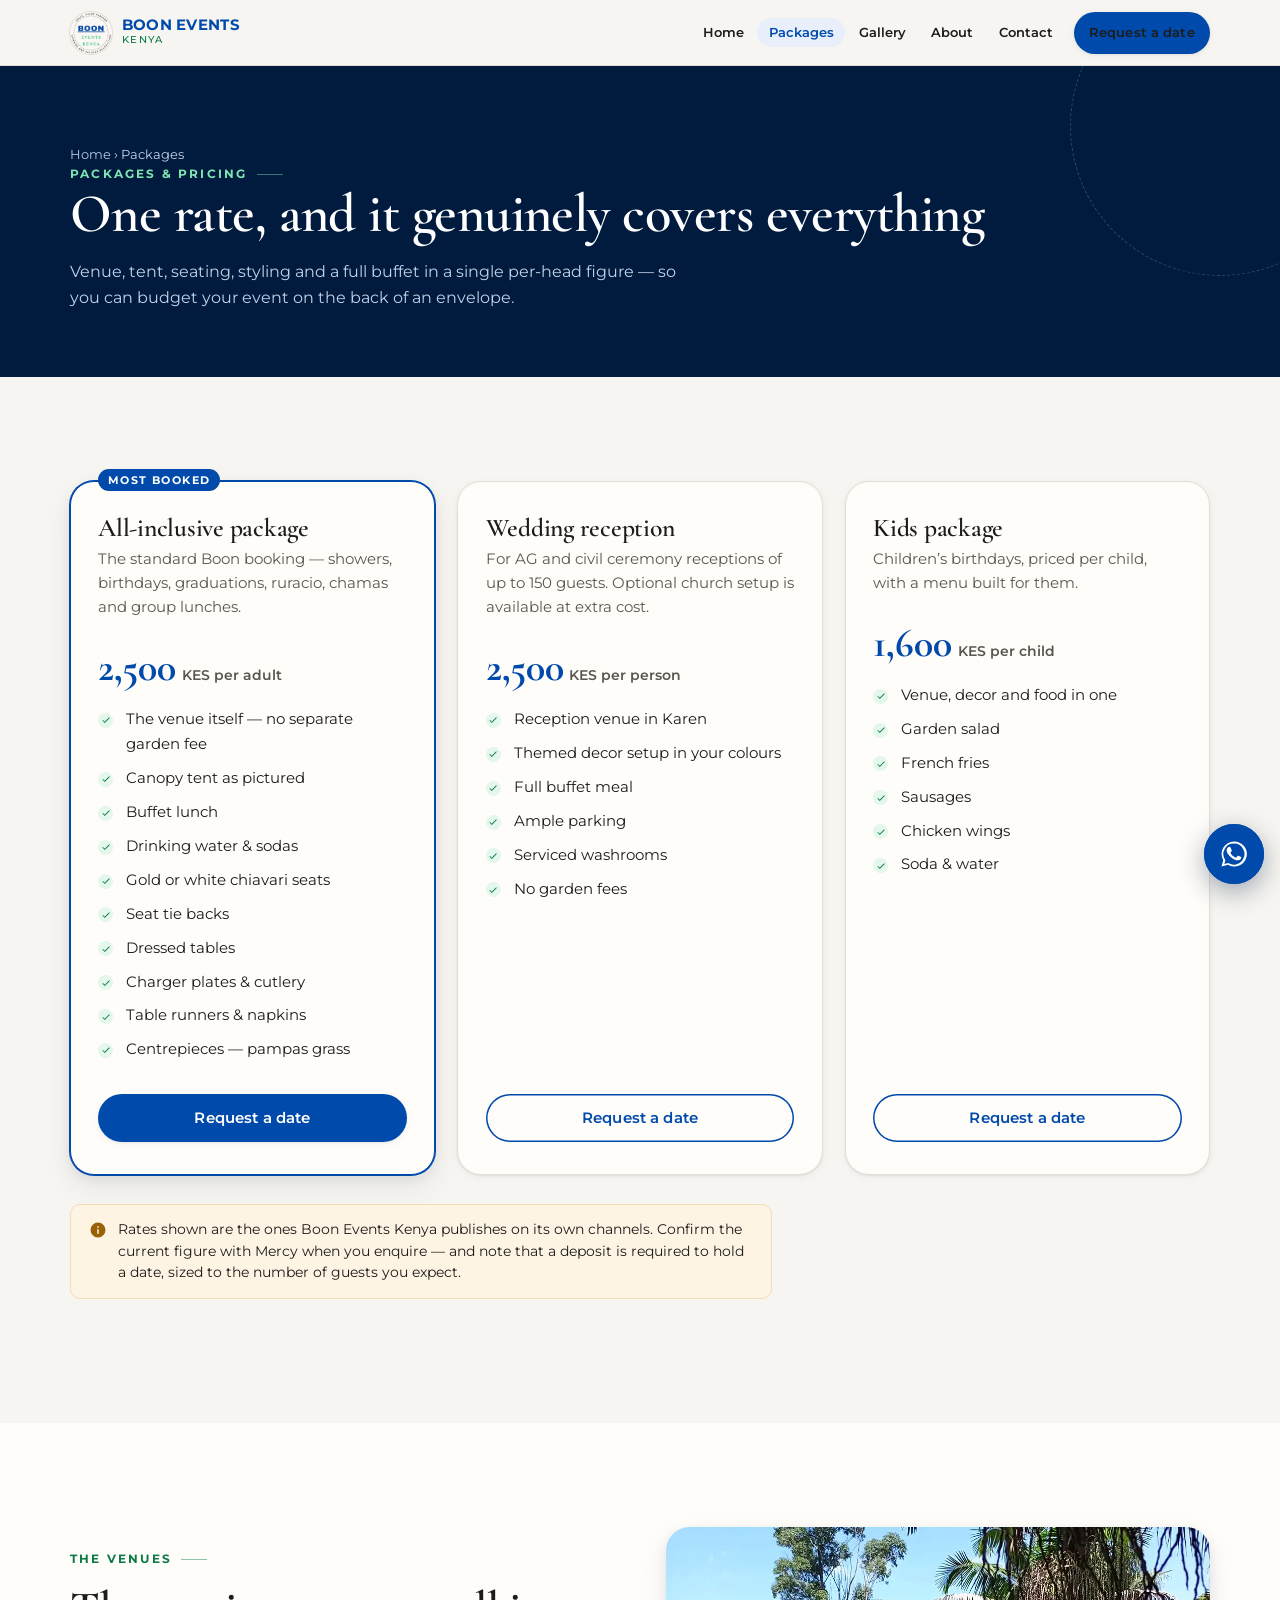
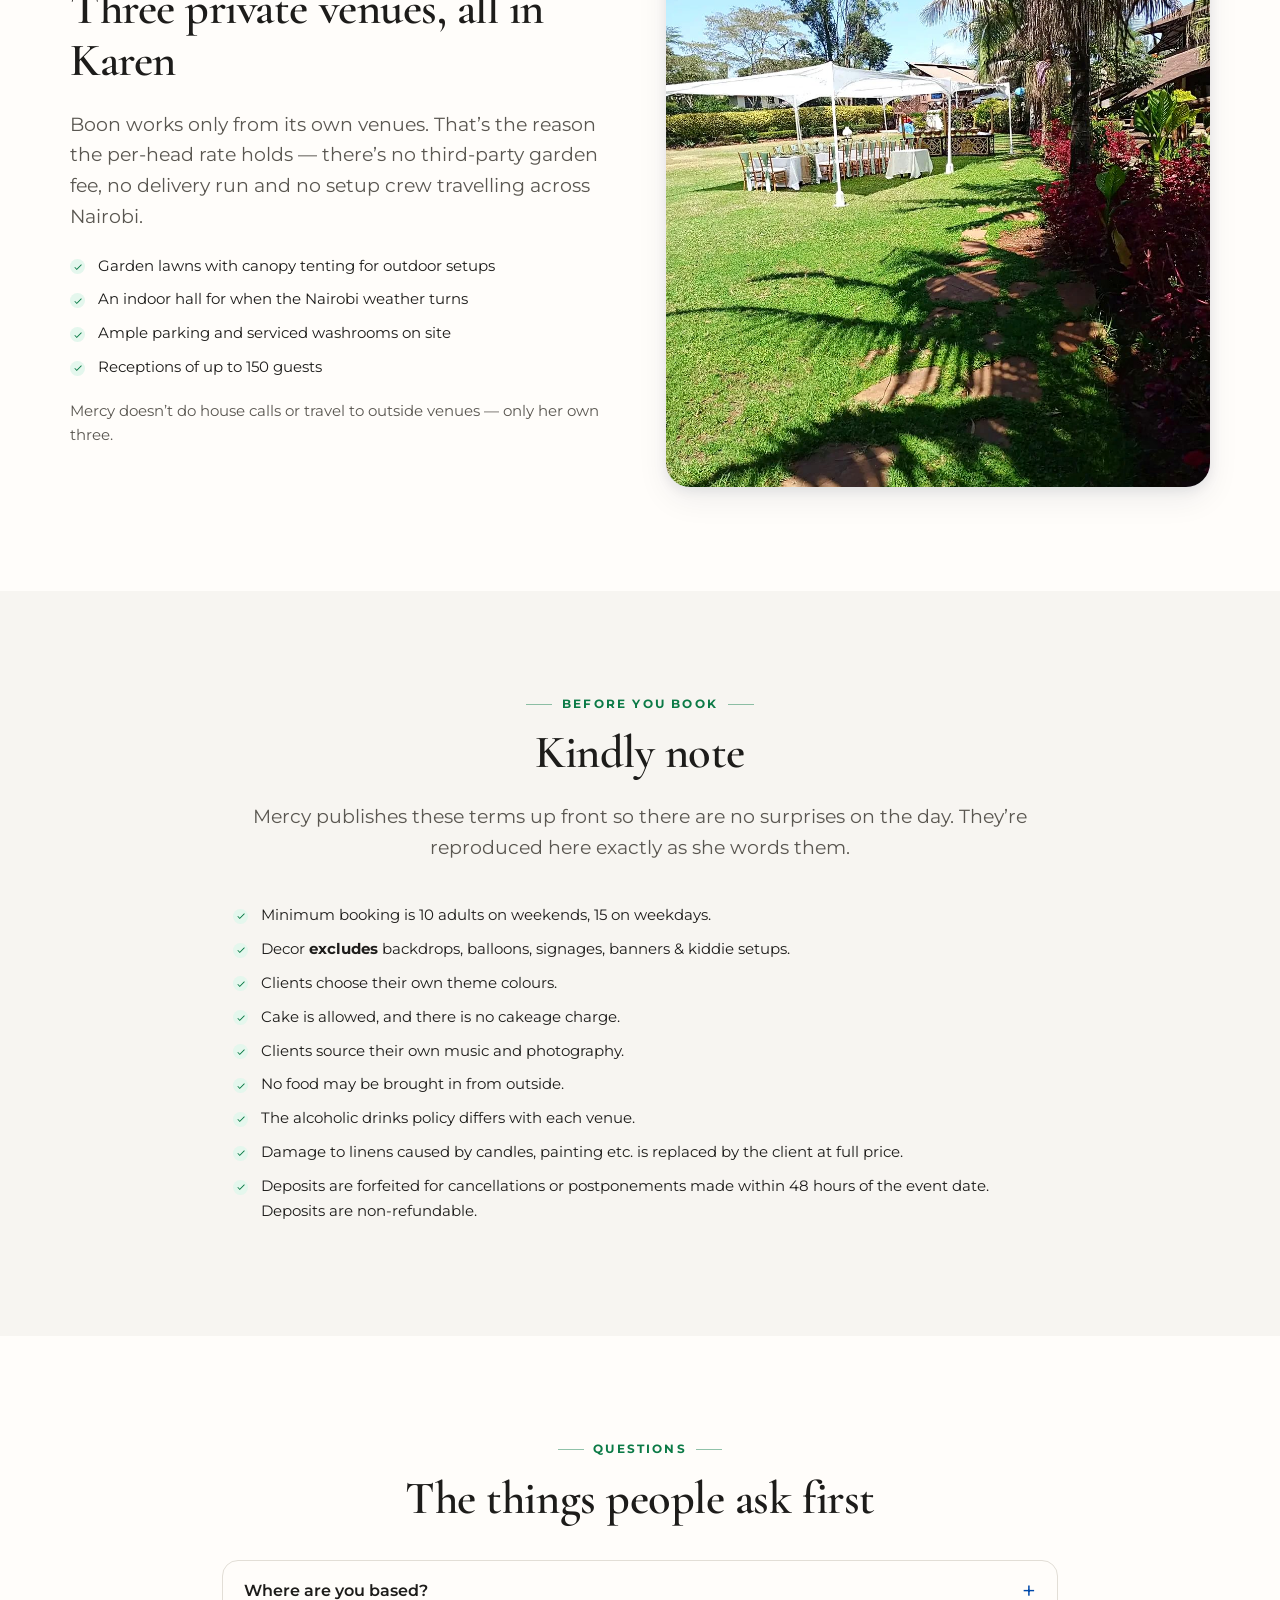
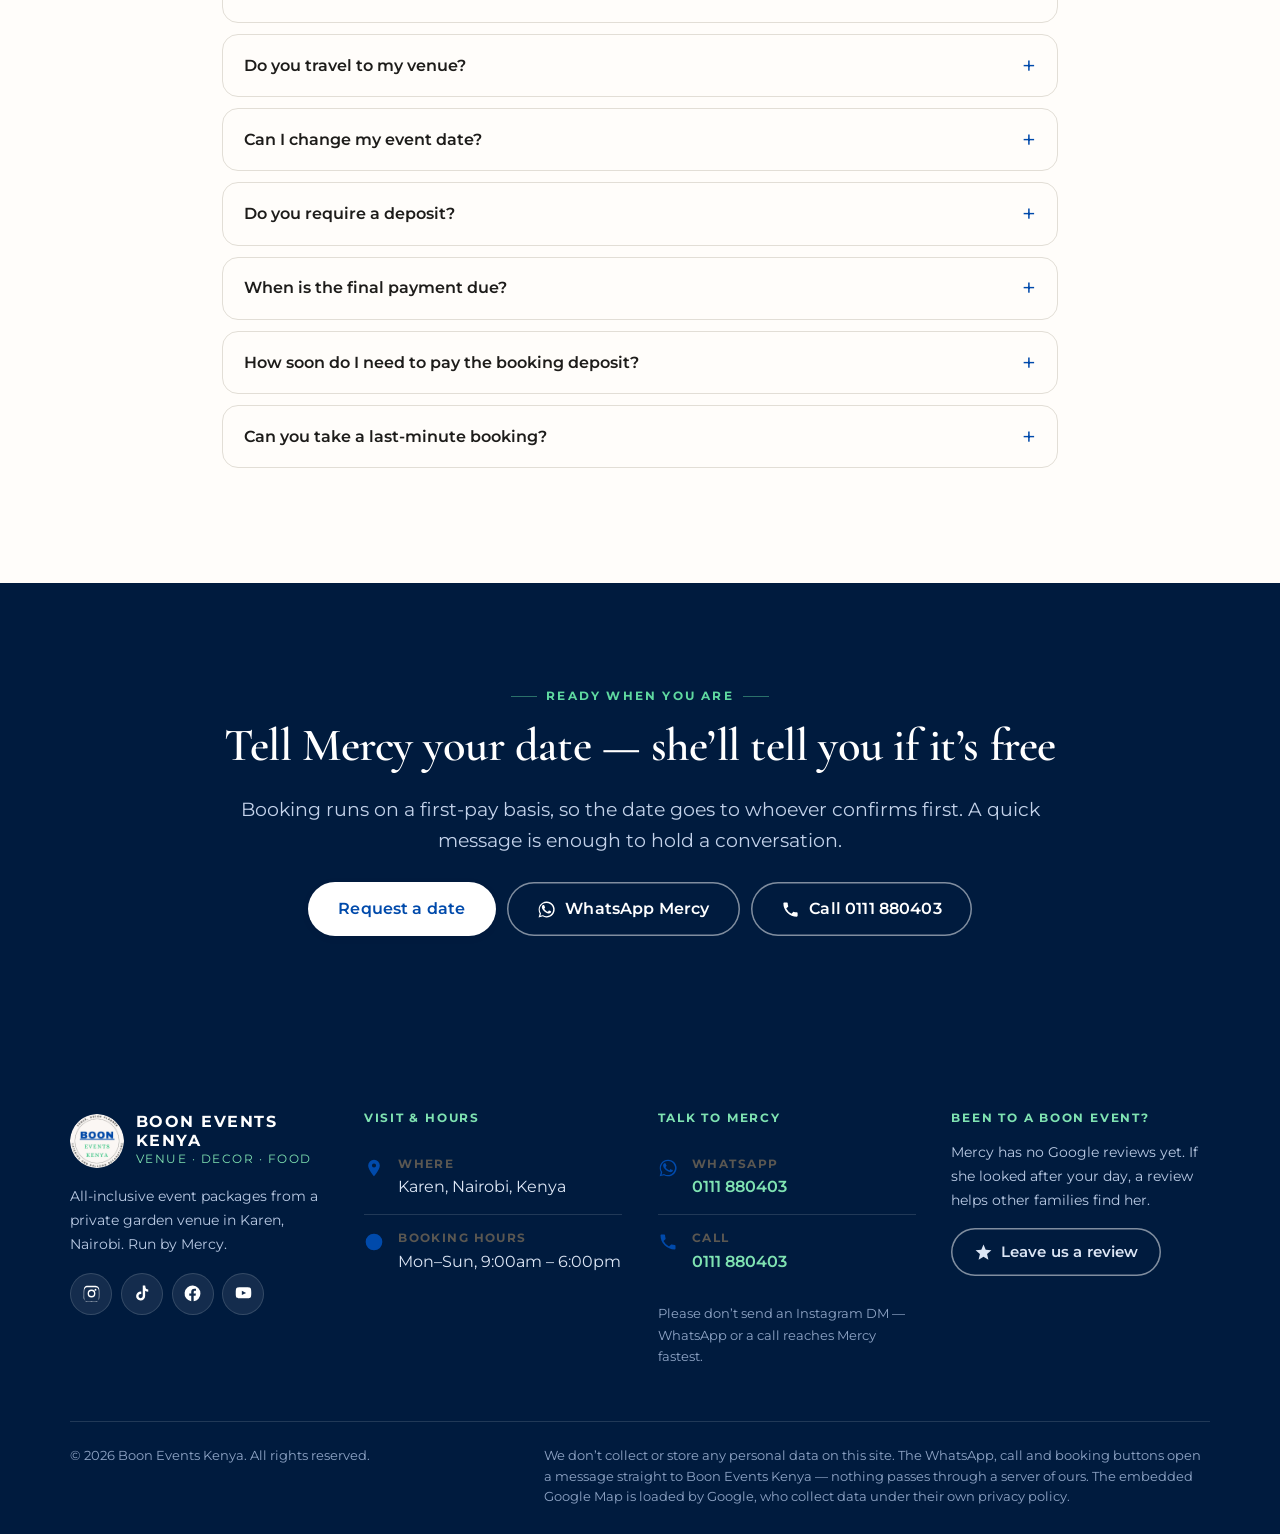
<file: services.html>
<!doctype html>
<html lang="en">
<head>
<meta charset="utf-8">
<meta name="viewport" content="width=device-width, initial-scale=1">
<title>Packages &amp; Pricing | Boon Events Kenya, Karen Nairobi</title>
<meta name="description" content="All-inclusive event packages in Karen, Nairobi: venue, tent, decor, seating and full buffet from KES 2,500 per adult and KES 1,600 per child. Wedding receptions up to 150 guests.">
<link rel="canonical" href="https://ignatius-kimeu.github.io/storyfront-boon-events-kenya/services.html">
<meta name="theme-color" content="#004AAB">
<meta name="robots" content="index, follow">

<meta property="og:type" content="website">
<meta property="og:site_name" content="Boon Events Kenya">
<meta property="og:locale" content="en_KE">
<meta property="og:title" content="Packages &amp; Pricing | Boon Events Kenya, Karen Nairobi">
<meta property="og:description" content="All-inclusive event packages in Karen, Nairobi: venue, tent, decor, seating and full buffet from KES 2,500 per adult and KES 1,600 per child. Wedding receptions up to 150 guests.">
<meta property="og:url" content="https://ignatius-kimeu.github.io/storyfront-boon-events-kenya/services.html">
<meta property="og:image" content="https://ignatius-kimeu.github.io/storyfront-boon-events-kenya/og-image.jpg">
<meta property="og:image:width" content="1200">
<meta property="og:image:height" content="630">
<meta property="og:image:alt" content="Boon Events Kenya — garden table setting in Karen, Nairobi">
<meta name="twitter:card" content="summary_large_image">
<meta name="twitter:title" content="Packages &amp; Pricing | Boon Events Kenya, Karen Nairobi">
<meta name="twitter:description" content="All-inclusive event packages in Karen, Nairobi: venue, tent, decor, seating and full buffet from KES 2,500 per adult and KES 1,600 per child. Wedding receptions up to 150 guests.">
<meta name="twitter:image" content="https://ignatius-kimeu.github.io/storyfront-boon-events-kenya/og-image.jpg">

<link rel="icon" href="favicon.ico" sizes="any">
<link rel="icon" type="image/png" href="favicon.png">
<link rel="apple-touch-icon" href="apple-touch-icon.png">

<link rel="preconnect" href="https://fonts.googleapis.com">
<link rel="preconnect" href="https://fonts.gstatic.com" crossorigin>
<link rel="stylesheet" href="https://fonts.googleapis.com/css2?family=Cormorant+Garamond:wght@500;600;700&family=Montserrat:wght@400;500;600;700;800&display=swap">
<link rel="stylesheet" href="assets/style.css">
</head>
<body>
<div class="splash" aria-hidden="true"><div class="splash__seal"><img src="favicon.png" alt="" width="104" height="104"></div></div>

<a class="skip" href="#main">Skip to content</a>

<header class="hdr">
  <div class="wrap hdr__in">
    <a class="brand" href="index.html">
      <img src="favicon.png" alt="Boon Events Kenya" width="42" height="42">
      <span><b>BOON EVENTS</b><span>Kenya</span></span>
    </a>
    <button class="burger" type="button" aria-label="Menu" aria-expanded="false" aria-controls="nav"><span></span></button>
    <nav class="nav" id="nav" aria-label="Main">
      <a href="index.html">Home</a><a href="services.html" aria-current="page">Packages</a><a href="gallery.html">Gallery</a><a href="about.html">About</a><a href="contact.html">Contact</a>
      <a class="btn" href="book.html">Request a date</a>
    </nav>
  </div>
</header>
<main id="main">
<section class="pagehead">
  <div class="wrap">
    <p class="crumbs"><a href="index.html">Home</a> &rsaquo; Packages</p>
    <p class="eyebrow">Packages &amp; pricing</p>
    <h1>One rate, and it genuinely covers everything</h1>
    <p>Venue, tent, seating, styling and a full buffet in a single per-head figure &mdash; so you can budget your event on the back of an envelope.</p>
  </div>
</section>

<section class="section">
  <div class="wrap">
    <div class="price-grid">
      <div class="price price--lead rv">
        <span class="price__tag">Most booked</span>
        <h3>All-inclusive package</h3>
        <p style="font-size:.92rem;color:#5A5751">The standard Boon booking &mdash; showers, birthdays, graduations, ruracio, chamas and group lunches.</p>
        <div class="price__rate"><b>2,500</b><span>KES per adult</span></div>
        <ul class="tick"><li>The venue itself &mdash; no separate garden fee</li><li>Canopy tent as pictured</li><li>Buffet lunch</li><li>Drinking water &amp; sodas</li><li>Gold or white chiavari seats</li><li>Seat tie backs</li><li>Dressed tables</li><li>Charger plates &amp; cutlery</li><li>Table runners &amp; napkins</li><li>Centrepieces &mdash; pampas grass</li></ul>
        <a class="btn btn--block" href="book.html">Request a date</a>
      </div>

      <div class="price rv rv-d2">
        <h3>Wedding reception</h3>
        <p style="font-size:.92rem;color:#5A5751">For AG and civil ceremony receptions of up to 150 guests. Optional church setup is available at extra cost.</p>
        <div class="price__rate"><b>2,500</b><span>KES per person</span></div>
        <ul class="tick"><li>Reception venue in Karen</li><li>Themed decor setup in your colours</li><li>Full buffet meal</li><li>Ample parking</li><li>Serviced washrooms</li><li>No garden fees</li></ul>
        <a class="btn btn--ghost btn--block" href="book.html">Request a date</a>
      </div>

      <div class="price rv rv-d3">
        <h3>Kids package</h3>
        <p style="font-size:.92rem;color:#5A5751">Children&rsquo;s birthdays, priced per child, with a menu built for them.</p>
        <div class="price__rate"><b>1,600</b><span>KES per child</span></div>
        <ul class="tick"><li>Venue, decor and food in one</li><li>Garden salad</li><li>French fries</li><li>Sausages</li><li>Chicken wings</li><li>Soda &amp; water</li></ul>
        <a class="btn btn--ghost btn--block" href="book.html">Request a date</a>
      </div>
    </div>

    <div class="note note--warn rv" style="margin-top:1.8rem;max-width:78ch">
      <svg viewBox="0 0 24 24" aria-hidden="true" focusable="false"><path d="M12 2a10 10 0 1 0 0 20 10 10 0 0 0 0-20m1 15h-2v-6h2zm0-8h-2V7h2z"/></svg><span>Rates shown are the ones Boon Events Kenya publishes on its own channels. Confirm the current figure with Mercy when you enquire &mdash; and note that a deposit is required to hold a date, sized to the number of guests you expect.</span>
    </div>
  </div>
</section>

<section class="section section--tint">
  <div class="wrap">
    <div class="split">
      <div class="rv">
        <p class="eyebrow">The venues</p>
        <h2>Three private venues, all in Karen</h2>
        <p class="lede">Boon works only from its own venues. That&rsquo;s the reason the per-head rate holds &mdash; there&rsquo;s no third-party garden fee, no delivery run and no setup crew travelling across Nairobi.</p>
        <ul class="tick" style="margin-top:1.2rem">
          <li>Garden lawns with canopy tenting for outdoor setups</li>
          <li>An indoor hall for when the Nairobi weather turns</li>
          <li>Ample parking and serviced washrooms on site</li>
          <li>Receptions of up to 150 guests</li>
        </ul>
        <p style="margin-top:1.2rem;font-size:.92rem;color:#5A5751">Mercy doesn&rsquo;t do house calls or travel to outside venues &mdash; only her own three.</p>
      </div>
      <div class="split__img rv rv-d2">
        <img src="images/garden-lawn-marquee.jpg" alt="Open garden lawn in Karen with a white marquee pitched under mature palms and flowering shrubs" width="1080" height="1440" loading="lazy">
      </div>
    </div>
  </div>
</section>

<section class="section">
  <div class="wrap">
    <div class="center" style="margin-bottom:2.4rem">
      <p class="eyebrow">Before you book</p>
      <h2 class="rv">Kindly note</h2>
      <p class="lede rv rv-d1">Mercy publishes these terms up front so there are no surprises on the day. They&rsquo;re reproduced here exactly as she words them.</p>
    </div>
    <div style="max-width:74ch;margin-inline:auto">
      <ul class="tick rv" style="font-size:1rem"><li>Minimum booking is 10 adults on weekends, 15 on weekdays.</li><li>Decor <b>excludes</b> backdrops, balloons, signages, banners &amp; kiddie setups.</li><li>Clients choose their own theme colours.</li><li>Cake is allowed, and there is no cakeage charge.</li><li>Clients source their own music and photography.</li><li>No food may be brought in from outside.</li><li>The alcoholic drinks policy differs with each venue.</li><li>Damage to linens caused by candles, painting etc. is replaced by the client at full price.</li><li>Deposits are forfeited for cancellations or postponements made within 48 hours of the event date. Deposits are non-refundable.</li></ul>
    </div>
  </div>
</section>

<section class="section section--tint">
  <div class="wrap">
    <div class="center" style="margin-bottom:2.2rem">
      <p class="eyebrow">Questions</p>
      <h2 class="rv">The things people ask first</h2>
    </div>
    <div style="max-width:76ch;margin-inline:auto"><details class="faq rv"><summary>Where are you based?</summary><div class="faq__body"><p>Mercy is based in Karen, Nairobi &mdash; and so are the three venues you get to choose from.</p></div></details><details class="faq rv"><summary>Do you travel to my venue?</summary><div class="faq__body"><p>No. Boon doesn&rsquo;t do house calls or venue calls, and only uses its own venues in Karen. That is exactly why the rate stays where it is.</p></div></details><details class="faq rv"><summary>Can I change my event date?</summary><div class="faq__body"><p>Yes, as long as you do so more than 48 hours before the booked date, so you don&rsquo;t lose your deposit.</p></div></details><details class="faq rv"><summary>Do you require a deposit?</summary><div class="faq__body"><p>Yes. The amount depends on the number of people you expect to host.</p></div></details><details class="faq rv"><summary>When is the final payment due?</summary><div class="faq__body"><p>Immediately the setup is completed on the day of your event.</p></div></details><details class="faq rv"><summary>How soon do I need to pay the booking deposit?</summary><div class="faq__body"><p>Booking is on a first-pay basis. It&rsquo;s entirely up to you when you&rsquo;d like to make your payment &mdash; but the date goes to whoever pays first.</p></div></details><details class="faq rv"><summary>Can you take a last-minute booking?</summary><div class="faq__body"><p>Yes &mdash; as long as the venue is free, Mercy can book you a day before the event. That needs at least 24 hours&rsquo; notice.</p></div></details></div>
  </div>
</section>

<section class="section section--blue">
  <div class="wrap center">
    <p class="eyebrow">Ready when you are</p>
    <h2>Tell Mercy your date &mdash; she&rsquo;ll tell you if it&rsquo;s free</h2>
    <p class="lede">Booking runs on a first-pay basis, so the date goes to whoever confirms first. A quick message is enough to hold a conversation.</p>
    <div class="btn-row" style="margin-top:1.6rem">
      <a class="btn btn--lg btn--light" href="book.html">Request a date</a>
      <a class="btn btn--lg btn--onblue" href="https://wa.me/254111880403?text=Hi%20Boon%20Events%20Kenya!%20I%20found%20you%20on%20your%20website%20and%20I%27d%20like%20to%20ask%20about%20your%20event%20packages%20in%20Karen." target="_blank" rel="noopener"><svg viewBox="0 0 24 24" aria-hidden="true" focusable="false"><path d="M17.5 14.4c-.3-.2-1.8-.9-2-1-.3-.1-.5-.2-.7.1s-.7 1-.9 1.2c-.2.2-.3.2-.6.1a8 8 0 0 1-2.4-1.5 9 9 0 0 1-1.6-2c-.2-.4 0-.5.1-.7l.5-.6.3-.5v-.5l-1-2.2c-.2-.6-.5-.5-.7-.5h-.6c-.2 0-.5.1-.8.4a3.2 3.2 0 0 0-1 2.4c0 1.4 1 2.7 1.2 2.9.1.2 2 3.1 5 4.3 1.8.7 2.5.8 3.3.7.6 0 1.8-.7 2-1.4.3-.7.3-1.3.2-1.4l-.3-.3M12 2a10 10 0 0 0-8.6 15L2 22l5.2-1.4A10 10 0 1 0 12 2m0 1.7a8.3 8.3 0 0 1 6.6 13.4 8.3 8.3 0 0 1-10.9 2.3l-.4-.2-3 .8.8-3-.2-.4A8.3 8.3 0 0 1 12 3.7"/></svg> WhatsApp Mercy</a>
      <a class="btn btn--lg btn--onblue" href="tel:+254111880403"><svg viewBox="0 0 24 24" aria-hidden="true" focusable="false"><path d="M6.6 10.8a15.1 15.1 0 0 0 6.6 6.6l2.2-2.2c.3-.3.7-.4 1-.2 1.2.4 2.4.6 3.6.6.6 0 1 .5 1 1V20c0 .6-.4 1-1 1A17 17 0 0 1 3 4c0-.6.5-1 1-1h3.5c.6 0 1 .4 1 1 0 1.3.2 2.5.6 3.6.1.4 0 .8-.2 1z"/></svg> Call 0111 880403</a>
    </div>
  </div>
</section>
</main>
<footer class="ftr">
  <div class="wrap">
    <div class="ftr__grid">
      <div>
        <div class="ftr__brand">
          <img src="favicon.png" alt="Boon Events Kenya" width="54" height="54">
          <span><b>Boon Events Kenya</b><span>Venue &middot; Decor &middot; Food</span></span>
        </div>
        <p>All-inclusive event packages from a private garden venue in Karen, Nairobi. Run by Mercy.</p>
        <div class="ftr__social">
          <a href="https://www.instagram.com/boon_eventskenya/" target="_blank" rel="noopener" aria-label="Instagram"><svg viewBox="0 0 24 24" aria-hidden="true" focusable="false"><path d="M12 2.2c3.2 0 3.6 0 4.9.1 1.2.1 1.8.3 2.2.4.6.2 1 .5 1.4 1 .4.3.7.8.9 1.3.2.5.4 1.1.4 2.3.1 1.3.1 1.7.1 4.9s0 3.6-.1 4.9c0 1.2-.2 1.8-.4 2.2-.2.6-.5 1-1 1.4-.3.4-.8.7-1.3.9-.5.2-1.1.4-2.3.4-1.3.1-1.7.1-4.9.1s-3.6 0-4.9-.1c-1.2 0-1.8-.2-2.2-.4-.6-.2-1-.5-1.4-1-.4-.3-.7-.8-.9-1.3-.2-.5-.4-1.1-.4-2.3C2.2 15.6 2.2 15.2 2.2 12s0-3.6.1-4.9c0-1.2.2-1.8.4-2.2.2-.6.5-1 1-1.4.3-.4.8-.7 1.3-.9.5-.2 1.1-.4 2.3-.4C8.4 2.2 8.8 2.2 12 2.2m0 1.8c-3.1 0-3.5 0-4.7.1-1.1 0-1.7.2-2.1.4-.5.2-.9.4-1.2.8-.4.3-.6.7-.8 1.2-.2.4-.3 1-.4 2.1 0 1.2-.1 1.6-.1 4.7s0 3.5.1 4.7c.1 1.1.2 1.7.4 2.1.2.5.4.9.8 1.2.3.4.7.6 1.2.8.4.2 1 .3 2.1.4 1.2 0 1.6.1 4.7.1s3.5 0 4.7-.1c1.1-.1 1.7-.2 2.1-.4.5-.2.9-.4 1.2-.8.4-.3.6-.7.8-1.2.2-.4.3-1 .4-2.1 0-1.2.1-1.6.1-4.7s0-3.5-.1-4.7c-.1-1.1-.2-1.7-.4-2.1-.2-.5-.4-.9-.8-1.2-.3-.4-.7-.6-1.2-.8-.4-.2-1-.3-2.1-.4-1.2 0-1.6-.1-4.7-.1m0 3.1a4.9 4.9 0 1 1 0 9.8 4.9 4.9 0 0 1 0-9.8m0 8.1a3.2 3.2 0 1 0 0-6.4 3.2 3.2 0 0 0 0 6.4m6.2-8.3a1.2 1.2 0 1 1-2.3 0 1.2 1.2 0 0 1 2.3 0"/></svg></a>
          <a href="https://www.tiktok.com/@boon_eventskenya" target="_blank" rel="noopener" aria-label="TikTok"><svg viewBox="0 0 24 24" aria-hidden="true" focusable="false"><path d="M16.6 2h-3v13.2a2.7 2.7 0 1 1-2.7-2.7c.3 0 .5 0 .8.1v-3a5.7 5.7 0 1 0 4.9 5.6V8.6a6.6 6.6 0 0 0 3.9 1.3v-3a3.6 3.6 0 0 1-3.6-3.6z"/></svg></a>
          <a href="https://www.facebook.com/people/Boon-Events-Kenya/" target="_blank" rel="noopener" aria-label="Facebook"><svg viewBox="0 0 24 24" aria-hidden="true" focusable="false"><path d="M22 12a10 10 0 1 0-11.6 9.9v-7h-2.5V12h2.5V9.8c0-2.5 1.5-3.9 3.8-3.9 1.1 0 2.2.2 2.2.2v2.5h-1.2c-1.3 0-1.7.8-1.7 1.6V12h2.8l-.4 2.9h-2.4v7A10 10 0 0 0 22 12"/></svg></a>
          <a href="https://www.youtube.com/@boon_eventskenya" target="_blank" rel="noopener" aria-label="YouTube"><svg viewBox="0 0 24 24" aria-hidden="true" focusable="false"><path d="M21.6 7.2s-.2-1.4-.8-2c-.7-.8-1.5-.8-1.9-.8C16.1 4.2 12 4.2 12 4.2s-4.1 0-6.9.2c-.4 0-1.2 0-1.9.8-.6.6-.8 2-.8 2S2.2 8.8 2.2 10.4v1.5c0 1.6.2 3.2.2 3.2s.2 1.4.8 2c.7.8 1.7.7 2.1.8 1.6.2 6.7.2 6.7.2s4.1 0 6.9-.2c.4 0 1.2 0 1.9-.8.6-.6.8-2 .8-2s.2-1.6.2-3.2v-1.5c0-1.6-.2-3.2-.2-3.2M9.9 14V8.6l5.4 2.7z"/></svg></a>
        </div>
      </div>

      <div>
        <h4>Visit &amp; hours</h4>
        <ul class="info" style="--line:rgba(255,255,255,.13)">
          <li><svg viewBox="0 0 24 24" aria-hidden="true" focusable="false"><path d="M12 2a7 7 0 0 0-7 7c0 5.3 7 13 7 13s7-7.7 7-13a7 7 0 0 0-7-7m0 9.5A2.5 2.5 0 1 1 12 6.5a2.5 2.5 0 0 1 0 5"/></svg><span><b>Where</b><span style="color:#DCE6F5">Karen, Nairobi, Kenya</span></span></li>
          <li><svg viewBox="0 0 24 24" aria-hidden="true" focusable="false"><path d="M12 2a10 10 0 1 0 0 20 10 10 0 0 0 0-20m.5 5H11v6l5.2 3.2.8-1.3-4.5-2.7z"/></svg><span><b>Booking hours</b><span style="color:#DCE6F5">Mon&ndash;Sun, 9:00am &ndash; 6:00pm</span></span></li>
        </ul>
      </div>

      <div>
        <h4>Talk to Mercy</h4>
        <ul class="info" style="--line:rgba(255,255,255,.13)">
          <li><svg viewBox="0 0 24 24" aria-hidden="true" focusable="false"><path d="M17.5 14.4c-.3-.2-1.8-.9-2-1-.3-.1-.5-.2-.7.1s-.7 1-.9 1.2c-.2.2-.3.2-.6.1a8 8 0 0 1-2.4-1.5 9 9 0 0 1-1.6-2c-.2-.4 0-.5.1-.7l.5-.6.3-.5v-.5l-1-2.2c-.2-.6-.5-.5-.7-.5h-.6c-.2 0-.5.1-.8.4a3.2 3.2 0 0 0-1 2.4c0 1.4 1 2.7 1.2 2.9.1.2 2 3.1 5 4.3 1.8.7 2.5.8 3.3.7.6 0 1.8-.7 2-1.4.3-.7.3-1.3.2-1.4l-.3-.3M12 2a10 10 0 0 0-8.6 15L2 22l5.2-1.4A10 10 0 1 0 12 2m0 1.7a8.3 8.3 0 0 1 6.6 13.4 8.3 8.3 0 0 1-10.9 2.3l-.4-.2-3 .8.8-3-.2-.4A8.3 8.3 0 0 1 12 3.7"/></svg><span><b>WhatsApp</b><a href="https://wa.me/254111880403?text=Hi%20Boon%20Events%20Kenya!%20I%20found%20you%20on%20your%20website%20and%20I%27d%20like%20to%20ask%20about%20your%20event%20packages%20in%20Karen." target="_blank" rel="noopener" style="color:#7FE3B2">0111 880403</a></span></li>
          <li><svg viewBox="0 0 24 24" aria-hidden="true" focusable="false"><path d="M6.6 10.8a15.1 15.1 0 0 0 6.6 6.6l2.2-2.2c.3-.3.7-.4 1-.2 1.2.4 2.4.6 3.6.6.6 0 1 .5 1 1V20c0 .6-.4 1-1 1A17 17 0 0 1 3 4c0-.6.5-1 1-1h3.5c.6 0 1 .4 1 1 0 1.3.2 2.5.6 3.6.1.4 0 .8-.2 1z"/></svg><span><b>Call</b><a href="tel:+254111880403" style="color:#7FE3B2">0111 880403</a></span></li>
        </ul>
        <p style="font-size:.82rem;margin-top:.9rem;color:#8FA5C6">Please don&rsquo;t send an Instagram DM &mdash; WhatsApp or a call reaches Mercy fastest.</p>
      </div>

      <div>
        <h4>Been to a Boon event?</h4>
        <p>Mercy has no Google reviews yet. If she looked after your day, a review helps other families find her.</p>
        <a class="btn btn--onblue" href="https://www.google.com/maps/search/?api=1&query=BOON+EVENTS+KENYA+Karen+Nairobi" target="_blank" rel="noopener"><svg viewBox="0 0 24 24" aria-hidden="true" focusable="false"><path d="m12 17.3-6.2 3.7 1.7-7L2 9.2l7.2-.6L12 2l2.8 6.6 7.2.6-5.5 4.8 1.7 7z"/></svg> Leave us a review</a>
      </div>
    </div>

    <div class="ftr__base">
      <span>&copy; <span data-year>2026</span> Boon Events Kenya. All rights reserved.</span>
      <span class="ftr__priv">We don&rsquo;t collect or store any personal data on this site. The WhatsApp, call and booking buttons open a message straight to Boon Events Kenya &mdash; nothing passes through a server of ours. The embedded Google Map is loaded by Google, who collect data under their own privacy policy.</span>
    </div>
  </div>
</footer>

<a class="fab" href="https://wa.me/254111880403?text=Hi%20Boon%20Events%20Kenya!%20I%20found%20you%20on%20your%20website%20and%20I%27d%20like%20to%20ask%20about%20your%20event%20packages%20in%20Karen." target="_blank" rel="noopener" aria-label="Chat with Boon Events Kenya on WhatsApp"><svg viewBox="0 0 24 24" aria-hidden="true" focusable="false"><path d="M17.5 14.4c-.3-.2-1.8-.9-2-1-.3-.1-.5-.2-.7.1s-.7 1-.9 1.2c-.2.2-.3.2-.6.1a8 8 0 0 1-2.4-1.5 9 9 0 0 1-1.6-2c-.2-.4 0-.5.1-.7l.5-.6.3-.5v-.5l-1-2.2c-.2-.6-.5-.5-.7-.5h-.6c-.2 0-.5.1-.8.4a3.2 3.2 0 0 0-1 2.4c0 1.4 1 2.7 1.2 2.9.1.2 2 3.1 5 4.3 1.8.7 2.5.8 3.3.7.6 0 1.8-.7 2-1.4.3-.7.3-1.3.2-1.4l-.3-.3M12 2a10 10 0 0 0-8.6 15L2 22l5.2-1.4A10 10 0 1 0 12 2m0 1.7a8.3 8.3 0 0 1 6.6 13.4 8.3 8.3 0 0 1-10.9 2.3l-.4-.2-3 .8.8-3-.2-.4A8.3 8.3 0 0 1 12 3.7"/></svg></a>
<script src="assets/app.js" defer></script>

</body>
</html>
</file>
<file: assets/style.css>
/* ==========================================================================
   Boon Events Kenya — shared stylesheet
   Palette sampled straight out of the client's own logo JPEG:
     #004AAB  the blue in "BOON"
     #13B569  the green in "EVENTS KENYA"
     #F7F5F1  the cream the seal sits on
     #1D1C1A  the near-black of the ring lettering
   ========================================================================== */

:root{
  --blue:#004AAB;
  --blue-deep:#00306F;
  --blue-ink:#001B3E;
  --blue-soft:#E8EFFA;
  --green:#13B569;
  --green-deep:#0B7A46;
  --green-soft:#E4F7ED;
  --cream:#F7F5F1;
  --cream-2:#FFFDFA;
  --ink:#1D1C1A;
  --muted:#5A5751;
  --line:#E2DED6;
  --white:#fff;

  --shadow-s:0 1px 2px rgba(0,27,62,.06), 0 2px 8px rgba(0,27,62,.05);
  --shadow-m:0 4px 12px rgba(0,27,62,.08), 0 12px 32px rgba(0,27,62,.07);
  --shadow-l:0 18px 50px rgba(0,27,62,.16);

  --sans:'Montserrat', 'Segoe UI', system-ui, -apple-system, sans-serif;
  --serif:'Cormorant Garamond', Georgia, 'Times New Roman', serif;

  --wrap:1180px;
  --r-s:10px; --r-m:16px; --r-l:24px; --r-xl:32px;
  --head-h:66px;
  --ease:cubic-bezier(.22,.61,.36,1);
}

*,*::before,*::after{box-sizing:border-box}
/* explicit display: on .btn/.note/etc otherwise beats the UA [hidden] rule */
[hidden]{display:none !important}
html{-webkit-text-size-adjust:100%; scroll-behavior:smooth}
@media (prefers-reduced-motion:reduce){ html{scroll-behavior:auto} }

body{
  margin:0; background:var(--cream); color:var(--ink);
  font-family:var(--sans); font-size:16px; line-height:1.65;
  -webkit-font-smoothing:antialiased; overflow-x:hidden;
}
img,video{max-width:100%; display:block}
a{color:var(--blue); text-decoration:none}
a:hover{text-decoration:underline}

h1,h2,h3,h4{font-family:var(--serif); font-weight:600; line-height:1.12; margin:0 0 .5em; letter-spacing:-.01em}
h1{font-size:clamp(2.3rem,7vw,4.1rem)}
h2{font-size:clamp(1.85rem,4.6vw,2.9rem)}
h3{font-size:clamp(1.25rem,2.6vw,1.6rem)}
p{margin:0 0 1.1em}

.wrap{width:100%; max-width:var(--wrap); margin-inline:auto; padding-inline:20px}
.section{padding:clamp(56px,9vw,104px) 0}
.section--tint{background:var(--cream-2)}
.section--blue{background:var(--blue-ink); color:#E9EFF9}
.section--blue h2,.section--blue h3{color:#fff}

.center{text-align:center}
.lede{font-size:clamp(1.02rem,1.9vw,1.16rem); color:var(--muted); max-width:62ch}
.center .lede{margin-inline:auto}
.section--blue .lede{color:#C3D2EA}

/* eyebrow — echoes the letterspaced ring type in the logo seal */
.eyebrow{
  font-size:.72rem; font-weight:700; letter-spacing:.19em; text-transform:uppercase;
  color:var(--green-deep); margin:0 0 .85rem; display:flex; align-items:center; gap:.6rem;
}
.center .eyebrow{justify-content:center}
.eyebrow::before,.eyebrow::after{content:''; height:1px; width:26px; background:currentColor; opacity:.45}
.center .eyebrow::before{display:block}
.eyebrow::before{display:none}
.section--blue .eyebrow{color:#5FD9A0}

/* --------------------------------------------------------- buttons ------ */
.btn{
  --bg:var(--blue); --fg:#fff;
  display:inline-flex; align-items:center; justify-content:center; gap:.55em;
  padding:.86em 1.5em; min-height:48px;
  background:var(--bg); color:var(--fg);
  font:600 .93rem/1.1 var(--sans); letter-spacing:.01em;
  border:0; border-radius:100px; cursor:pointer; text-align:center;
  transition:transform .25s var(--ease), box-shadow .25s var(--ease), background .2s;
  box-shadow:var(--shadow-s); text-decoration:none;
}
.btn:hover{transform:translateY(-2px); box-shadow:var(--shadow-m); text-decoration:none; color:var(--fg)}
.btn:active{transform:translateY(0)}
.btn:focus-visible{outline:3px solid var(--green); outline-offset:3px}
.btn svg{width:19px; height:19px; flex:none; fill:currentColor}
.btn--green{--bg:var(--green-deep)}
.btn--ghost{--bg:transparent; --fg:var(--blue); box-shadow:inset 0 0 0 1.5px var(--blue)}
.btn--ghost:hover{--bg:var(--blue); --fg:#fff}
.btn--light{--bg:#fff; --fg:var(--blue)}
.btn--onblue{--bg:transparent; --fg:#fff; box-shadow:inset 0 0 0 1.5px rgba(255,255,255,.5)}
.btn--onblue:hover{--bg:#fff; --fg:var(--blue-ink)}
.btn--lg{padding:1.02em 1.9em; font-size:1rem; min-height:54px}
.btn--block{display:flex; width:100%}

.btn-row{display:flex; flex-wrap:wrap; gap:.7rem}
.center .btn-row{justify-content:center}

/* --------------------------------------------------------- header ------- */
.hdr{
  position:fixed; inset:0 0 auto; z-index:900; height:var(--head-h);
  background:rgba(247,245,241,.97); border-bottom:1px solid var(--line);
  transition:transform .34s var(--ease), box-shadow .3s;
  /* deliberately no backdrop-filter — it breaks fixed mobile nav panels in Chromium */
}
.hdr--hidden{transform:translateY(-100%)}
.hdr--stuck{box-shadow:var(--shadow-s)}
.hdr__in{height:100%; display:flex; align-items:center; justify-content:space-between; gap:1rem}
.brand{display:flex; align-items:center; gap:.6rem; text-decoration:none; color:var(--ink)}
.brand:hover{text-decoration:none}
.brand img{width:42px; height:42px; border-radius:50%; box-shadow:0 0 0 1px var(--line)}
.brand b{font:700 .95rem/1 var(--sans); letter-spacing:.02em; color:var(--blue); display:block}
.brand span{font:500 .64rem/1.5 var(--sans); letter-spacing:.15em; text-transform:uppercase; color:var(--green-deep)}

.nav{display:flex; align-items:center; gap:.15rem}
.nav a{
  padding:.6em .85em; border-radius:100px; color:var(--ink);
  font:600 .84rem/1 var(--sans); white-space:nowrap;
  transition:background .2s, color .2s;
}
.nav a:hover{background:var(--blue-soft); color:var(--blue); text-decoration:none}
.nav a[aria-current="page"]{color:var(--blue); background:var(--blue-soft)}
.nav .btn{margin-left:.45rem; padding:.7em 1.15em; min-height:42px; font-size:.83rem}

.burger{
  display:none; width:46px; height:46px; border:0; background:transparent; cursor:pointer;
  border-radius:12px; align-items:center; justify-content:center;
}
.burger:focus-visible{outline:3px solid var(--blue); outline-offset:2px}
.burger span{display:block; width:22px; height:2px; background:var(--ink); border-radius:2px; position:relative; transition:.3s var(--ease)}
.burger span::before,.burger span::after{content:''; position:absolute; left:0; width:22px; height:2px; background:var(--ink); border-radius:2px; transition:.3s var(--ease)}
.burger span::before{top:-7px} .burger span::after{top:7px}
.burger[aria-expanded="true"] span{background:transparent}
.burger[aria-expanded="true"] span::before{top:0; transform:rotate(45deg)}
.burger[aria-expanded="true"] span::after{top:0; transform:rotate(-45deg)}

@media (max-width:900px){
  .burger{display:flex}
  .nav{
    position:fixed; inset:var(--head-h) 0 auto; z-index:899;
    flex-direction:column; align-items:stretch; gap:.2rem;
    background:var(--cream); border-bottom:1px solid var(--line);
    padding:.8rem 20px 1.3rem; box-shadow:var(--shadow-m);
    transform:translateY(-8px); opacity:0; visibility:hidden;
    transition:.28s var(--ease);
  }
  .nav[data-open="true"]{transform:none; opacity:1; visibility:visible}
  .nav a{padding:.85em 1em; font-size:.98rem}
  .nav .btn{margin:.5rem 0 0; min-height:50px; font-size:.95rem}
}

main{padding-top:var(--head-h)}

/* --------------------------------------------------------- splash ------- */
.splash{
  position:fixed; inset:0; z-index:2000; display:grid; place-items:center;
  background:var(--cream); transition:opacity .6s ease, visibility .6s;
}
.splash[data-done="true"]{opacity:0; visibility:hidden}
.splash__seal{position:relative; width:132px; height:132px; display:grid; place-items:center}
.splash__seal img{width:104px; height:104px; border-radius:50%; animation:sealIn .8s var(--ease) both}
.splash__seal::after{
  content:''; position:absolute; inset:0; border-radius:50%;
  border:2px dashed var(--blue); opacity:.34; animation:spin 7s linear infinite;
}
@keyframes sealIn{from{opacity:0; transform:scale(.82)} to{opacity:1; transform:none}}
@keyframes spin{to{transform:rotate(360deg)}}

/* --------------------------------------------------------- reveal ------- */
.rv{opacity:0; transform:translateY(22px); transition:opacity .7s var(--ease), transform .7s var(--ease)}
.rv.in{opacity:1; transform:none}
.rv-d1{transition-delay:.08s} .rv-d2{transition-delay:.16s} .rv-d3{transition-delay:.24s}
.rv-d4{transition-delay:.32s} .rv-d5{transition-delay:.40s} .rv-d6{transition-delay:.48s}

@media (prefers-reduced-motion:reduce){
  .rv{opacity:1; transform:none; transition:none}
  .splash__seal::after{animation:none}
  .splash__seal img{animation:none}
  *,*::before,*::after{animation-duration:.001ms !important; animation-iteration-count:1 !important; transition-duration:.001ms !important}
}

/* --------------------------------------------------------- hero --------- */
.hero{position:relative; min-height:min(88vh,760px); display:flex; align-items:flex-end; overflow:hidden; background:var(--blue-ink)}
.hero__bg{position:absolute; inset:0}
.hero__bg img{width:100%; height:100%; object-fit:cover; object-position:50% 42%; animation:kb 22s ease-out both}
@keyframes kb{from{transform:scale(1.1)} to{transform:scale(1)}}
.hero__bg::after{
  content:''; position:absolute; inset:0;
  background:linear-gradient(to top, rgba(0,27,62,.93) 4%, rgba(0,27,62,.72) 34%, rgba(0,27,62,.30) 66%, rgba(0,27,62,.42) 100%);
}
.hero__in{position:relative; z-index:2; width:100%; padding:clamp(30px,7vw,72px) 0 clamp(34px,5vw,58px); color:#fff}
.hero h1{color:#fff; max-width:16ch; margin-bottom:.3em}
.hero h1 em{font-style:normal; color:#7FE3B2; display:block}
.hero__sub{font-size:clamp(1rem,2.1vw,1.2rem); color:#D3DFF2; max-width:48ch; margin-bottom:1.6em}
.hero .eyebrow{color:#7FE3B2}

/* one-line word reveal used on the hero headline */
.tr{display:block; overflow:hidden}
.tr>span{display:block; transform:translateY(105%); animation:trUp .95s var(--ease) both}
.tr:nth-of-type(2)>span{animation-delay:.12s}
.tr:nth-of-type(3)>span{animation-delay:.24s}
@keyframes trUp{to{transform:none}}
@media (prefers-reduced-motion:reduce){ .tr>span{transform:none; animation:none} .hero__bg img{animation:none} }

.hero__strip{
  position:relative; z-index:2; background:var(--blue);
  color:#fff; padding:.9rem 0;
}
.hero__strip ul{list-style:none; display:flex; flex-wrap:wrap; justify-content:center; gap:.5rem 2rem; margin:0; padding:0}
.hero__strip li{display:flex; align-items:center; gap:.45rem; font-size:.87rem; font-weight:600}
.hero__strip svg{width:16px; height:16px; fill:#7FE3B2; flex:none}

/* --------------------------------------------------------- stats -------- */
.stats{display:grid; grid-template-columns:repeat(auto-fit,minmax(150px,1fr)); gap:1px; background:var(--line); border:1px solid var(--line); border-radius:var(--r-l); overflow:hidden}
.stat{background:var(--cream-2); padding:1.6rem 1rem; text-align:center}
.stat b{display:block; font-family:var(--serif); font-size:clamp(1.9rem,4.4vw,2.7rem); font-weight:700; color:var(--blue); line-height:1}
.stat span{display:block; margin-top:.4rem; font-size:.76rem; letter-spacing:.11em; text-transform:uppercase; color:var(--muted); font-weight:600}

/* --------------------------------------------------------- cards -------- */
.grid{display:grid; gap:1.4rem}
.grid--3{grid-template-columns:repeat(auto-fit,minmax(min(100%,330px),1fr))}
.grid--2{grid-template-columns:repeat(auto-fit,minmax(320px,1fr))}

.card{
  background:var(--cream-2); border:1px solid var(--line); border-radius:var(--r-l);
  padding:1.8rem; box-shadow:var(--shadow-s);
  transition:transform .32s var(--ease), box-shadow .32s var(--ease), border-color .3s;
}
.card:hover{transform:translateY(-4px); box-shadow:var(--shadow-m); border-color:#CFE0F6}
.card h3{margin-bottom:.35em}
.card p:last-child{margin-bottom:0}
.card__icon{
  width:50px; height:50px; border-radius:50%; display:grid; place-items:center;
  background:var(--blue-soft); margin-bottom:1.1rem;
}
.card__icon svg{width:24px; height:24px; fill:var(--blue)}

.tick{list-style:none; margin:0; padding:0}
.tick li{position:relative; padding-left:1.75rem; margin-bottom:.55rem; font-size:.95rem}
.tick li::before{
  content:''; position:absolute; left:0; top:.44em; width:15px; height:15px; border-radius:50%;
  background:var(--green-soft) url("data:image/svg+xml,%3Csvg xmlns='http://www.w3.org/2000/svg' viewBox='0 0 24 24' fill='%230B7A46'%3E%3Cpath d='M9 16.2 4.8 12l-1.4 1.4L9 19 21 7l-1.4-1.4z'/%3E%3C/svg%3E") center/10px no-repeat;
}
.section--blue .tick li::before{background:rgba(127,227,178,.18) url("data:image/svg+xml,%3Csvg xmlns='http://www.w3.org/2000/svg' viewBox='0 0 24 24' fill='%237FE3B2'%3E%3Cpath d='M9 16.2 4.8 12l-1.4 1.4L9 19 21 7l-1.4-1.4z'/%3E%3C/svg%3E") center/10px no-repeat}

/* --------------------------------------------------------- price -------- */
.price-grid{display:grid; gap:1.4rem; grid-template-columns:repeat(auto-fit,minmax(290px,1fr))}
.price{
  position:relative; background:var(--cream-2); border:1px solid var(--line);
  border-radius:var(--r-l); padding:2rem 1.7rem; display:flex; flex-direction:column;
  box-shadow:var(--shadow-s); transition:transform .32s var(--ease), box-shadow .32s var(--ease);
}
.price:hover{transform:translateY(-4px); box-shadow:var(--shadow-m)}
.price--lead{border-color:var(--blue); box-shadow:0 0 0 1px var(--blue), var(--shadow-m)}
.price__tag{
  position:absolute; top:-13px; left:1.7rem; background:var(--blue); color:#fff;
  font:700 .68rem/1 var(--sans); letter-spacing:.13em; text-transform:uppercase;
  padding:.5em .9em; border-radius:100px;
}
.price h3{margin-bottom:.15em}
.price__rate{display:flex; align-items:baseline; gap:.35rem; margin:.7rem 0 1.2rem}
.price__rate b{font-family:var(--serif); font-size:2.5rem; font-weight:700; color:var(--blue); line-height:1}
.price__rate span{font-size:.85rem; color:var(--muted); font-weight:600}
.price .btn{margin-top:auto}
.price .tick{margin-bottom:1.5rem}

/* --------------------------------------------------------- films -------- */
.films{display:grid; grid-template-columns:repeat(2,1fr); gap:1.2rem}
@media (max-width:620px){ .films{grid-template-columns:1fr; max-width:420px; margin-inline:auto} }

.film{
  position:relative; border-radius:var(--r-l); overflow:hidden; background:var(--blue-ink);
  box-shadow:var(--shadow-m); aspect-ratio:9/16;
}
.film video{width:100%; height:100%; object-fit:cover; cursor:pointer}
.film__scrim{position:absolute; inset:0; pointer-events:none; background:linear-gradient(to top, rgba(0,27,62,.88) 0%, rgba(0,27,62,.18) 42%, transparent 68%)}
.film__meta{position:absolute; left:0; right:0; bottom:0; padding:1.1rem 1.15rem; color:#fff; pointer-events:none}
.film__meta h3{color:#fff; font-size:clamp(1.05rem,2.2vw,1.3rem); margin-bottom:.25em}
.film__meta p{font-size:.85rem; color:#CFDCF0; margin:0}
.film__views{
  display:inline-flex; align-items:center; gap:.4rem; margin-bottom:.6rem;
  background:rgba(255,255,255,.15); border:1px solid rgba(255,255,255,.28);
  padding:.32em .7em; border-radius:100px; font-size:.76rem; font-weight:700; letter-spacing:.02em;
}
.film__views svg{width:14px; height:14px; fill:#7FE3B2}
.film__btns{position:absolute; top:.8rem; right:.8rem; display:flex; flex-direction:column; gap:.5rem; z-index:3}
.film__btn{
  width:42px; height:42px; border-radius:50%; border:1px solid rgba(255,255,255,.32);
  background:rgba(0,27,62,.55); color:#fff; display:grid; place-items:center; cursor:pointer;
  transition:background .22s, transform .22s var(--ease);
}
.film__btn:hover{background:var(--blue); transform:scale(1.07)}
.film__btn:focus-visible{outline:3px solid #7FE3B2; outline-offset:2px}
.film__btn svg{width:19px; height:19px; fill:#fff; pointer-events:none}

/* --------------------------------------------------------- gallery ------ */
.filters{display:flex; flex-wrap:wrap; gap:.5rem; justify-content:center; margin-bottom:2.2rem}
.filters button{
  padding:.62em 1.15em; min-height:42px; border-radius:100px; cursor:pointer;
  border:1.5px solid var(--line); background:var(--cream-2); color:var(--ink);
  font:600 .84rem/1 var(--sans); transition:.22s var(--ease);
}
.filters button:hover{border-color:var(--blue); color:var(--blue)}
.filters button[aria-pressed="true"]{background:var(--blue); border-color:var(--blue); color:#fff}
.filters button:focus-visible{outline:3px solid var(--green); outline-offset:2px}

.gal{
  display:grid; grid-template-columns:repeat(auto-fill,minmax(240px,1fr)); gap:1rem;
}
@media (max-width:520px){ .gal{grid-template-columns:repeat(2,1fr); gap:.7rem} }
.gal__item{
  position:relative; margin:0; border-radius:var(--r-m); overflow:hidden; cursor:pointer;
  background:var(--blue-soft); aspect-ratio:4/5; border:0; padding:0; display:block; width:100%;
  box-shadow:var(--shadow-s); transition:transform .35s var(--ease), box-shadow .35s var(--ease), opacity .3s;
}
.gal__item img{width:100%; height:100%; object-fit:cover; transition:transform .55s var(--ease)}
.gal__item:hover{box-shadow:var(--shadow-m)}
.gal__item:hover img{transform:scale(1.055)}
.gal__item:focus-visible{outline:3px solid var(--blue); outline-offset:3px}
.gal__item::after{
  content:''; position:absolute; inset:0; opacity:0; transition:opacity .35s;
  background:linear-gradient(to top, rgba(0,27,62,.55), transparent 55%);
}
.gal__item:hover::after{opacity:1}
.gal__item[hidden]{display:none}

/* --------------------------------------------------------- lightbox ----- */
.lb{
  position:fixed; inset:0; z-index:1500; display:none;
  background:rgba(0,20,46,.95); padding:clamp(12px,3vw,32px);
  grid-template-rows:minmax(0,1fr) auto; gap:.8rem;
}
.lb[data-open="true"]{display:grid; animation:lbIn .3s ease both}
@keyframes lbIn{from{opacity:0} to{opacity:1}}
.lb__stage{position:relative; display:grid; place-items:center; min-height:0}
.lb__stage img{position:absolute; inset:0; width:100%; height:100%; object-fit:contain; border-radius:var(--r-s); filter:drop-shadow(0 18px 50px rgba(0,20,46,.55)); animation:lbPop .35s var(--ease) both}
@keyframes lbPop{from{opacity:0; transform:scale(.965)} to{opacity:1; transform:none}}
.lb__cap{text-align:center; color:#DCE6F5; max-width:70ch; margin-inline:auto; padding-bottom:.4rem}
.lb__cap p{margin:0 0 .3rem; font-size:.94rem}
.lb__count{font-size:.76rem; letter-spacing:.14em; text-transform:uppercase; color:#8FA9CE; font-weight:600}
.lb__btn{
  position:absolute; top:50%; transform:translateY(-50%);
  width:50px; height:50px; border-radius:50%; border:1px solid rgba(255,255,255,.3);
  background:rgba(0,27,62,.72); cursor:pointer; display:grid; place-items:center; transition:.22s;
}
.lb__btn:hover{background:var(--blue)}
.lb__btn:focus-visible{outline:3px solid #7FE3B2; outline-offset:2px}
.lb__btn svg{width:24px; height:24px; fill:#fff}
.lb__prev{left:0} .lb__next{right:0}
.lb__close{
  position:fixed; top:14px; right:14px; width:48px; height:48px; border-radius:50%;
  border:1px solid rgba(255,255,255,.3); background:rgba(0,27,62,.72); cursor:pointer;
  display:grid; place-items:center; z-index:2; transition:.22s;
}
.lb__close:hover{background:var(--blue)}
.lb__close:focus-visible{outline:3px solid #7FE3B2; outline-offset:2px}
.lb__close svg{width:22px; height:22px; fill:#fff}
@media (max-width:640px){ .lb__btn{width:42px; height:42px} .lb__btn svg{width:20px;height:20px} }

/* --------------------------------------------------------- quotes ------- */
.quotes{display:grid; gap:1.2rem; grid-template-columns:repeat(auto-fit,minmax(285px,1fr))}
.quote{
  position:relative; background:var(--cream-2); border:1px solid var(--line);
  border-radius:var(--r-l) var(--r-l) var(--r-l) 6px; padding:1.6rem 1.5rem;
  box-shadow:var(--shadow-s); transition:transform .3s var(--ease), box-shadow .3s var(--ease);
}
.quote:hover{transform:translateY(-3px); box-shadow:var(--shadow-m)}
.quote p{font-size:.98rem; margin-bottom:1rem; color:#2C2A27}
.quote footer{display:flex; align-items:center; gap:.6rem; font-size:.83rem; color:var(--muted); font-weight:600}
.quote__av{
  width:34px; height:34px; border-radius:50%; flex:none; display:grid; place-items:center;
  background:var(--blue); color:#fff; font:700 .85rem/1 var(--sans);
}
.quote__src{display:inline-flex; align-items:center; gap:.3rem; font-weight:500; color:#7A766F}
.quote__src svg{width:13px; height:13px; fill:var(--green-deep)}

/* --------------------------------------------------------- booking ------ */
.bk{
  background:var(--cream-2); border:1px solid var(--line); border-radius:var(--r-xl);
  box-shadow:var(--shadow-m); overflow:hidden;
}
.bk__head{padding:1.5rem clamp(1.2rem,3.5vw,2.2rem) 0}
.bk__bar{height:5px; border-radius:100px; background:var(--line); overflow:hidden; margin-bottom:1.1rem}
.bk__bar i{display:block; height:100%; width:0; border-radius:100px; background:linear-gradient(90deg,var(--blue),var(--green)); transition:width .5s var(--ease)}
.bk__dots{display:flex; gap:.35rem; flex-wrap:wrap; margin-bottom:.4rem}
.bk__dot{
  flex:1 1 0; min-width:0; text-align:center; font:600 .68rem/1.35 var(--sans);
  letter-spacing:.05em; text-transform:uppercase; color:#9A958C; padding:.3rem .1rem;
  border-top:2px solid var(--line); transition:.3s var(--ease);
}
.bk__dot[data-state="now"]{color:var(--blue); border-top-color:var(--blue)}
.bk__dot[data-state="done"]{color:var(--green-deep); border-top-color:var(--green)}

.bk__body{padding:clamp(1.2rem,3.5vw,2.2rem); position:relative}
.bk__step{display:none}
.bk__step[data-active="true"]{display:block; animation:stepIn .42s var(--ease) both}
@keyframes stepIn{from{opacity:0; transform:translateX(22px)} to{opacity:1; transform:none}}
.bk__step[data-active="true"][data-dir="back"]{animation-name:stepInBack}
@keyframes stepInBack{from{opacity:0; transform:translateX(-22px)} to{opacity:1; transform:none}}
.bk__step h3{margin-bottom:.2em}
.bk__hint{font-size:.88rem; color:var(--muted); margin-bottom:1.4rem}

.opts{display:grid; gap:.7rem; grid-template-columns:repeat(auto-fit,minmax(140px,1fr)); margin-bottom:.4rem}
/* six occasions land as 5+1 on a wide auto-fit grid — pin it to 3x2 instead */
@media (min-width:760px){ .opts{grid-template-columns:repeat(3,1fr)} }
.opt{position:relative}
.opt input{position:absolute; opacity:0; width:0; height:0}
.opt span{
  display:flex; flex-direction:column; align-items:center; gap:.5rem; text-align:center;
  padding:1.1rem .8rem; min-height:104px; justify-content:center;
  border:1.5px solid var(--line); border-radius:var(--r-m); background:var(--cream);
  font:600 .87rem/1.3 var(--sans); cursor:pointer;
  transition:.25s var(--ease);
}
.opt span svg{width:26px; height:26px; fill:var(--blue); transition:.25s var(--ease)}
.opt span:hover{border-color:var(--blue); transform:translateY(-2px)}
.opt input:checked+span{border-color:var(--blue); background:var(--blue-soft); box-shadow:0 0 0 1.5px var(--blue)}
.opt input:checked+span svg{transform:scale(1.12)}
.opt input:focus-visible+span{outline:3px solid var(--green); outline-offset:2px}

.fld{margin-bottom:1.15rem}
.fld label{display:block; font:600 .82rem/1 var(--sans); letter-spacing:.06em; text-transform:uppercase; color:var(--muted); margin-bottom:.5rem}
.fld input[type=text],.fld input[type=tel],.fld input[type=date],.fld input[type=email],.fld textarea,.fld select{
  width:100%; padding:.85em 1em; min-height:50px; font:400 1rem var(--sans); color:var(--ink);
  background:var(--cream); border:1.5px solid var(--line); border-radius:var(--r-s);
  transition:border-color .2s, box-shadow .2s;
}
.fld textarea{min-height:104px; resize:vertical; line-height:1.6}
.fld input:focus,.fld textarea:focus,.fld select:focus{outline:0; border-color:var(--blue); box-shadow:0 0 0 3px rgba(0,74,171,.14)}
.fld input[aria-invalid="true"],.fld textarea[aria-invalid="true"]{border-color:#C02B2B; box-shadow:0 0 0 3px rgba(192,43,43,.12)}
.fld__err{display:none; color:#A81F1F; font-size:.8rem; font-weight:600; margin-top:.4rem}
.fld__err[data-show="true"]{display:block}
.fld__row{display:grid; gap:1rem; grid-template-columns:repeat(auto-fit,minmax(180px,1fr))}

/* guest steppers */
.step-n{display:flex; align-items:center; gap:.6rem}
.step-n button{
  width:46px; height:46px; flex:none; border-radius:50%; border:1.5px solid var(--line);
  background:var(--cream); color:var(--blue); font:700 1.35rem/1 var(--sans); cursor:pointer;
  display:grid; place-items:center; transition:.2s var(--ease);
}
.step-n button:hover:not(:disabled){border-color:var(--blue); background:var(--blue-soft); transform:scale(1.06)}
.step-n button:disabled{opacity:.38; cursor:not-allowed}
.step-n button:focus-visible{outline:3px solid var(--blue); outline-offset:2px}
.step-n input{text-align:center; font-weight:700 !important; font-size:1.15rem !important}

.note{
  display:flex; gap:.7rem; align-items:flex-start; padding:.9rem 1.1rem; border-radius:var(--r-s);
  background:var(--green-soft); border:1px solid #BFE9D4; font-size:.87rem; line-height:1.55; margin-bottom:1.2rem;
}
.note svg{width:18px; height:18px; fill:var(--green-deep); flex:none; margin-top:.15em}
.note--warn{background:#FEF4E4; border-color:#F2DDB6}
.note--warn svg{fill:#9A6207}
.note b{color:var(--ink)}

.est{
  display:flex; flex-wrap:wrap; align-items:center; justify-content:space-between; gap:.6rem;
  padding:1.05rem 1.25rem; border-radius:var(--r-m); background:var(--blue-ink); color:#fff; margin-bottom:1.2rem;
}
.est small{display:block; font-size:.72rem; letter-spacing:.12em; text-transform:uppercase; color:#9DB6DA; font-weight:600}
.est b{font-family:var(--serif); font-size:1.85rem; font-weight:700; line-height:1.15; display:block}
.est em{font-style:normal; font-size:.75rem; color:#9DB6DA; max-width:26ch; display:block; line-height:1.45}

/* live WhatsApp-style preview of the message being assembled */
.prev{
  border:1px solid var(--line); border-radius:var(--r-m); overflow:hidden; background:var(--cream);
}
.prev__top{
  display:flex; align-items:center; gap:.55rem; padding:.7rem .95rem;
  background:var(--blue); color:#fff; font:600 .82rem/1 var(--sans);
}
.prev__top img{width:26px; height:26px; border-radius:50%}
.prev__body{padding:1rem; max-height:290px; overflow:auto}
.prev__bubble{
  background:#fff; border:1px solid var(--line); border-radius:14px 14px 14px 4px;
  padding:.85rem 1rem; font-size:.86rem; line-height:1.62; white-space:pre-wrap; word-break:break-word;
  box-shadow:var(--shadow-s); font-family:var(--sans); color:#2C2A27; margin:0;
}
.prev__bubble b{color:var(--blue-deep)}

.bk__nav{display:flex; gap:.7rem; align-items:center; margin-top:1.5rem; flex-wrap:wrap}
.bk__nav .btn{flex:1 1 auto; min-width:130px}
.bk__nav .btn--back{flex:0 0 auto; min-width:0}

.bk__done{text-align:center; padding:1rem 0}
.bk__done .tickmark{
  width:78px; height:78px; margin:0 auto 1.2rem; border-radius:50%; background:var(--green-soft);
  display:grid; place-items:center; animation:pop .5s var(--ease) both;
}
.bk__done .tickmark svg{width:38px; height:38px; fill:var(--green-deep)}
@keyframes pop{0%{transform:scale(.5); opacity:0} 60%{transform:scale(1.08)} 100%{transform:none; opacity:1}}

.summary{list-style:none; margin:0 0 1.4rem; padding:0; text-align:left}
.summary li{display:flex; justify-content:space-between; gap:1rem; padding:.62rem 0; border-bottom:1px dashed var(--line); font-size:.9rem}
.summary li:last-child{border-bottom:0}
.summary span{color:var(--muted); flex:none}
.summary b{text-align:right; font-weight:600}

/* --------------------------------------------------------- map / footer - */
.map{border-radius:var(--r-l); overflow:hidden; border:1px solid var(--line); box-shadow:var(--shadow-s); background:var(--blue-soft)}
.map iframe{display:block; width:100%; height:clamp(280px,42vw,420px); border:0}

.info{list-style:none; margin:0; padding:0}
.info li{display:flex; gap:.9rem; align-items:flex-start; padding:.85rem 0; border-bottom:1px solid var(--line)}
.info li:last-child{border-bottom:0}
.info svg{width:20px; height:20px; fill:var(--blue); flex:none; margin-top:.2em}
.info b{display:block; font-size:.74rem; letter-spacing:.12em; text-transform:uppercase; color:var(--muted); font-weight:700}
.info a,.info span{font-size:1rem; color:var(--ink)}
.info a{font-weight:600; color:var(--blue)}

.ftr{background:var(--blue-ink); color:#B9CAE4; padding:clamp(46px,7vw,72px) 0 1.6rem; font-size:.9rem}
.ftr__grid{display:grid; gap:2.2rem; grid-template-columns:repeat(auto-fit,minmax(230px,1fr)); margin-bottom:2.4rem}
.ftr h4{font-family:var(--sans); font-size:.74rem; letter-spacing:.15em; text-transform:uppercase; color:#7FE3B2; margin-bottom:1rem; font-weight:700}
.ftr a{color:#DCE6F5}
.ftr a:hover{color:#fff}
.ftr__brand{display:flex; align-items:center; gap:.75rem; margin-bottom:1rem}
.ftr__brand img{width:54px; height:54px; border-radius:50%}
.ftr__brand b{display:block; color:#fff; font:700 1rem/1.2 var(--sans)}
.ftr__brand span{font-size:.72rem; letter-spacing:.13em; text-transform:uppercase; color:#7FE3B2}
.ftr__social{display:flex; gap:.55rem; margin-top:1rem}
.ftr__social a{
  width:42px; height:42px; border-radius:50%; display:grid; place-items:center;
  background:rgba(255,255,255,.08); border:1px solid rgba(255,255,255,.14); transition:.22s var(--ease);
}
.ftr__social a:hover{background:var(--blue); transform:translateY(-2px)}
.ftr__social svg{width:19px; height:19px; fill:#fff}
.ftr__base{
  border-top:1px solid rgba(255,255,255,.13); padding-top:1.5rem;
  display:flex; flex-wrap:wrap; gap:.7rem 1.4rem; justify-content:space-between; font-size:.79rem; color:#8FA5C6;
}
.ftr__priv{max-width:74ch; line-height:1.65}

/* --------------------------------------------------------- FAB ---------- */
.fab{
  position:fixed; right:16px; bottom:16px; z-index:800;
  width:60px; height:60px; border-radius:50%; background:var(--blue); color:#fff;
  display:grid; place-items:center; box-shadow:0 8px 26px rgba(0,27,62,.36);
  transition:transform .28s var(--ease), box-shadow .28s;
}
.fab:hover{transform:scale(1.08) translateY(-2px); box-shadow:0 12px 34px rgba(0,27,62,.44); text-decoration:none}
.fab:focus-visible{outline:3px solid var(--green); outline-offset:3px}
.fab svg{width:30px; height:30px; fill:#fff}
.fab::after{
  content:''; position:absolute; inset:0; border-radius:50%; border:2px solid var(--blue);
  animation:ping 2.8s ease-out infinite;
}
@keyframes ping{0%{opacity:.55; transform:scale(1)} 70%,100%{opacity:0; transform:scale(1.5)}}
@media (prefers-reduced-motion:reduce){ .fab::after{animation:none; opacity:0} }

/* --------------------------------------------------------- misc --------- */
.pagehead{background:var(--blue-ink); color:#fff; padding:clamp(44px,7vw,78px) 0 clamp(40px,6vw,66px); position:relative; overflow:hidden}
.pagehead::after{
  content:''; position:absolute; right:-90px; top:-90px; width:300px; height:300px; border-radius:50%;
  border:1.5px dashed rgba(127,227,178,.28);
}
.pagehead h1{color:#fff; margin-bottom:.25em; font-size:clamp(2.1rem,5.6vw,3.4rem)}
.pagehead p{color:#C3D2EA; max-width:58ch; margin:0}
.pagehead .eyebrow{color:#7FE3B2}

.crumbs{font-size:.8rem; color:#8FA5C6; margin-bottom:1rem}
.crumbs a{color:#B9CAE4}

.split{display:grid; gap:clamp(1.8rem,4vw,3.2rem); grid-template-columns:repeat(auto-fit,minmax(300px,1fr)); align-items:center}
.split__img{border-radius:var(--r-l); overflow:hidden; box-shadow:var(--shadow-m); background:var(--blue-soft)}
.split__img img{width:100%; height:100%; object-fit:cover; aspect-ratio:4/5; max-height:560px}

.faq{border:1px solid var(--line); border-radius:var(--r-m); background:var(--cream-2); margin-bottom:.7rem; overflow:hidden}
.faq summary{
  cursor:pointer; padding:1.1rem 1.3rem; font-weight:600; font-size:.98rem; list-style:none;
  display:flex; justify-content:space-between; gap:1rem; align-items:center; transition:background .2s;
}
.faq summary::-webkit-details-marker{display:none}
.faq summary:hover{background:var(--blue-soft)}
.faq summary:focus-visible{outline:3px solid var(--blue); outline-offset:-3px}
.faq summary::after{content:'+'; font-size:1.5rem; color:var(--blue); font-weight:400; line-height:1; flex:none; transition:transform .3s var(--ease)}
.faq[open] summary::after{transform:rotate(45deg)}
.faq__body{padding:0 1.3rem 1.2rem; color:var(--muted); font-size:.93rem}
.faq__body p:last-child{margin-bottom:0}

.skip{position:absolute; left:-9999px; top:0; background:var(--blue); color:#fff; padding:.8em 1.2em; z-index:3000; border-radius:0 0 var(--r-s) 0}
.skip:focus{left:0}

.err404{display:grid; place-items:center; text-align:center; min-height:calc(100vh - var(--head-h) - 60px); padding:3rem 0}
.err404 b{display:block; font-family:var(--serif); font-size:clamp(5rem,20vw,10rem); color:var(--blue); line-height:.9; margin-bottom:.1em}
</file>
